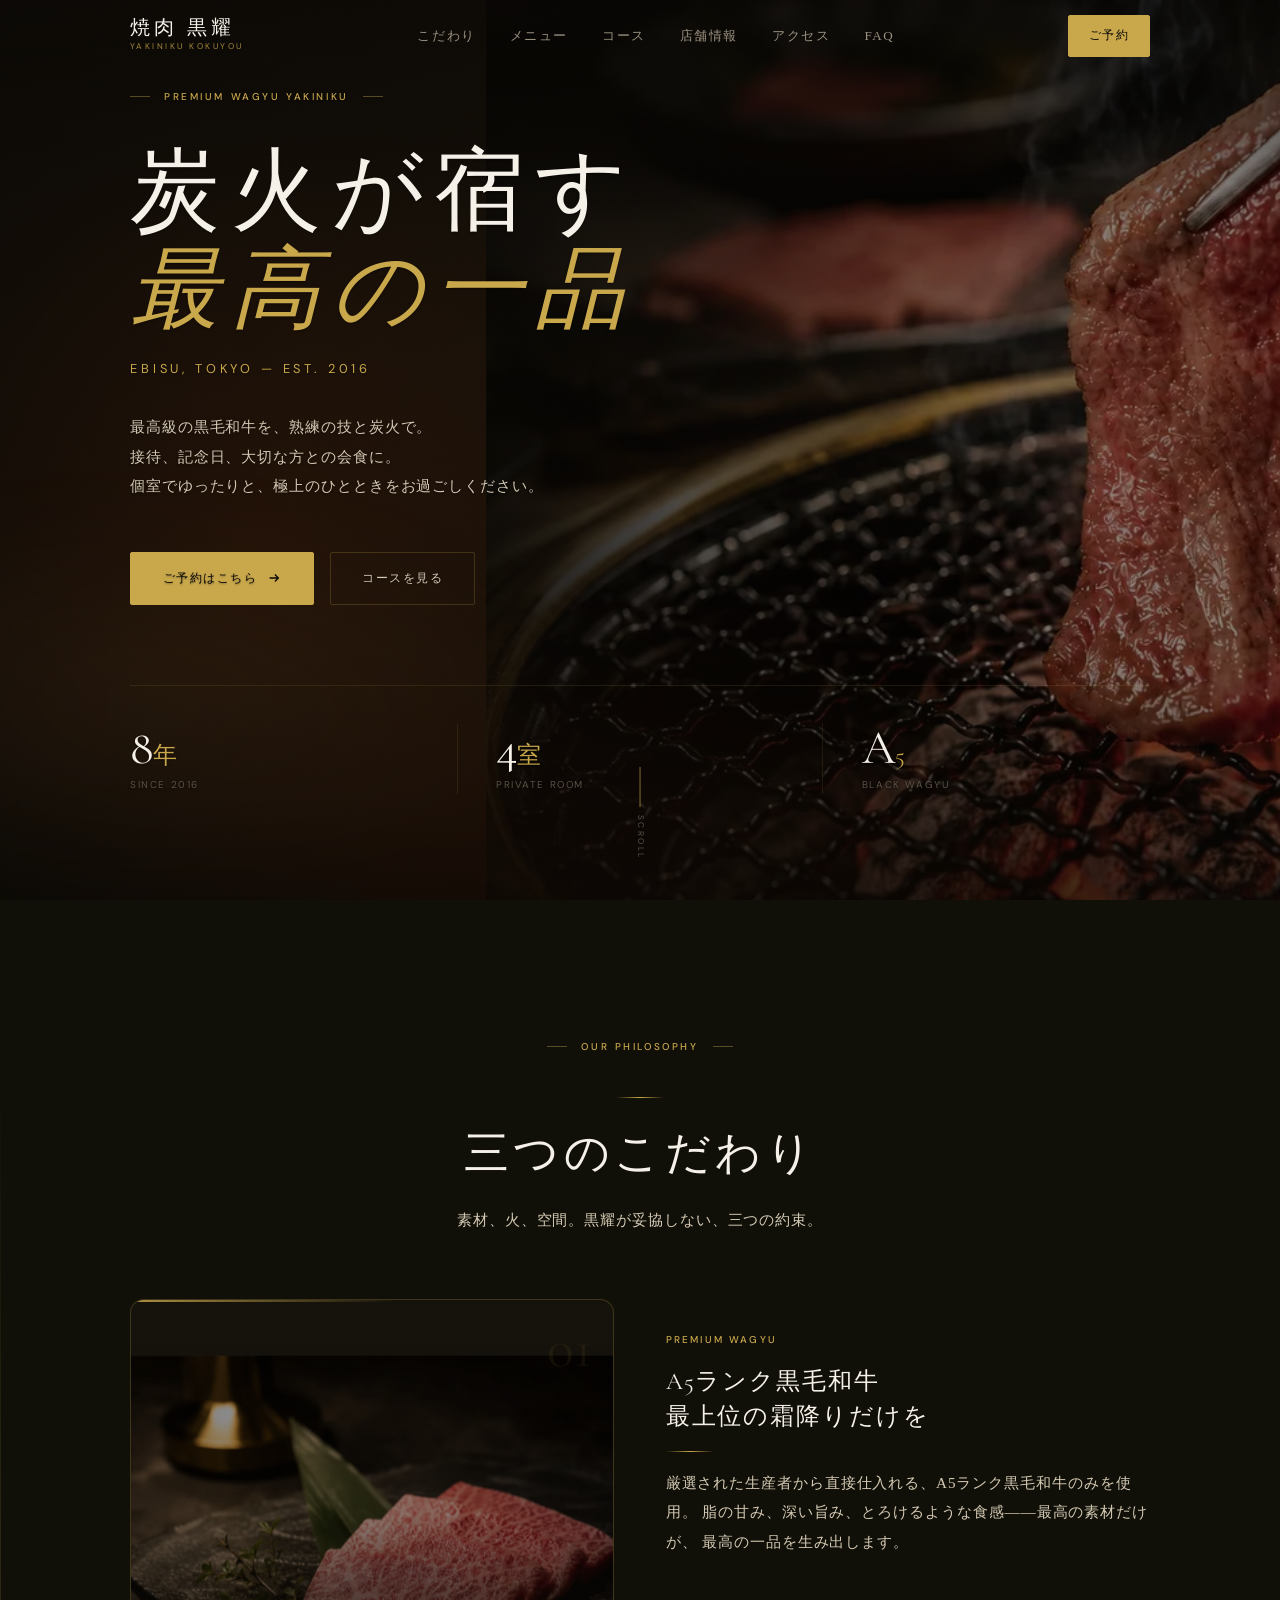
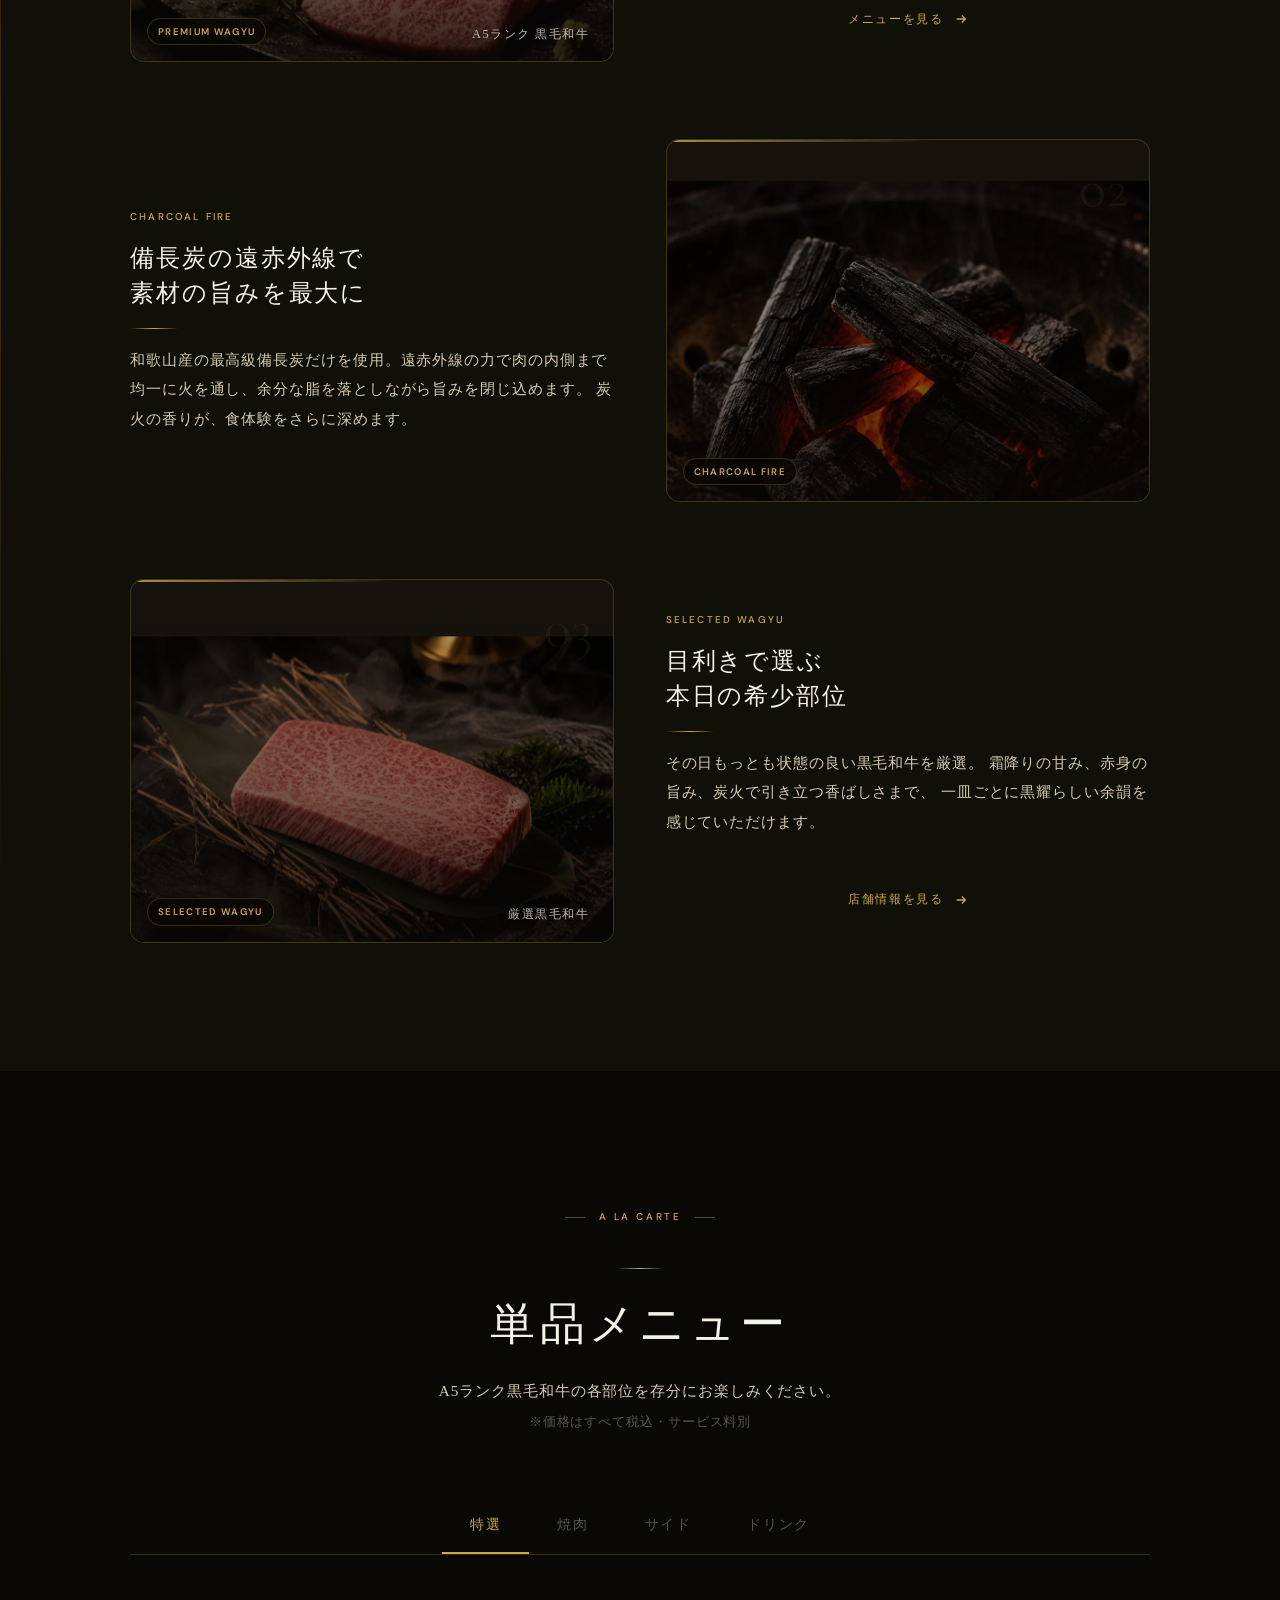
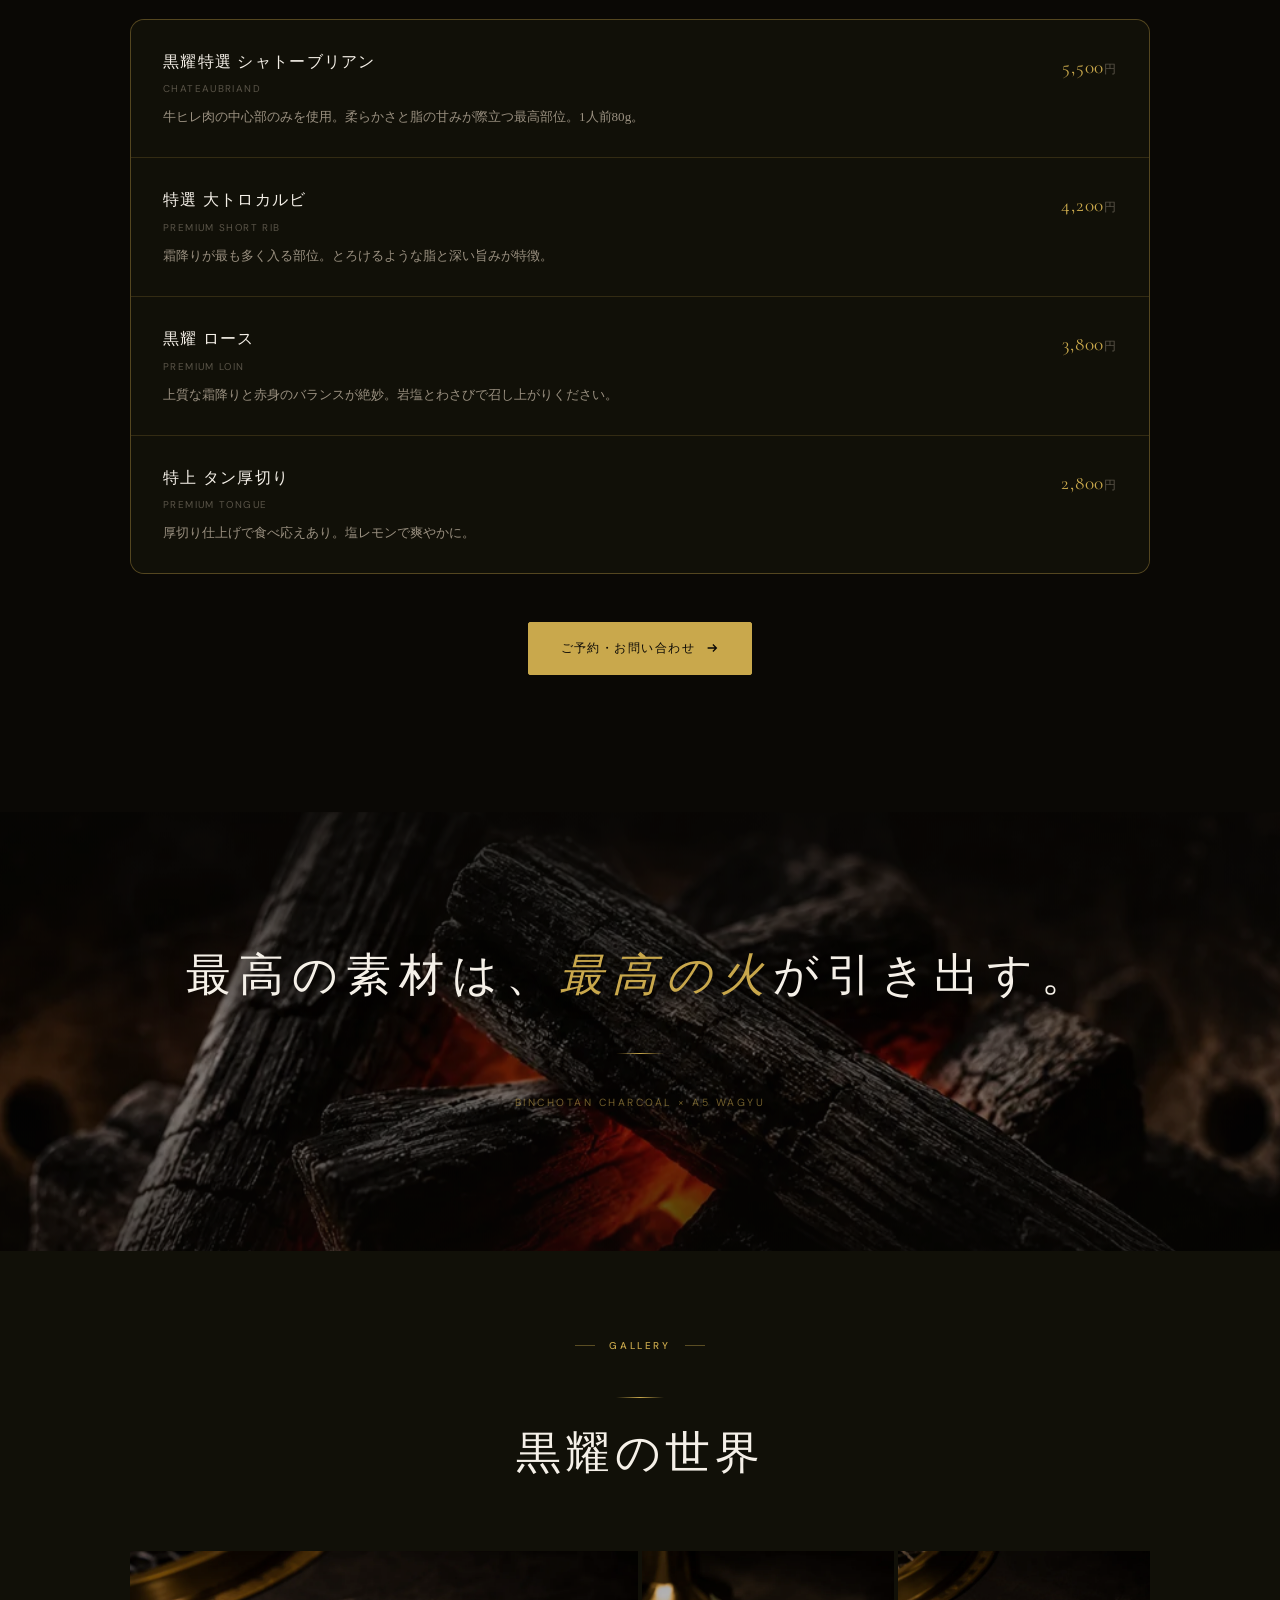
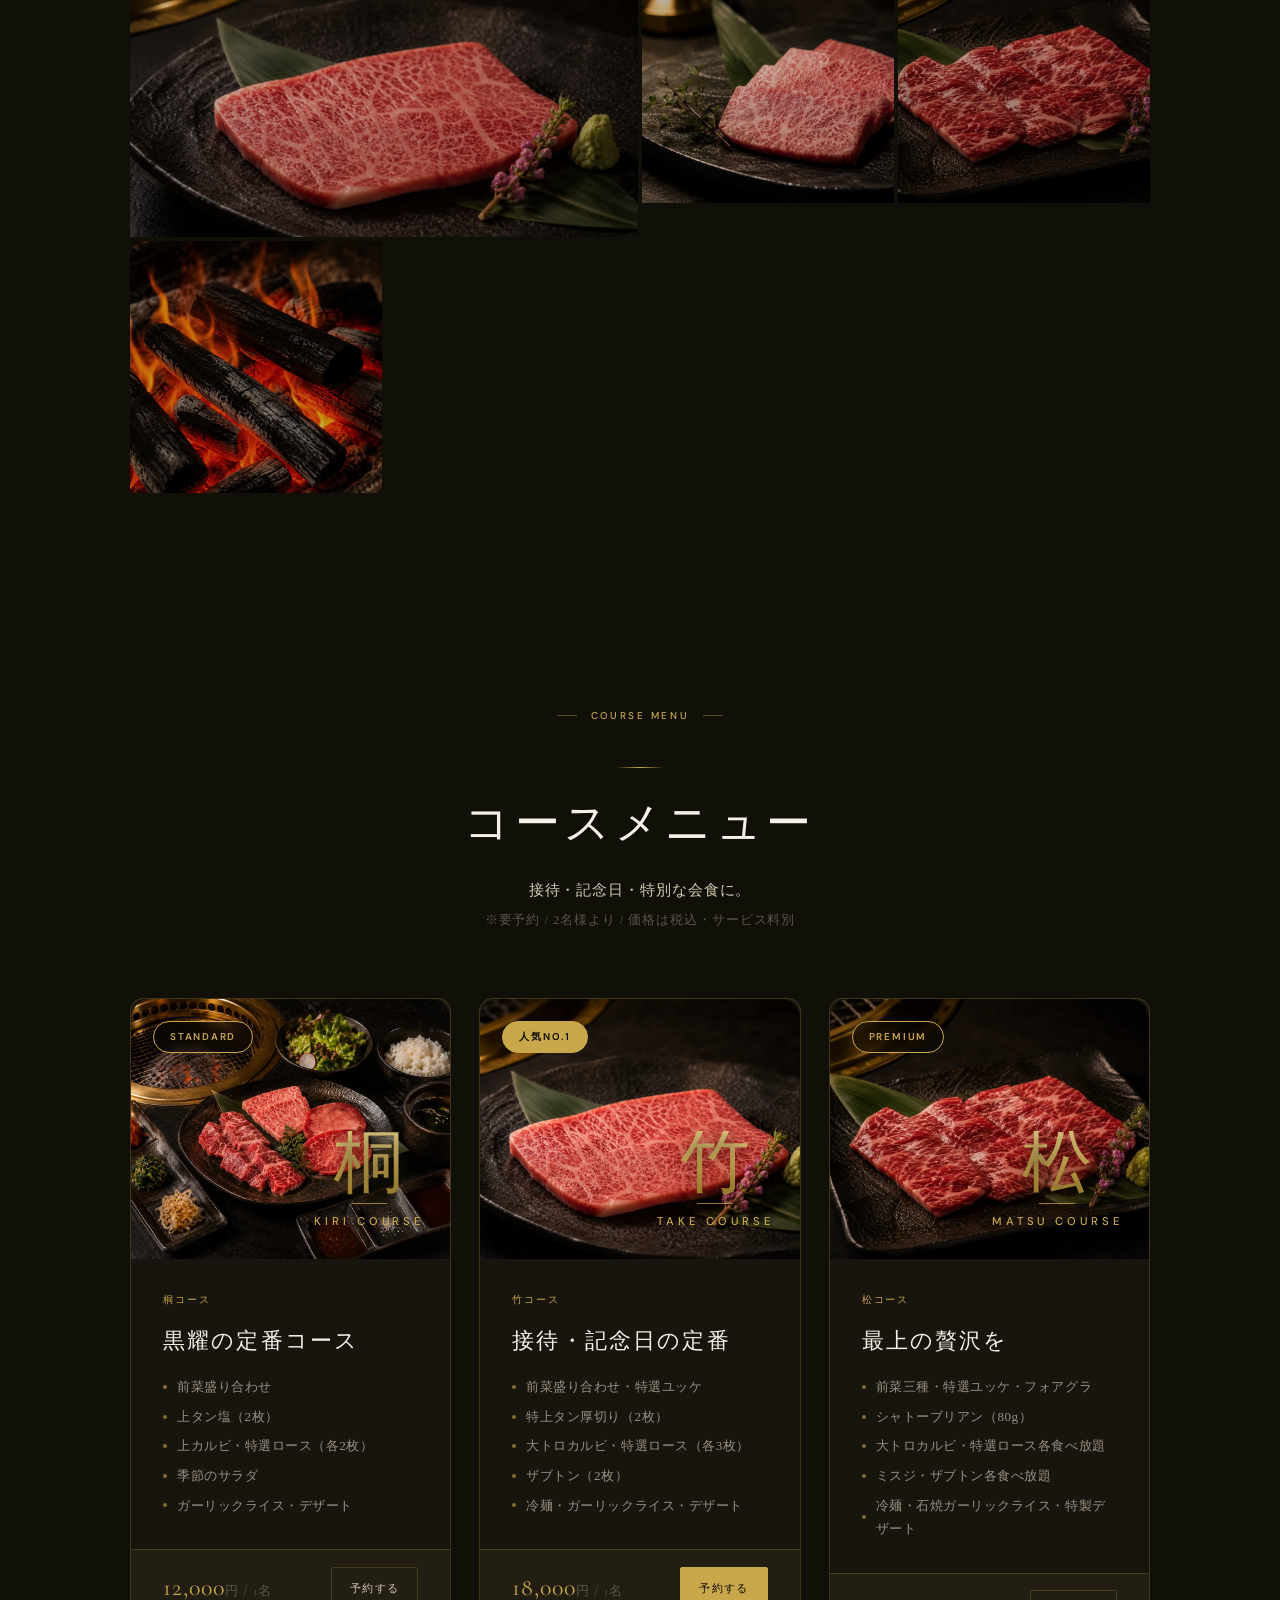
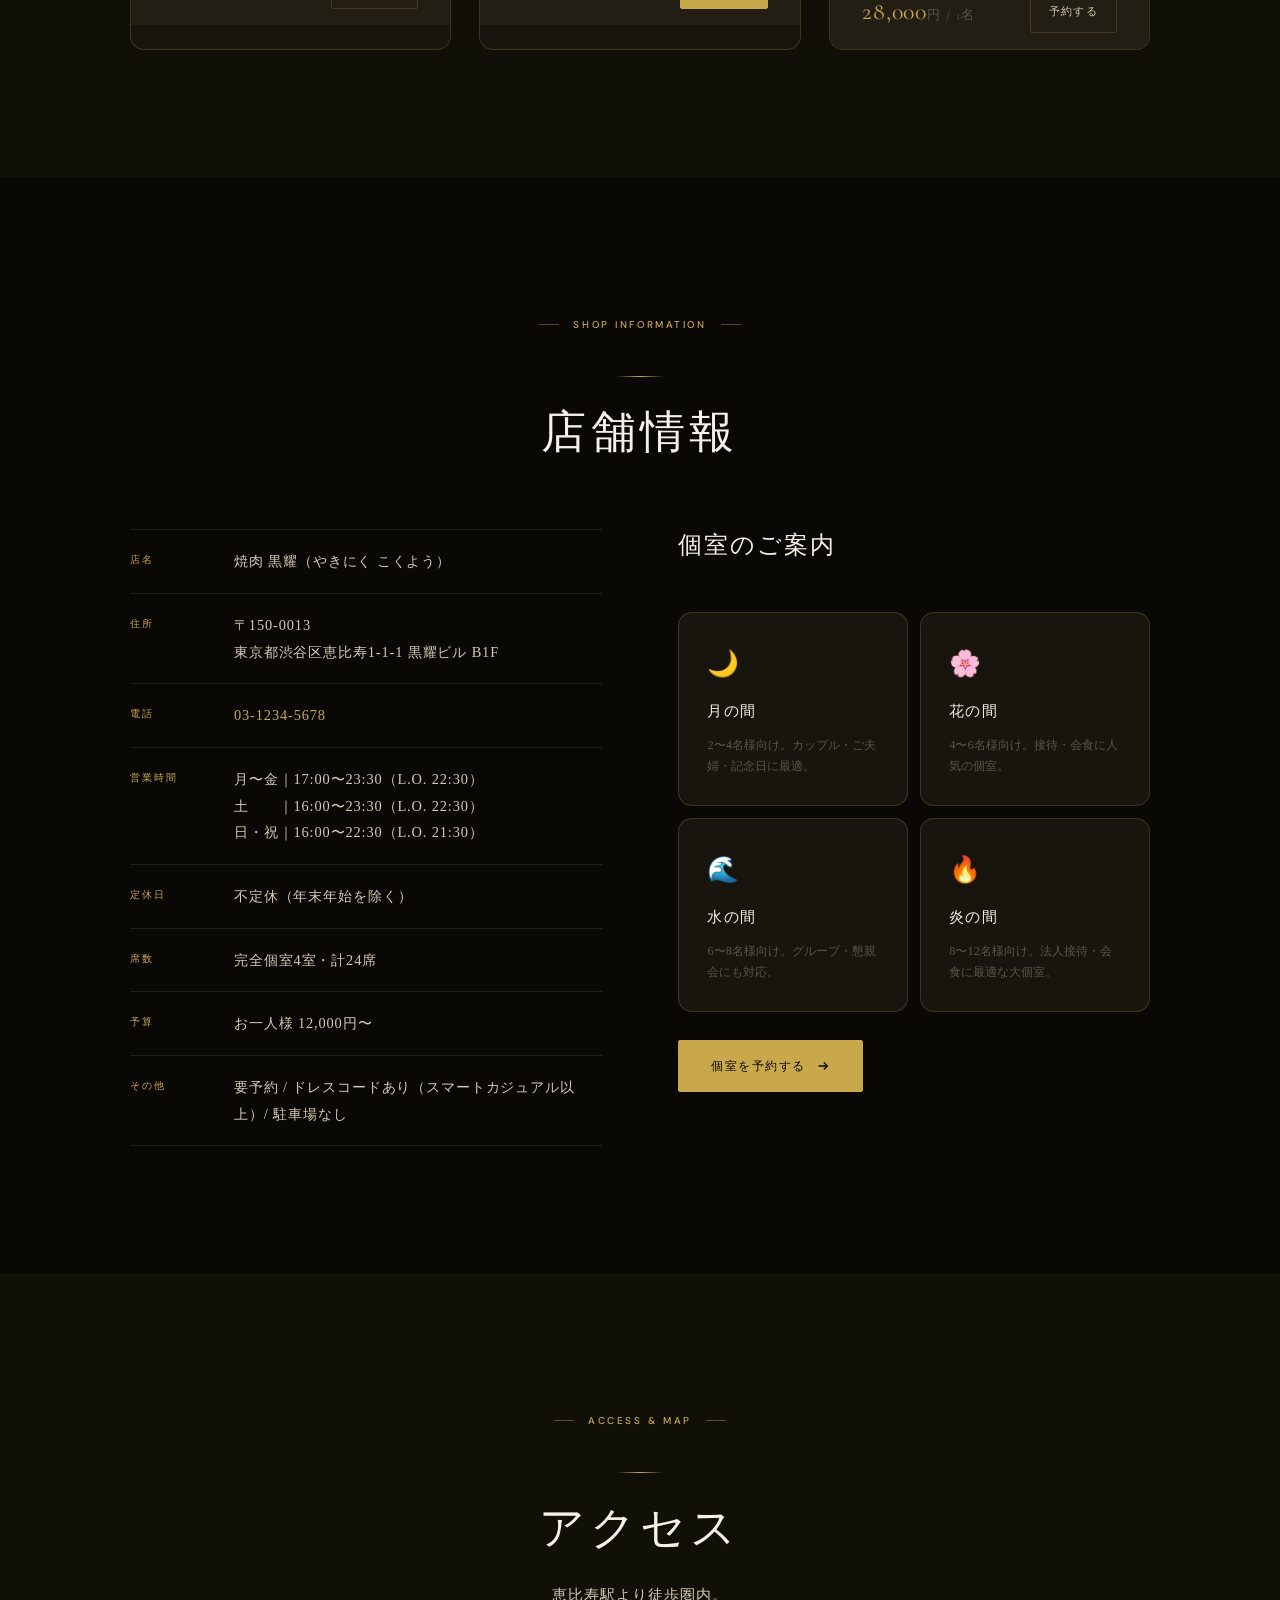
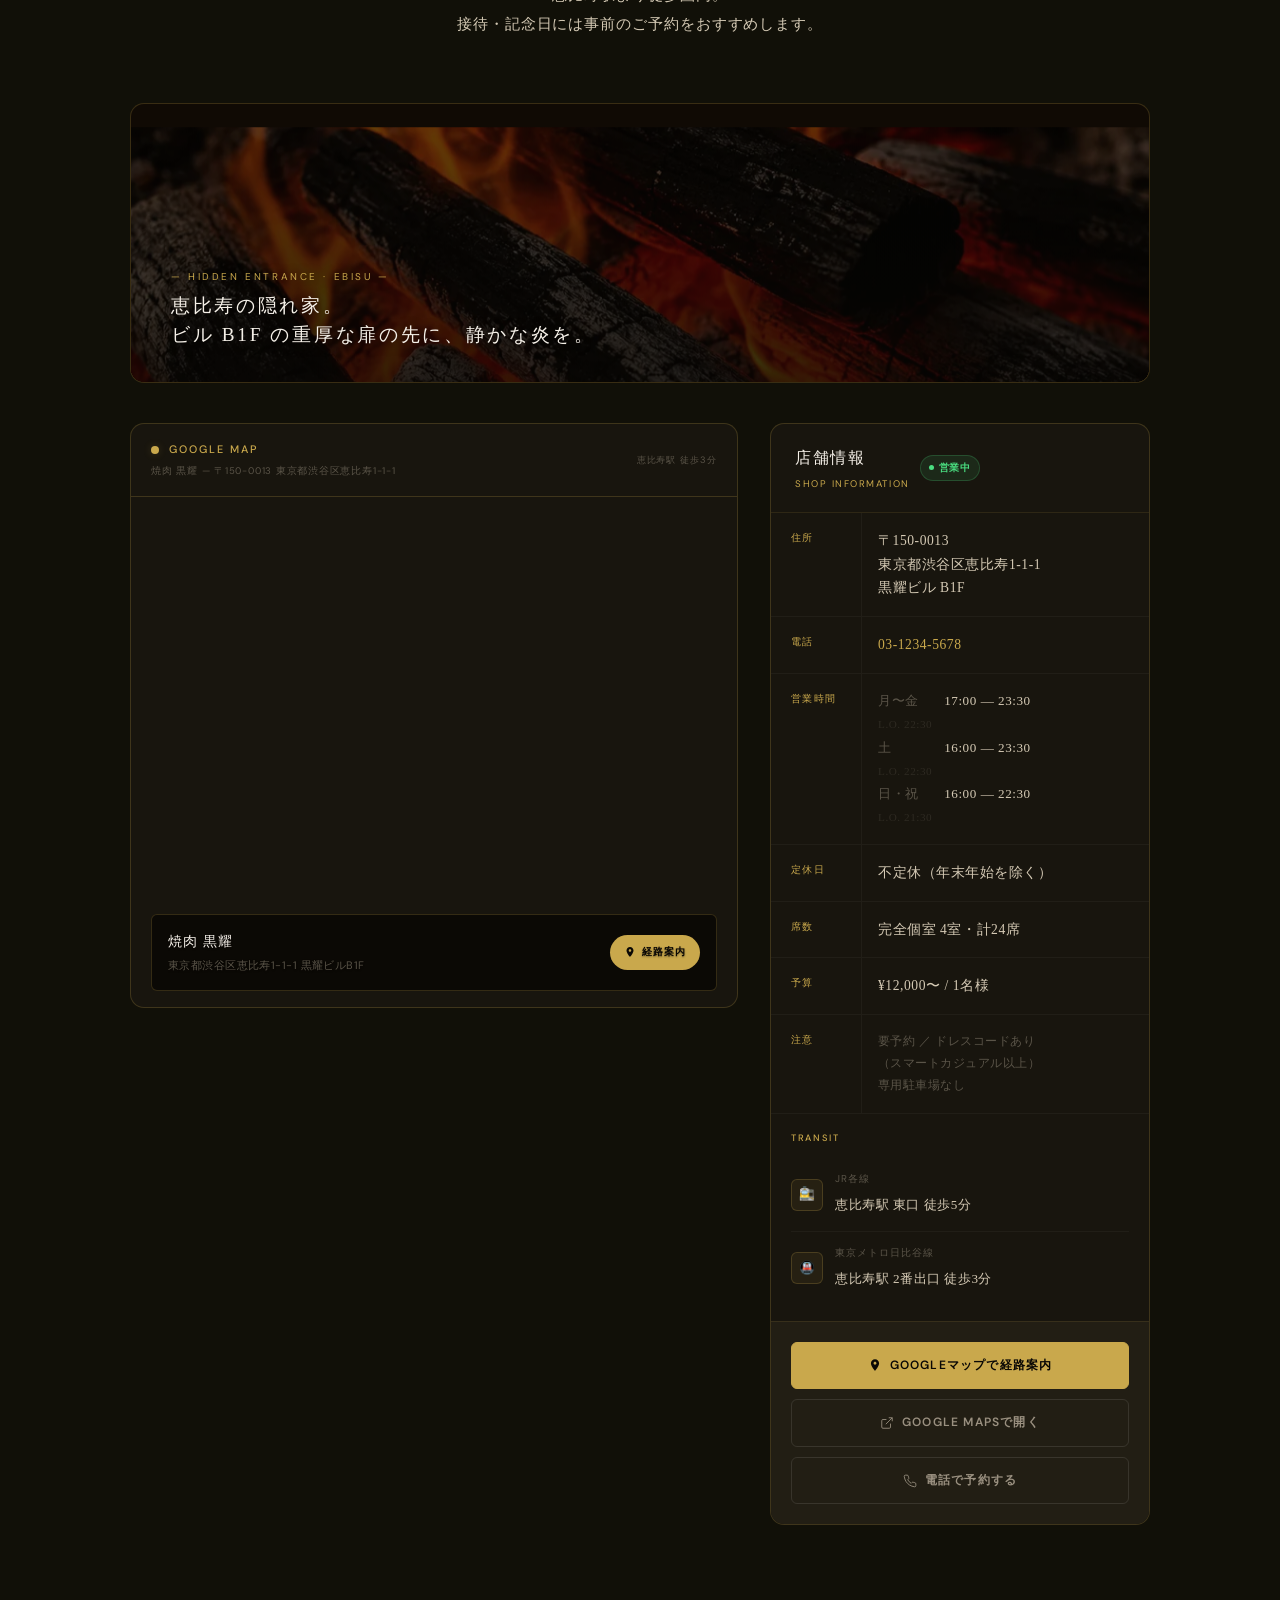
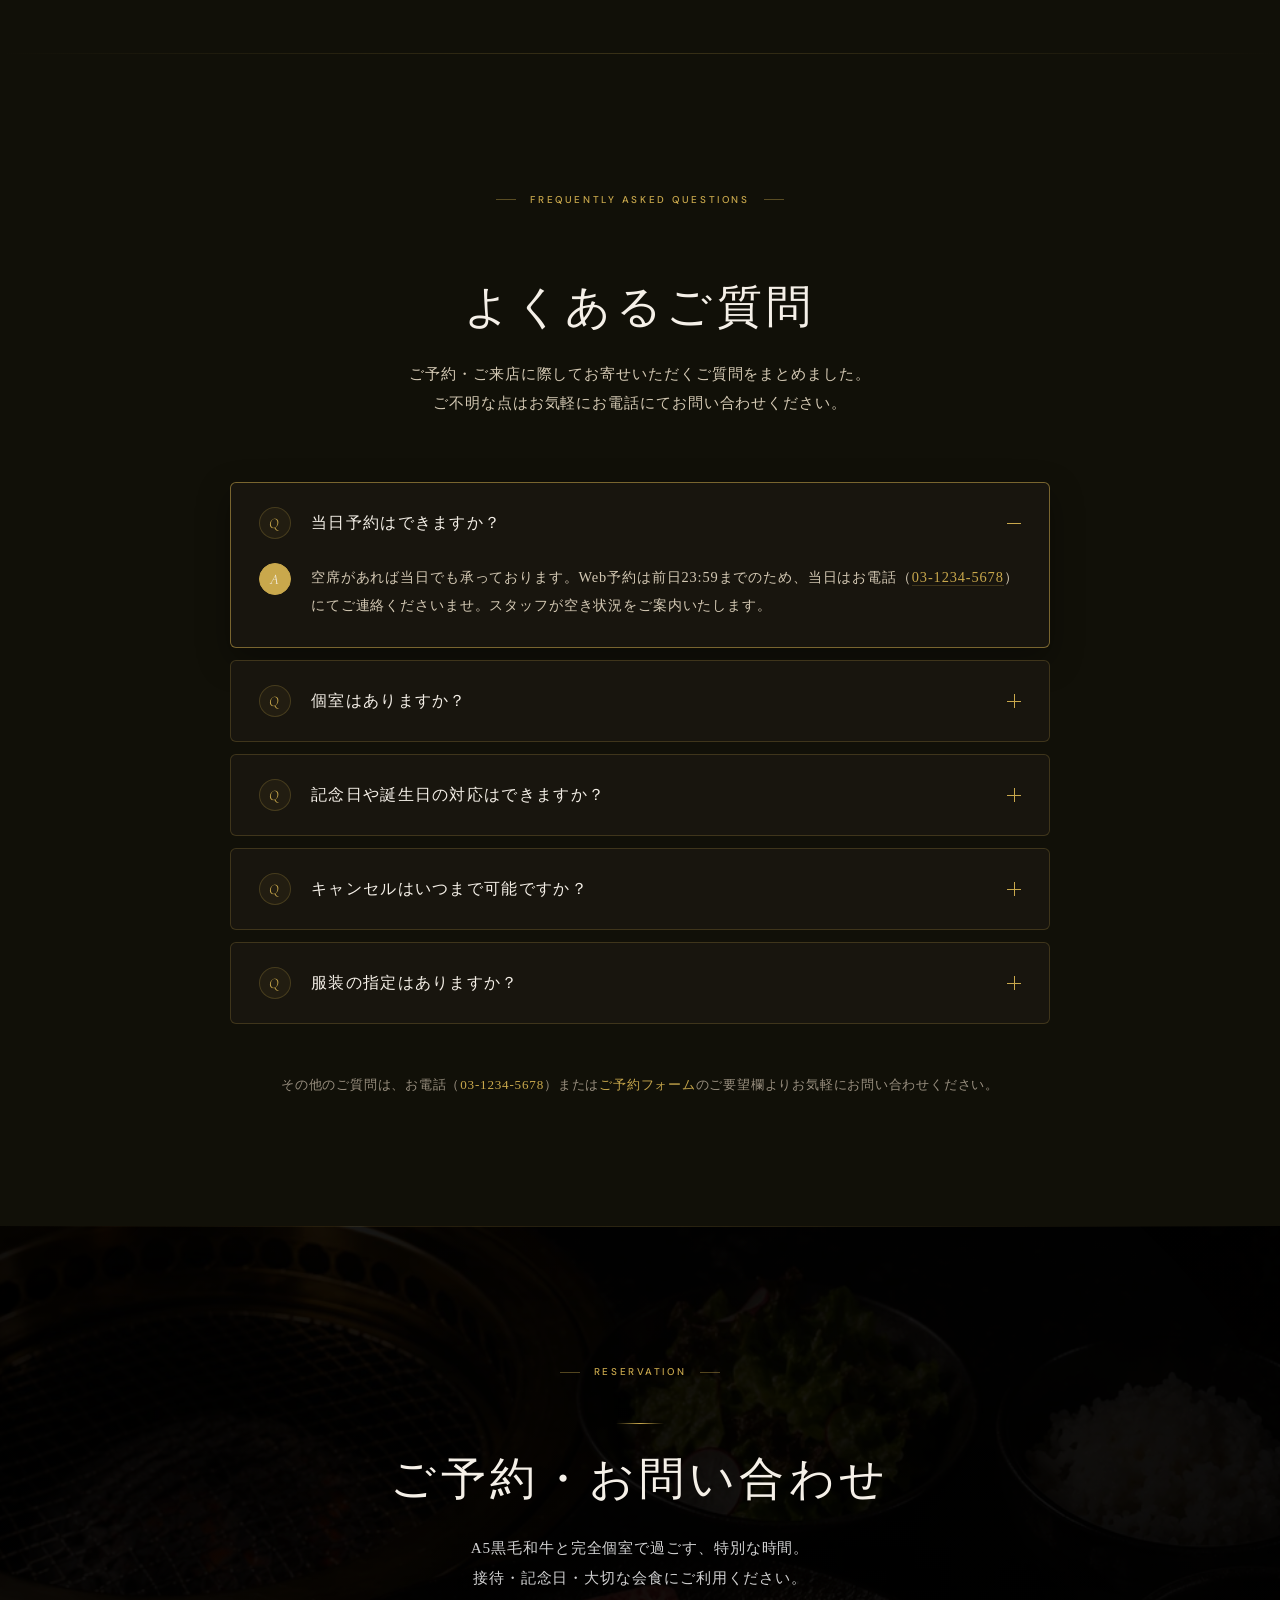
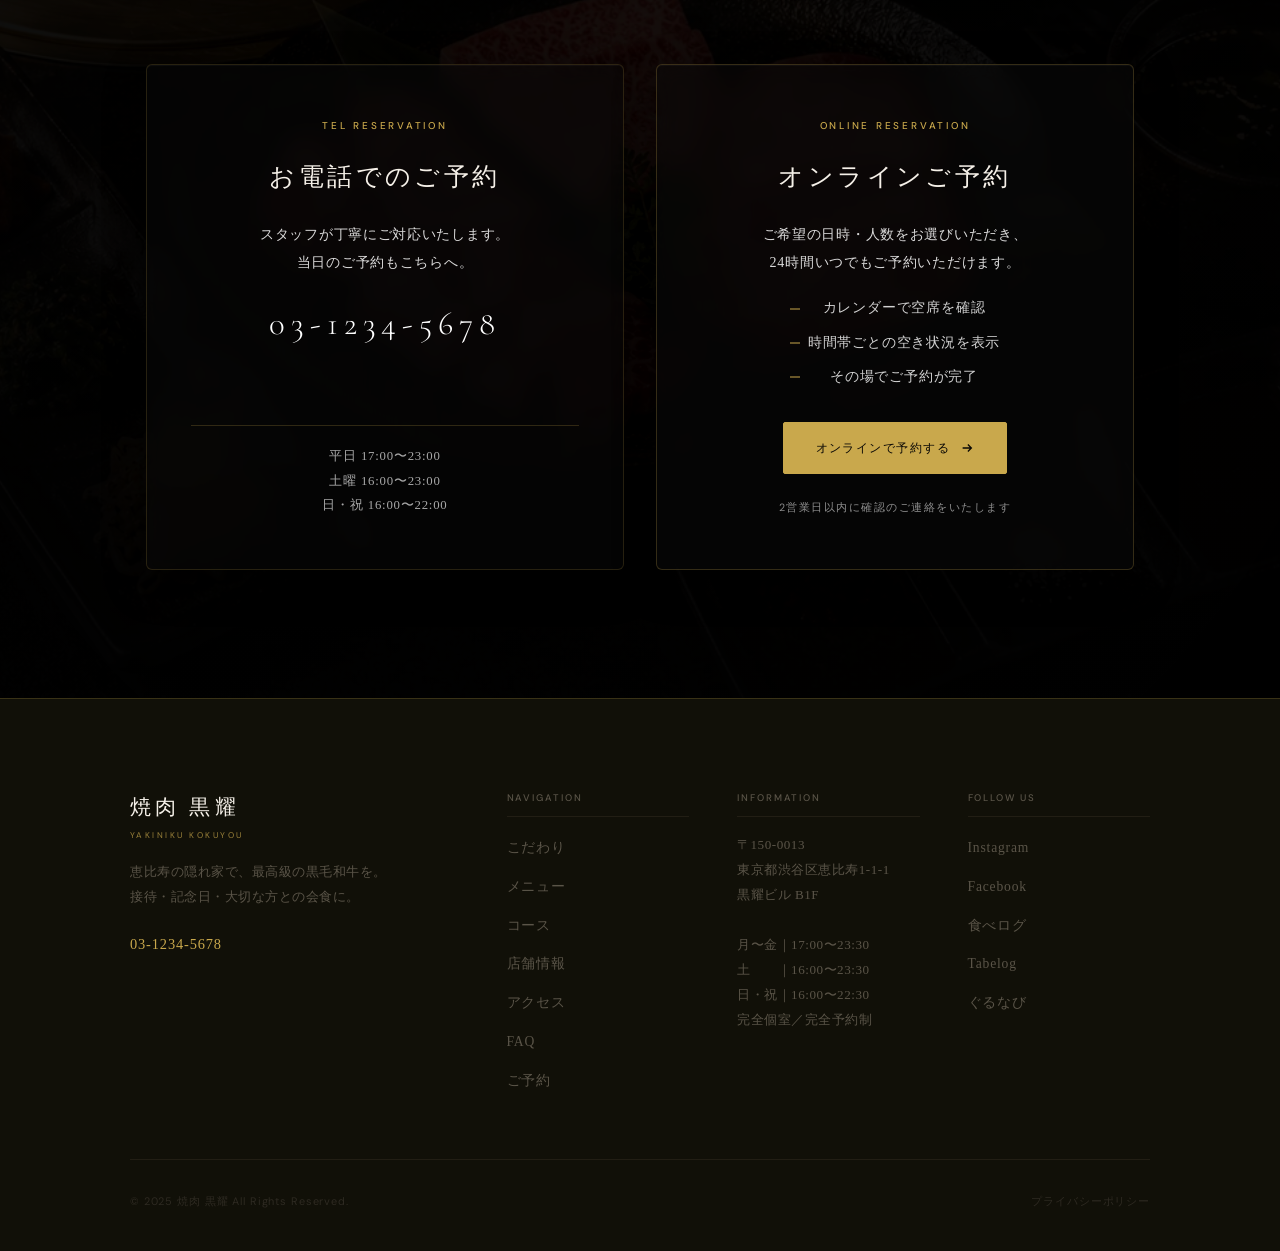
<file: index.html>
<!DOCTYPE html>
<html lang="ja">
<head>
  <meta charset="UTF-8">
  <meta name="viewport" content="width=device-width, initial-scale=1.0">
 
  <!-- SEO -->
  <title>焼肉 黒耀 | 恵比寿の高級焼肉・接待・記念日</title>
  <meta name="description" content="炭火で焼き上げる最高級黒毛和牛を個室でお楽しみください。接待・記念日・デートに最適な恵比寿の隠れ家的高級焼肉店「焼肉 黒耀」。ご予約はお電話またはWebフォームにて。">
  <meta name="keywords" content="高級焼肉,恵比寿,個室,接待,記念日,デート,黒毛和牛,炭火焼肉,黒耀">
  <link rel="canonical" href="https://yakiniku-kokuyou.jp/">
 
  <!-- OGP / SNSシェア時の表示制御。og:image はSNSカード（FB/X/LINE等）で使用される -->
  <meta property="og:type"            content="restaurant">
  <meta property="og:site_name"       content="焼肉 黒耀">
  <meta property="og:locale"          content="ja_JP">
  <meta property="og:title"           content="焼肉 黒耀 | 恵比寿の高級焼肉">
  <meta property="og:description"     content="最高級黒毛和牛を個室で。接待・記念日・デートに選ばれる恵比寿の隠れ家。">
  <meta property="og:url"             content="https://yakiniku-kokuyou.jp/">
  <meta property="og:image"           content="https://hirotonozaki.github.io/yakiniku-kokuyou/assets/images/ogp.jpg">
  <meta property="og:image:secure_url" content="https://hirotonozaki.github.io/yakiniku-kokuyou/assets/images/ogp.jpg">
  <meta property="og:image:width"     content="1200">
  <meta property="og:image:height"    content="630">
  <meta property="og:image:alt"       content="焼肉 黒耀 ― 炭火と黒毛和牛">
  <meta name="twitter:card"           content="summary_large_image">
  <meta name="twitter:title"          content="焼肉 黒耀 | 恵比寿の高級焼肉">
  <meta name="twitter:description"    content="最高級黒毛和牛を個室で。接待・記念日・デートに選ばれる恵比寿の隠れ家。">
  <meta name="twitter:image"          content="https://hirotonozaki.github.io/yakiniku-kokuyou/assets/images/ogp.jpg">
  <meta name="theme-color"            content="#0a0805">
 
  <!-- 構造化データ（Restaurant） -->
  <script type="application/ld+json">
  {
    "@context": "https://schema.org",
    "@type": "Restaurant",
    "name": "焼肉 黒耀",
    "description": "炭火で焼き上げる最高級黒毛和牛を個室でお楽しみいただける高級焼肉店。",
    "servesCuisine": "Japanese Yakiniku",
    "priceRange": "¥¥¥¥",
    "address": {
      "@type": "PostalAddress",
      "streetAddress": "恵比寿1-1-1 黒耀ビル B1F",
      "addressLocality": "渋谷区",
      "addressRegion": "東京都",
      "postalCode": "150-0013",
      "addressCountry": "JP"
    },
    "telephone": "03-1234-5678",
    "openingHours": ["Mo-Fr 17:00-23:30","Sa 16:00-23:30","Su 16:00-22:30"],
    "url": "https://yakiniku-kokuyou.jp/"
  }
  </script>
 
  <!-- 構造化データ（FAQPage）— リッチリザルト対応でSEO評価UP -->
  <script type="application/ld+json">
  {
    "@context": "https://schema.org",
    "@type": "FAQPage",
    "mainEntity": [
      {
        "@type": "Question",
        "name": "当日予約はできますか？",
        "acceptedAnswer": {
          "@type": "Answer",
          "text": "空席があれば当日でも承っております。Web予約は前日23:59までのため、当日はお電話（03-1234-5678）にてご連絡くださいませ。"
        }
      },
      {
        "@type": "Question",
        "name": "個室はありますか？",
        "acceptedAnswer": {
          "@type": "Answer",
          "text": "全席が完全個室（4室・計24席）です。2名様向けの和モダン個室から、最大10名様までご利用いただける広間まで揃えております。"
        }
      },
      {
        "@type": "Question",
        "name": "記念日や誕生日の対応はできますか？",
        "acceptedAnswer": {
          "@type": "Answer",
          "text": "メッセージプレート（無料）、生花、シャンパンのご手配、サプライズ演出までご相談を承ります。ご予約時の備考欄、もしくはお電話にてご希望をお知らせください。"
        }
      },
      {
        "@type": "Question",
        "name": "キャンセルはいつまで可能ですか？",
        "acceptedAnswer": {
          "@type": "Answer",
          "text": "前日18:00までは無料でキャンセル可能です。それ以降はキャンセル料が発生いたします（前日18:00以降・当日50%、無連絡100%）。"
        }
      },
      {
        "@type": "Question",
        "name": "服装の指定はありますか？",
        "acceptedAnswer": {
          "@type": "Answer",
          "text": "ドレスコードは特に設けておりませんが、スマートカジュアル以上を推奨しております。短パン・サンダル等でのご来店はご遠慮いただいております。"
        }
      }
    ]
  }
  </script>
 
  <!-- Google Fonts -->
  <link rel="preconnect" href="https://fonts.googleapis.com">
  <link rel="preconnect" href="https://fonts.gstatic.com" crossorigin>
  <link href="https://fonts.googleapis.com/css2?family=Cormorant+Garamond:ital,wght@0,300;0,400;0,500;1,300;1,400&family=DM+Sans:opsz,wght@9..40,300;9..40,400;9..40,500&display=swap" rel="stylesheet">
 
  <link rel="stylesheet" href="css/style.css">

</head>
<body>
 
<!-- ========================================================
  HEADER
======================================================== -->
<header class="site-header" id="site-header" role="banner">
  <div class="container header__inner">
 
    <a href="#" class="header__logo" aria-label="焼肉 黒耀 トップへ">
      <span class="header__logo-ja">焼肉 黒耀</span>
      <span class="header__logo-en">Yakiniku Kokuyou</span>
    </a>
 
    <nav class="header__nav" aria-label="グローバルナビゲーション">
      <a href="#concept" class="header__nav-link">こだわり</a>
      <a href="#menu"    class="header__nav-link">メニュー</a>
      <a href="#course"  class="header__nav-link">コース</a>
      <a href="#info"    class="header__nav-link">店舗情報</a>
      <a href="#access"  class="header__nav-link">アクセス</a>
      <a href="#faq"     class="header__nav-link">FAQ</a>
    </nav>
 
    <div class="header__actions">
      <a href="reserve.html" class="header__cta btn btn--gold btn--sm">
        ご予約
      </a>
      <button
        id="hamburger"
        class="header__hbg"
        type="button"
        aria-label="メニューを開く"
        aria-expanded="false"
        aria-controls="drawer"
      >
        <span class="hbg-l" aria-hidden="true"></span>
        <span class="hbg-l" aria-hidden="true"></span>
        <span class="hbg-l" aria-hidden="true"></span>
      </button>
    </div>
 
  </div>
</header>
 
<!-- ドロワー -->
<nav id="drawer" class="drawer" aria-label="モバイルナビゲーション">
  <a href="#concept" class="drawer__link">こだわり</a>
  <a href="#menu"    class="drawer__link">メニュー</a>
  <a href="#course"  class="drawer__link">コース</a>
  <a href="#info"    class="drawer__link">店舗情報</a>
  <a href="#access"  class="drawer__link">アクセス</a>
  <a href="#faq"     class="drawer__link">FAQ</a>
  <a href="reserve.html" class="drawer__link">ご予約</a>
  <div class="drawer__cta">
    <a href="reserve.html" class="btn btn--gold">ご予約・お問い合わせ</a>
  </div>
</nav>
 
<main id="main" tabindex="-1">
 
<!-- ========================================================
  HERO
======================================================== -->
<section class="hero" aria-label="メインビジュアル">
 
  <!-- シネマ感アトモスフィア層：vignette ＋ スモークドリフト ＋ ember 脈動 -->
  <div class="hero__atmosphere" aria-hidden="true"></div>
 
  <!-- 右写真エリア（デスクトップのみ） -->
  <div class="hero__img-wrap" aria-hidden="true">
    <div class="hero__img-bg"></div>
  </div>
 
  <div class="container hero__inner">
    <div class="hero__label label" data-reveal="fade">
      Premium Wagyu Yakiniku
    </div>
 
    <h1 class="t-display hero__title">
      <span class="hero__title-line">炭火が宿す</span>
      <span class="hero__title-line hero__title-line--accent">最高の一品</span>
    </h1>
 
    <p class="hero__subtitle">Ebisu, Tokyo — Est. 2016</p>
 
    <p class="t-body hero__copy">
      最高級の黒毛和牛を、熟練の技と炭火で。<br>
      接待、記念日、大切な方との会食に。<br>
      個室でゆったりと、極上のひとときをお過ごしください。
    </p>
 
    <div class="hero__actions">
      <a href="reserve.html" class="btn btn--gold">
        ご予約はこちら
        <svg class="btn__arr" viewBox="0 0 16 16" fill="none" stroke="currentColor" stroke-width="1.5" aria-hidden="true">
          <path d="M3 8h10M9 4l4 4-4 4"/>
        </svg>
      </a>
      <a href="#course" class="btn btn--outline">コースを見る</a>
    </div>
 
    <!-- 実績バッジ -->
    <div class="hero__stats" data-reveal="fade" data-delay="2">
      <div class="hero__stat">
        <span class="hero__stat-num">8<span class="hero__stat-num--accent">年</span></span>
        <span class="hero__stat-label">Since 2016</span>
      </div>
      <div class="hero__stat">
        <span class="hero__stat-num">4<span class="hero__stat-num--accent">室</span></span>
        <span class="hero__stat-label">Private Room</span>
      </div>
      <div class="hero__stat">
        <span class="hero__stat-num">A<span class="hero__stat-num--accent">5</span></span>
        <span class="hero__stat-label">Black Wagyu</span>
      </div>
    </div>
  </div>
 
  <div class="hero__scroll" aria-hidden="true">
    <span class="hero__scroll-bar"></span>
    <span class="hero__scroll-txt">Scroll</span>
  </div>
</section>
 
<!-- ========================================================
  CONCEPT（こだわり）
======================================================== -->
<section class="section concept" id="concept" aria-labelledby="concept-heading">
  <div class="container">
    <div class="sec-head">
      <p class="label" data-reveal>Our Philosophy</p>
      <div class="gold-rule" data-reveal data-delay="1"></div>
      <h2 class="t-h2" data-reveal data-delay="2" id="concept-heading">三つのこだわり</h2>
      <p class="t-body" data-reveal data-delay="3" class="lead-narrow">
        素材、火、空間。黒耀が妥協しない、三つの約束。
      </p>
    </div>
 
    <div class="concept-grid">
 
      <!-- こだわり01 -->
      <div class="concept-item">
        <div class="concept-item__vis" data-reveal="left">
          <div class="concept-item__photo cp-wagyu parallax-photo"></div>
          <div class="concept-item__overlay"></div>
          <div class="concept-item__num" style="--sp:20px">01</div>
          <div class="concept-item__tag">Premium Wagyu</div>
          <!-- 牛イラスト -->
          <div class="concept-item__vis-text">
            <p class="img-caption">A5ランク 黒毛和牛</p>
          </div>
        </div>
        <div class="concept-item__text" data-reveal="right">
          <span class="concept-item__en">Premium Wagyu</span>
          <h3 class="t-h3">A5ランク黒毛和牛<br>最上位の霜降りだけを</h3>
          <div class="gold-rule gold-rule--flush"></div>
          <p class="t-body">
            厳選された生産者から直接仕入れる、A5ランク黒毛和牛のみを使用。
            脂の甘み、深い旨み、とろけるような食感——最高の素材だけが、
            最高の一品を生み出します。
          </p>
          <a href="#menu" class="btn btn--text">
            メニューを見る
            <svg class="btn__arr" viewBox="0 0 16 16" fill="none" stroke="currentColor" stroke-width="1.5" aria-hidden="true">
              <path d="M3 8h10M9 4l4 4-4 4"/>
            </svg>
          </a>
        </div>
      </div>
 
      <!-- こだわり02 -->
      <div class="concept-item">
        <div class="concept-item__vis" data-reveal="right">
          <div class="concept-item__photo cp-charcoal parallax-photo"></div>
          <div class="concept-item__overlay"></div>
          <div class="concept-item__num">02</div>
          <div class="concept-item__tag">Charcoal Fire</div>
          <!-- 炭火イラスト -->
          <svg viewBox="0 0 260 200" width="220" height="170" fill="none" xmlns="http://www.w3.org/2000/svg">
            <rect x="40" y="140" width="180" height="30" rx="4" fill="rgba(30,10,2,.9)" stroke="rgba(201,168,76,.2)" stroke-width="1"/>
            <rect x="55" y="145" width="30" height="16" rx="3" fill="rgba(200,60,10,.35)"/>
            <rect x="98" y="143" width="25" height="16" rx="3" fill="rgba(180,50,8,.3)"/>
            <rect x="138" y="145" width="28" height="16" rx="3" fill="rgba(200,60,10,.32)"/>
            <rect x="178" y="143" width="24" height="16" rx="3" fill="rgba(160,45,7,.28)"/>
            <path d="M 90 130 Q 92 100 100 85 Q 106 105 112 90 Q 116 112 120 98 Q 124 118 126 105 Q 130 125 128 140 Q 115 148 105 145 Q 92 142 85 135 Z" fill="rgba(220,80,15,.3)"/>
            <path d="M 105 125 Q 108 105 114 95 Q 118 110 120 100 Q 124 115 122 128 Q 116 138 110 136 Z" fill="rgba(240,140,30,.2)"/>
            <path d="M 150 128 Q 153 105 160 92 Q 165 108 168 97 Q 171 113 170 126 Q 165 136 158 134 Z" fill="rgba(220,80,15,.28)"/>
            <circle cx="80" cy="125" r="2.5" fill="rgba(240,160,40,.45)"/>
            <circle cx="145" cy="120" r="2" fill="rgba(240,160,40,.4)"/>
            <circle cx="185" cy="127" r="1.5" fill="rgba(240,160,40,.35)"/>
            <text x="130" y="185" text-anchor="middle" font-family="serif" font-size="11" fill="rgba(201,168,76,.4)" letter-spacing="3">BINCHOTAN</text>
          </svg>
        </div>
        <div class="concept-item__text" data-reveal="left">
          <span class="concept-item__en">Charcoal Fire</span>
          <h3 class="t-h3">備長炭の遠赤外線で<br>素材の旨みを最大に</h3>
          <div class="gold-rule gold-rule--flush"></div>
          <p class="t-body">
            和歌山産の最高級備長炭だけを使用。遠赤外線の力で肉の内側まで
            均一に火を通し、余分な脂を落としながら旨みを閉じ込めます。
            炭火の香りが、食体験をさらに深めます。
          </p>
        </div>
      </div>
 
      <!-- こだわり03 -->
      <div class="concept-item">
        <div class="concept-item__vis" data-reveal="left">
          <div class="concept-item__photo cp-room parallax-photo"></div>
          <div class="concept-item__overlay"></div>
          <div class="concept-item__num">03</div>
          <div class="concept-item__tag">Selected Wagyu</div>
          <!-- 厳選和牛イメージ -->
          <div class="concept-item__vis-text">
            <p class="img-caption">厳選黒毛和牛</p>
          </div>
        </div>
        <div class="concept-item__text" data-reveal="right">
          <span class="concept-item__en">Selected Wagyu</span>
          <h3 class="t-h3">目利きで選ぶ<br>本日の希少部位</h3>
          <div class="gold-rule gold-rule--flush"></div>
          <p class="t-body">
            その日もっとも状態の良い黒毛和牛を厳選。
            霜降りの甘み、赤身の旨み、炭火で引き立つ香ばしさまで、
            一皿ごとに黒耀らしい余韻を感じていただけます。
          </p>
          <a href="#info" class="btn btn--text">
            店舗情報を見る
            <svg class="btn__arr" viewBox="0 0 16 16" fill="none" stroke="currentColor" stroke-width="1.5" aria-hidden="true">
              <path d="M3 8h10M9 4l4 4-4 4"/>
            </svg>
          </a>
        </div>
      </div>
 
    </div>
  </div>
</section>
 
<!-- ========================================================
  MENU（単品メニュー）
======================================================== -->
<section class="section menu-sec" id="menu" aria-labelledby="menu-heading">
  <div class="container">
    <div class="sec-head">
      <p class="label" data-reveal>A La Carte</p>
      <div class="gold-rule" data-reveal data-delay="1"></div>
      <h2 class="t-h2" data-reveal data-delay="2" id="menu-heading">単品メニュー</h2>
      <p class="t-body" data-reveal data-delay="3" class="lead-narrow--440">
        A5ランク黒毛和牛の各部位を存分にお楽しみください。<br>
        <small class="txt-note">※価格はすべて税込・サービス料別</small>
      </p>
    </div>
 
    <!-- タブ -->
    <div class="menu-tabs" role="tablist" aria-label="メニューカテゴリ">
      <button class="menu-tab is-active" role="tab" aria-selected="true"  data-panel="panel-premium">特選</button>
      <button class="menu-tab"           role="tab" aria-selected="false" data-panel="panel-niku">焼肉</button>
      <button class="menu-tab"           role="tab" aria-selected="false" data-panel="panel-side">サイド</button>
      <button class="menu-tab"           role="tab" aria-selected="false" data-panel="panel-drink">ドリンク</button>
    </div>
 
    <!-- 特選 -->
    <div id="panel-premium" class="menu-panel is-active" role="tabpanel">
      <div class="menu-grid" data-reveal>
        <div class="menu-item">
          <div class="menu-item__body">
            <h3 class="menu-item__name">黒耀特選 シャトーブリアン</h3>
            <span class="menu-item__name-en">Chateaubriand</span>
            <p class="menu-item__desc">牛ヒレ肉の中心部のみを使用。柔らかさと脂の甘みが際立つ最高部位。1人前80g。</p>
          </div>
          <div class="menu-item__price">5,500<span>円</span></div>
        </div>
        <div class="menu-item">
          <div class="menu-item__body">
            <h3 class="menu-item__name">特選 大トロカルビ</h3>
            <span class="menu-item__name-en">Premium Short Rib</span>
            <p class="menu-item__desc">霜降りが最も多く入る部位。とろけるような脂と深い旨みが特徴。</p>
          </div>
          <div class="menu-item__price">4,200<span>円</span></div>
        </div>
        <div class="menu-item">
          <div class="menu-item__body">
            <h3 class="menu-item__name">黒耀 ロース</h3>
            <span class="menu-item__name-en">Premium Loin</span>
            <p class="menu-item__desc">上質な霜降りと赤身のバランスが絶妙。岩塩とわさびで召し上がりください。</p>
          </div>
          <div class="menu-item__price">3,800<span>円</span></div>
        </div>
        <div class="menu-item">
          <div class="menu-item__body">
            <h3 class="menu-item__name">特上 タン厚切り</h3>
            <span class="menu-item__name-en">Premium Tongue</span>
            <p class="menu-item__desc">厚切り仕上げで食べ応えあり。塩レモンで爽やかに。</p>
          </div>
          <div class="menu-item__price">2,800<span>円</span></div>
        </div>
      </div>
    </div>
 
    <!-- 焼肉 -->
    <div id="panel-niku" class="menu-panel" role="tabpanel">
      <div class="menu-grid" data-reveal>
        <div class="menu-item">
          <div class="menu-item__body">
            <h3 class="menu-item__name">上カルビ</h3>
            <span class="menu-item__name-en">Prime Short Rib</span>
            <p class="menu-item__desc">黒毛和牛の上質なカルビ。甘めのタレがよく合います。</p>
          </div>
          <div class="menu-item__price">2,200<span>円</span></div>
        </div>
        <div class="menu-item">
          <div class="menu-item__body">
            <h3 class="menu-item__name">ミスジ</h3>
            <span class="menu-item__name-en">Chuck Flap</span>
            <p class="menu-item__desc">肩甲骨周りの希少部位。きめ細やかな霜降りが特徴。</p>
          </div>
          <div class="menu-item__price">2,800<span>円</span></div>
        </div>
        <div class="menu-item">
          <div class="menu-item__body">
            <h3 class="menu-item__name">ザブトン</h3>
            <span class="menu-item__name-en">Chuck Rib</span>
            <p class="menu-item__desc">上質な脂がのった希少部位。口の中でとろける食感。</p>
          </div>
          <div class="menu-item__price">3,200<span>円</span></div>
        </div>
        <div class="menu-item">
          <div class="menu-item__body">
            <h3 class="menu-item__name">ランプ</h3>
            <span class="menu-item__name-en">Rump</span>
            <p class="menu-item__desc">赤身の旨みが凝縮。あっさりとした後味。</p>
          </div>
          <div class="menu-item__price">1,900<span>円</span></div>
        </div>
      </div>
    </div>
 
    <!-- サイド -->
    <div id="panel-side" class="menu-panel" role="tabpanel">
      <div class="menu-grid" data-reveal>
        <div class="menu-item">
          <div class="menu-item__body">
            <h3 class="menu-item__name">石焼ガーリックライス</h3>
            <span class="menu-item__name-en">Stone Garlic Rice</span>
            <p class="menu-item__desc">香ばしいにんにくとバターの風味豊かな逸品。</p>
          </div>
          <div class="menu-item__price">1,100<span>円</span></div>
        </div>
        <div class="menu-item">
          <div class="menu-item__body">
            <h3 class="menu-item__name">特選ユッケ</h3>
            <span class="menu-item__name-en">Premium Yukhoe</span>
            <p class="menu-item__desc">新鮮なA5和牛を使用した本格ユッケ。</p>
          </div>
          <div class="menu-item__price">1,800<span>円</span></div>
        </div>
        <div class="menu-item">
          <div class="menu-item__body">
            <h3 class="menu-item__name">季節の韓国式冷麺</h3>
            <span class="menu-item__name-en">Korean Cold Noodle</span>
            <p class="menu-item__desc">すっきりとしたスープで焼肉の締めに。</p>
          </div>
          <div class="menu-item__price">1,300<span>円</span></div>
        </div>
        <div class="menu-item">
          <div class="menu-item__body">
            <h3 class="menu-item__name">季節のサラダ</h3>
            <span class="menu-item__name-en">Seasonal Salad</span>
            <p class="menu-item__desc">旬の野菜を使ったさっぱりとしたサラダ。</p>
          </div>
          <div class="menu-item__price">880<span>円</span></div>
        </div>
      </div>
    </div>
 
    <!-- ドリンク -->
    <div id="panel-drink" class="menu-panel" role="tabpanel">
      <div class="menu-grid" data-reveal>
        <div class="menu-item">
          <div class="menu-item__body">
            <h3 class="menu-item__name">日本酒 獺祭 純米大吟醸</h3>
            <span class="menu-item__name-en">Dassai Sake</span>
            <p class="menu-item__desc">山口の銘酒。フルーティーで飲みやすい逸品。一合。</p>
          </div>
          <div class="menu-item__price">1,600<span>円</span></div>
        </div>
        <div class="menu-item">
          <div class="menu-item__body">
            <h3 class="menu-item__name">ボトルワイン（赤）</h3>
            <span class="menu-item__name-en">Red Wine</span>
            <p class="menu-item__desc">ソムリエ厳選の赤ワイン。肉との相性抜群。</p>
          </div>
          <div class="menu-item__price">6,600<span>円〜</span></div>
        </div>
        <div class="menu-item">
          <div class="menu-item__body">
            <h3 class="menu-item__name">プレミアムドリンクコース</h3>
            <span class="menu-item__name-en">All-inclusive</span>
            <p class="menu-item__desc">プレミアムビール・日本酒・焼酎・ソフトドリンク2時間飲み放題。</p>
          </div>
          <div class="menu-item__price">4,400<span>円</span></div>
        </div>
        <div class="menu-item">
          <div class="menu-item__body">
            <h3 class="menu-item__name">ノンアルコールコース</h3>
            <span class="menu-item__name-en">Non-alcoholic</span>
            <p class="menu-item__desc">厳選ジュース・お茶・ソフトドリンク2時間飲み放題。</p>
          </div>
          <div class="menu-item__price">2,200<span>円</span></div>
        </div>
      </div>
    </div>
 
    <div class="menu-foot-cta" data-reveal>
      <a href="reserve.html" class="btn btn--gold">
        ご予約・お問い合わせ
        <svg class="btn__arr" viewBox="0 0 16 16" fill="none" stroke="currentColor" stroke-width="1.5" aria-hidden="true">
          <path d="M3 8h10M9 4l4 4-4 4"/>
        </svg>
      </a>
    </div>
 
  </div>
</section>
 
<!-- ========================================================
  FIRE SEPARATOR（炭火セパレーター）
======================================================== -->
<div class="fire-sep" aria-hidden="true">
  <div class="fire-sep__photo parallax-photo"></div>
  <div class="fire-sep__inner">
    <p class="fire-sep__quote">
      最高の素材は、<em>最高の火</em>が引き出す。
    </p>
    <div class="gold-rule"></div>
    <p class="brand-meta">
      Binchotan Charcoal × A5 Wagyu
    </p>
  </div>
</div>
 
<!-- ========================================================
  GALLERY（フォトギャラリー）
======================================================== -->
<section class="section--sm section--gallery-bg" aria-labelledby="gallery-heading">
  <div class="container">
    <div class="sec-head sec-head--gallery">
      <p class="label" data-reveal>Gallery</p>
      <div class="gold-rule" data-reveal data-delay="1"></div>
      <h2 class="t-h2" data-reveal data-delay="2" id="gallery-heading">黒耀の世界</h2>
    </div>
    <div class="gallery-strip" data-reveal>
      <div class="gallery-item">
        <div class="gallery-item__photo gp-1"></div>
        <div class="gallery-item__overlay"></div>
        <p class="gallery-item__cap">A5ランク黒毛和牛</p>
      </div>
      <div class="gallery-item">
        <div class="gallery-item__photo gp-2"></div>
        <div class="gallery-item__overlay"></div>
        <p class="gallery-item__cap">極上の霜降り</p>
      </div>
      <div class="gallery-item">
        <div class="gallery-item__photo gp-3"></div>
        <div class="gallery-item__overlay"></div>
        <p class="gallery-item__cap">厳選黒毛和牛</p>
      </div>
      <div class="gallery-item">
        <div class="gallery-item__photo gp-4"></div>
        <div class="gallery-item__overlay"></div>
        <p class="gallery-item__cap">備長炭の炎</p>
      </div>
      <div class="gallery-item gallery-item--hidden" aria-hidden="true">
        <div class="gallery-item__photo gp-5"></div>
        <div class="gallery-item__overlay"></div>
        <p class="gallery-item__cap">テイスティング</p>
      </div>
    </div>
  </div>
</section>
 
<!-- ========================================================
  COURSE（コース）
======================================================== -->
<section class="section course-sec" id="course" aria-labelledby="course-heading">
  <div class="container">
    <div class="sec-head">
      <p class="label" data-reveal>Course Menu</p>
      <div class="gold-rule" data-reveal data-delay="1"></div>
      <h2 class="t-h2" data-reveal data-delay="2" id="course-heading">コースメニュー</h2>
      <p class="t-body" data-reveal data-delay="3" class="lead-narrow--440">
        接待・記念日・特別な会食に。<br>
        <small class="txt-note">※要予約 / 2名様より / 価格は税込・サービス料別</small>
      </p>
    </div>
 
    <div class="course-grid">
 
      <!-- 桐コース -->
      <article class="course-card" data-reveal>
        <div class="course-card__thumb">
          <div class="course-card__thumb-bg thumb-a"></div>
          <span class="course-card__badge">Standard</span>
          <div class="course-card__watermark">
            <p class="course-card__watermark-ja">桐</p>
            <p class="course-card__watermark-en">Kiri Course</p>
          </div>
        </div>
        <div class="course-card__body">
          <span class="course-card__label">桐コース</span>
          <h3 class="course-card__name">黒耀の定番コース</h3>
          <div class="course-card__items">
            <div class="course-card__item">前菜盛り合わせ</div>
            <div class="course-card__item">上タン塩（2枚）</div>
            <div class="course-card__item">上カルビ・特選ロース（各2枚）</div>
            <div class="course-card__item">季節のサラダ</div>
            <div class="course-card__item">ガーリックライス・デザート</div>
          </div>
        </div>
        <div class="course-card__foot">
          <div class="course-card__price">12,000<small>円 / 1名</small></div>
          <a href="reserve.html" class="btn btn--outline btn--xs">予約する</a>
        </div>
      </article>
 
      <!-- 竹コース -->
      <article class="course-card" data-reveal data-delay="1">
        <div class="course-card__thumb">
          <div class="course-card__thumb-bg thumb-b"></div>
          <span class="course-card__badge course-card__badge--solid">人気No.1</span>
          <div class="course-card__watermark">
            <p class="course-card__watermark-ja">竹</p>
            <p class="course-card__watermark-en">Take Course</p>
          </div>
        </div>
        <div class="course-card__body">
          <span class="course-card__label">竹コース</span>
          <h3 class="course-card__name">接待・記念日の定番</h3>
          <div class="course-card__items">
            <div class="course-card__item">前菜盛り合わせ・特選ユッケ</div>
            <div class="course-card__item">特上タン厚切り（2枚）</div>
            <div class="course-card__item">大トロカルビ・特選ロース（各3枚）</div>
            <div class="course-card__item">ザブトン（2枚）</div>
            <div class="course-card__item">冷麺・ガーリックライス・デザート</div>
          </div>
        </div>
        <div class="course-card__foot">
          <div class="course-card__price">18,000<small>円 / 1名</small></div>
          <a href="reserve.html" class="btn btn--gold btn--xs">予約する</a>
        </div>
      </article>
 
      <!-- 松コース -->
      <article class="course-card" data-reveal data-delay="2">
        <div class="course-card__thumb">
          <div class="course-card__thumb-bg thumb-c"></div>
          <span class="course-card__badge course-card__badge--pre">Premium</span>
          <div class="course-card__watermark">
            <p class="course-card__watermark-ja">松</p>
            <p class="course-card__watermark-en">Matsu Course</p>
          </div>
        </div>
        <div class="course-card__body">
          <span class="course-card__label">松コース</span>
          <h3 class="course-card__name">最上の贅沢を</h3>
          <div class="course-card__items">
            <div class="course-card__item">前菜三種・特選ユッケ・フォアグラ</div>
            <div class="course-card__item">シャトーブリアン（80g）</div>
            <div class="course-card__item">大トロカルビ・特選ロース各食べ放題</div>
            <div class="course-card__item">ミスジ・ザブトン各食べ放題</div>
            <div class="course-card__item">冷麺・石焼ガーリックライス・特製デザート</div>
          </div>
        </div>
        <div class="course-card__foot">
          <div class="course-card__price">28,000<small>円 / 1名</small></div>
          <a href="reserve.html" class="btn btn--outline btn--xs">予約する</a>
        </div>
      </article>
 
    </div>
  </div>
</section>
 
<!-- ========================================================
  INFO（店舗情報）
======================================================== -->
<section class="section info-sec" id="info" aria-labelledby="info-heading">
  <div class="container">
    <div class="sec-head">
      <p class="label" data-reveal>Shop Information</p>
      <div class="gold-rule" data-reveal data-delay="1"></div>
      <h2 class="t-h2" data-reveal data-delay="2" id="info-heading">店舗情報</h2>
    </div>
 
    <div class="info-grid">
 
      <div data-reveal="left">
        <div class="info-table">
          <div class="info-row">
            <span class="info-key">店名</span>
            <span class="info-val">焼肉 黒耀（やきにく こくよう）</span>
          </div>
          <div class="info-row">
            <span class="info-key">住所</span>
            <address class="info-val">〒150-0013<br>東京都渋谷区恵比寿1-1-1 黒耀ビル B1F</address>
          </div>
          <div class="info-row">
            <span class="info-key">電話</span>
            <span class="info-val">
              <a href="tel:0312345678" class="lnk-gold">03-1234-5678</a>
            </span>
          </div>
          <div class="info-row">
            <span class="info-key">営業時間</span>
            <span class="info-val">
              月〜金｜17:00〜23:30（L.O. 22:30）<br>
              土　　｜16:00〜23:30（L.O. 22:30）<br>
              日・祝｜16:00〜22:30（L.O. 21:30）
            </span>
          </div>
          <div class="info-row">
            <span class="info-key">定休日</span>
            <span class="info-val">不定休（年末年始を除く）</span>
          </div>
          <div class="info-row">
            <span class="info-key">席数</span>
            <span class="info-val">完全個室4室・計24席</span>
          </div>
          <div class="info-row">
            <span class="info-key">予算</span>
            <span class="info-val">お一人様 12,000円〜</span>
          </div>
          <div class="info-row">
            <span class="info-key">その他</span>
            <span class="info-val">要予約 / ドレスコードあり（スマートカジュアル以上）/ 駐車場なし</span>
          </div>
        </div>
      </div>
 
      <div data-reveal="right">
        <h3 class="t-h3 t-h3--private">個室のご案内</h3>
        <div class="private-rooms">
          <div class="room-card">
            <div class="room-card__icon" aria-hidden="true">🌙</div>
            <div class="room-card__name">月の間</div>
            <div class="room-card__desc">2〜4名様向け。カップル・ご夫婦・記念日に最適。</div>
          </div>
          <div class="room-card">
            <div class="room-card__icon" aria-hidden="true">🌸</div>
            <div class="room-card__name">花の間</div>
            <div class="room-card__desc">4〜6名様向け。接待・会食に人気の個室。</div>
          </div>
          <div class="room-card">
            <div class="room-card__icon" aria-hidden="true">🌊</div>
            <div class="room-card__name">水の間</div>
            <div class="room-card__desc">6〜8名様向け。グループ・懇親会にも対応。</div>
          </div>
          <div class="room-card">
            <div class="room-card__icon" aria-hidden="true">🔥</div>
            <div class="room-card__name">炎の間</div>
            <div class="room-card__desc">8〜12名様向け。法人接待・会食に最適な大個室。</div>
          </div>
        </div>
        <div class="private-cta-wrap">
          <a href="reserve.html" class="btn btn--gold">
            個室を予約する
            <svg class="btn__arr" viewBox="0 0 16 16" fill="none" stroke="currentColor" stroke-width="1.5" aria-hidden="true">
              <path d="M3 8h10M9 4l4 4-4 4"/>
            </svg>
          </a>
        </div>
      </div>
 
    </div>
  </div>
</section>
 
<!-- ========================================================
  ACCESS
======================================================== -->
<section class="section access-sec" id="access" aria-labelledby="access-heading">
  <div class="container">
 
    <!-- セクションヘッダー -->
    <div class="sec-head">
      <p class="label" data-reveal>Access &amp; Map</p>
      <div class="gold-rule" data-reveal data-delay="1"></div>
      <h2 class="t-h2" data-reveal data-delay="2" id="access-heading">アクセス</h2>
      <p class="t-body" data-reveal data-delay="3" class="lead-narrow--440 lead-narrow--mt16">
        恵比寿駅より徒歩圏内。<br>接待・記念日には事前のご予約をおすすめします。
      </p>
    </div>
 
    <!-- 夜の入口・店構えの写真バンド（地図の前に "店の表情" を見せる） -->
    <div class="access-hero" data-reveal aria-label="夜の店構え イメージ">
      <div class="access-hero__photo parallax-photo"></div>
      <div class="access-hero__caption">
        <p class="access-hero__caption-en">— Hidden Entrance · Ebisu —</p>
        <p class="access-hero__caption-jp">恵比寿の隠れ家。<br>ビル B1F の重厚な扉の先に、静かな炎を。</p>
      </div>
    </div>
 
    <!-- メインレイアウト：地図（左）＋情報パネル（右） -->
    <div class="access-layout" data-reveal>
 
      <!-- ── 地図カラム ── -->
      <div class="access-map-col">
 
        <!-- 地図ヘッダー -->
        <div class="access-map-header">
          <div>
            <div class="access-map-header__label">
              Google Map
            </div>
            <div class="txt-caption">
              焼肉 黒耀 — 〒150-0013 東京都渋谷区恵比寿1-1-1
            </div>
          </div>
          <div class="access-map-header__address">
            <div class="txt-caption txt-caption--upper">恵比寿駅 徒歩3分</div>
          </div>
        </div>
 
        <!-- 地図フレーム -->
        <div class="access-map-frame">
          <iframe
            src="https://maps.google.com/maps?q=%E6%9D%B1%E4%BA%AC%E9%83%BD%E6%B8%8B%E8%B0%B7%E5%8C%BA%E6%81%B5%E6%AF%941-1-1&t=&z=17&ie=UTF8&iwloc=&output=embed"
            width="100%"
            height="100%"
            class="map-iframe"
            allowfullscreen
            loading="lazy"
            referrerpolicy="no-referrer-when-downgrade"
            title="焼肉 黒耀 所在地マップ — 東京都渋谷区恵比寿1-1-1 黒耀ビルB1F"
          ></iframe>
 
          <!-- 地図上のフローティングカード -->
          <div class="access-map-card">
            <div class="access-map-card__info">
              <div class="access-map-card__name">焼肉 黒耀</div>
              <div class="access-map-card__addr">東京都渋谷区恵比寿1-1-1 黒耀ビルB1F</div>
            </div>
            <a href="https://www.google.com/maps/dir/?api=1&destination=%E6%9D%B1%E4%BA%AC%E9%83%BD%E6%B8%8B%E8%B0%B7%E5%8C%BA%E6%81%B5%E6%AF%941-1-1"
               target="_blank" rel="noopener noreferrer"
               class="access-map-card__btn"
               aria-label="Googleマップで経路案内を開く">
              <svg width="12" height="12" viewBox="0 0 24 24" fill="currentColor" aria-hidden="true">
                <path d="M12 2C8.13 2 5 5.13 5 9c0 5.25 7 13 7 13s7-7.75 7-13c0-3.87-3.13-7-7-7zm0 9.5c-1.38 0-2.5-1.12-2.5-2.5s1.12-2.5 2.5-2.5 2.5 1.12 2.5 2.5-1.12 2.5-2.5 2.5z"/>
              </svg>
              経路案内
            </a>
          </div>
        </div>
 
        <!-- モバイル：電車アクセス（SP時は地図直下） -->
        <div class="transit-mobile-wrap transit-mobile-only">
          <div class="transit-heading">
            Transit Access
          </div>
          <div class="transit-list">
            <div class="transit-item">
              <div class="transit-item__line" aria-hidden="true">🚉</div>
              <div>
                <span class="transit-item__name">JR山手線・埼京線・湘南新宿ライン</span>
                <span class="transit-item__detail">恵比寿駅 東口より徒歩5分</span>
              </div>
            </div>
            <div class="transit-item">
              <div class="transit-item__line" aria-hidden="true">🚇</div>
              <div>
                <span class="transit-item__name">東京メトロ日比谷線</span>
                <span class="transit-item__detail">恵比寿駅 2番出口より徒歩3分</span>
              </div>
            </div>
            <div class="transit-item">
              <div class="transit-item__line" aria-hidden="true">🚗</div>
              <div>
                <span class="transit-item__name">お車でのご来店</span>
                <span class="transit-item__detail">専用駐車場なし。近隣コインパーキングをご利用ください。</span>
              </div>
            </div>
          </div>
        </div>
 
      </div><!-- /access-map-col -->
 
      <!-- ── 情報パネル ── -->
      <div class="access-info-col">
 
        <!-- パネルヘッダー -->
        <div class="access-info-col__header">
          <div>
            <div class="access-info-col__title">店舗情報</div>
            <div class="access-info-col__subtitle">Shop Information</div>
          </div>
          <span class="status-badge status-badge--open" id="open-status">
            確認中
          </span>
        </div>
 
        <!-- 情報テーブル -->
        <div class="access-table">
 
          <div class="access-row">
            <div class="access-row__key">住所</div>
            <div class="access-row__val">
              〒150-0013<br>
              東京都渋谷区恵比寿1-1-1<br>
              黒耀ビル B1F
            </div>
          </div>
 
          <div class="access-row">
            <div class="access-row__key">電話</div>
            <div class="access-row__val">
              <a href="tel:0312345678">03-1234-5678</a>
            </div>
          </div>
 
          <div class="access-row">
            <div class="access-row__key">営業時間</div>
            <div class="access-row__val" id="hours-table">
              <span class="hours-grid">
                <span class="hours-grid__day">月〜金</span><span>17:00 — 23:30</span>
                <span class="hours-grid__lo">L.O. 22:30</span><span></span>
                <span class="hours-grid__day">土</span><span>16:00 — 23:30</span>
                <span class="hours-grid__lo">L.O. 22:30</span><span></span>
                <span class="hours-grid__day">日・祝</span><span>16:00 — 22:30</span>
                <span class="hours-grid__lo">L.O. 21:30</span><span></span>
              </span>
            </div>
          </div>
 
          <div class="access-row">
            <div class="access-row__key">定休日</div>
            <div class="access-row__val">不定休（年末年始を除く）</div>
          </div>
 
          <div class="access-row">
            <div class="access-row__key">席数</div>
            <div class="access-row__val">完全個室 4室・計24席</div>
          </div>
 
          <div class="access-row">
            <div class="access-row__key">予算</div>
            <div class="access-row__val">¥12,000〜 / 1名様</div>
          </div>
 
          <div class="access-row">
            <div class="access-row__key">注意</div>
            <div class="access-row__val access-row__val--sm">
              要予約 ／ ドレスコードあり<br>
              （スマートカジュアル以上）<br>
              専用駐車場なし
            </div>
          </div>
 
        </div><!-- /access-table -->
 
        <!-- 電車アクセス（デスクトップ表示） -->
        <div class="transit-desktop-wrap transit-desktop-only">
          <div class="transit-heading transit-heading--desktop">Transit</div>
          <div class="transit-list transit-list--flush">
            <div class="transit-item">
              <div class="transit-item__line" aria-hidden="true">🚉</div>
              <div>
                <span class="transit-item__name">JR各線</span>
                <span class="transit-item__detail">恵比寿駅 東口 徒歩5分</span>
              </div>
            </div>
            <div class="transit-item">
              <div class="transit-item__line" aria-hidden="true">🚇</div>
              <div>
                <span class="transit-item__name">東京メトロ日比谷線</span>
                <span class="transit-item__detail">恵比寿駅 2番出口 徒歩3分</span>
              </div>
            </div>
          </div>
        </div>
 
        <!-- アクションボタン -->
        <div class="access-actions">
          <a href="https://www.google.com/maps/dir/?api=1&destination=%E6%9D%B1%E4%BA%AC%E9%83%BD%E6%B8%8B%E8%B0%B7%E5%8C%BA%E6%81%B5%E6%AF%941-1-1"
             target="_blank" rel="noopener noreferrer"
             class="access-action-btn access-action-btn--primary"
             aria-label="Googleマップで経路案内">
            <svg width="14" height="14" viewBox="0 0 24 24" fill="currentColor" aria-hidden="true">
              <path d="M12 2C8.13 2 5 5.13 5 9c0 5.25 7 13 7 13s7-7.75 7-13c0-3.87-3.13-7-7-7zm0 9.5c-1.38 0-2.5-1.12-2.5-2.5s1.12-2.5 2.5-2.5 2.5 1.12 2.5 2.5-1.12 2.5-2.5 2.5z"/>
            </svg>
            Googleマップで経路案内
          </a>
          <a href="https://www.google.com/maps/search/?api=1&query=%E6%9D%B1%E4%BA%AC%E9%83%BD%E6%B8%8B%E8%B0%B7%E5%8C%BA%E6%81%B5%E6%AF%941-1-1"
             target="_blank" rel="noopener noreferrer"
             class="access-action-btn access-action-btn--secondary"
             aria-label="Googleマップで地図を開く">
            <svg width="14" height="14" viewBox="0 0 24 24" fill="none" stroke="currentColor" stroke-width="1.5" aria-hidden="true">
              <path d="M18 13v6a2 2 0 0 1-2 2H5a2 2 0 0 1-2-2V8a2 2 0 0 1 2-2h6M15 3h6v6M10 14L21 3"/>
            </svg>
            Google Mapsで開く
          </a>
          <a href="tel:0312345678"
             class="access-action-btn access-action-btn--secondary">
            <svg width="14" height="14" viewBox="0 0 24 24" fill="none" stroke="currentColor" stroke-width="1.5" aria-hidden="true">
              <path d="M22 16.92v3a2 2 0 0 1-2.18 2 19.79 19.79 0 0 1-8.63-3.07 19.5 19.5 0 0 1-6-6 19.79 19.79 0 0 1-3.07-8.67A2 2 0 0 1 4.11 2h3a2 2 0 0 1 2 1.72c.127.96.361 1.903.7 2.81a2 2 0 0 1-.45 2.11L8.09 9.91a16 16 0 0 0 6 6l1.27-1.27a2 2 0 0 1 2.11-.45c.907.339 1.85.573 2.81.7A2 2 0 0 1 22 16.92z"/>
            </svg>
            電話で予約する
          </a>
        </div>
 
      </div><!-- /access-info-col -->
 
    </div><!-- /access-layout -->
 
  </div>
</section>
 
<!-- ========================================================
  FAQ（よくあるご質問）
  ──────────────────────────────────────────────────────────
  ・ネイティブな <details>/<summary> でアクセシブルなアコーディオン
  ・JSはあくまで「他を閉じる」「+/−回転」「スムーズ高さ」の補助
  ・JSが落ちても開閉が機能するプログレッシブ・エンハンスメント設計
  ・FAQPage構造化データを <head> 内に同期させて、Googleリッチリザルトを狙う
======================================================== -->
<section class="section faq-sec" id="faq" aria-labelledby="faq-heading">
  <div class="container">
 
    <div class="sec-head">
      <p class="label" data-reveal>Frequently Asked Questions</p>
      <div class="gold-rule" data-reveal data-delay="1"></div>
      <h2 class="t-h2" data-reveal data-delay="2" id="faq-heading">よくあるご質問</h2>
      <p class="t-body" data-reveal data-delay="3" class="lead-narrow--520">
        ご予約・ご来店に際してお寄せいただくご質問をまとめました。<br>
        ご不明な点はお気軽にお電話にてお問い合わせください。
      </p>
    </div>
 
    <div class="faq-list" data-reveal>
 
      <details class="faq-item">
        <summary class="faq-item__q">
          <span class="faq-item__mark" aria-hidden="true">Q</span>
          <span class="faq-item__qtext">当日予約はできますか？</span>
          <span class="faq-item__icn" aria-hidden="true"></span>
        </summary>
        <div class="faq-item__a">
          <span class="faq-item__mark faq-item__mark--a" aria-hidden="true">A</span>
          <p>空席があれば当日でも承っております。Web予約は前日23:59までのため、当日はお電話（<a href="tel:0312345678">03-1234-5678</a>）にてご連絡くださいませ。スタッフが空き状況をご案内いたします。</p>
        </div>
      </details>
 
      <details class="faq-item">
        <summary class="faq-item__q">
          <span class="faq-item__mark" aria-hidden="true">Q</span>
          <span class="faq-item__qtext">個室はありますか？</span>
          <span class="faq-item__icn" aria-hidden="true"></span>
        </summary>
        <div class="faq-item__a">
          <span class="faq-item__mark faq-item__mark--a" aria-hidden="true">A</span>
          <p>全席が完全個室（4室・計24席）でございます。2名様向けの和モダン個室から、最大10名様までご利用いただける広間までご用意。接待・記念日・デートなど、シーンに合わせてご案内いたします。</p>
        </div>
      </details>
 
      <details class="faq-item">
        <summary class="faq-item__q">
          <span class="faq-item__mark" aria-hidden="true">Q</span>
          <span class="faq-item__qtext">記念日や誕生日の対応はできますか？</span>
          <span class="faq-item__icn" aria-hidden="true"></span>
        </summary>
        <div class="faq-item__a">
          <span class="faq-item__mark faq-item__mark--a" aria-hidden="true">A</span>
          <p>メッセージプレート（無料）、生花、シャンパンのご手配、サプライズ演出までご相談を承ります。ご予約フォームの「ご要望」欄、または事前にお電話でお知らせください。心を込めて準備させていただきます。</p>
        </div>
      </details>
 
      <details class="faq-item">
        <summary class="faq-item__q">
          <span class="faq-item__mark" aria-hidden="true">Q</span>
          <span class="faq-item__qtext">キャンセルはいつまで可能ですか？</span>
          <span class="faq-item__icn" aria-hidden="true"></span>
        </summary>
        <div class="faq-item__a">
          <span class="faq-item__mark faq-item__mark--a" aria-hidden="true">A</span>
          <p>前日18:00までは無料でキャンセル可能です。それ以降は下記のキャンセル料を頂戴しております。<br>
            <small class="faq-cancel-note">前日18:00以降・当日キャンセル：コース料金の50%／無連絡キャンセル：100%</small></p>
        </div>
      </details>
 
      <details class="faq-item">
        <summary class="faq-item__q">
          <span class="faq-item__mark" aria-hidden="true">Q</span>
          <span class="faq-item__qtext">服装の指定はありますか？</span>
          <span class="faq-item__icn" aria-hidden="true"></span>
        </summary>
        <div class="faq-item__a">
          <span class="faq-item__mark faq-item__mark--a" aria-hidden="true">A</span>
          <p>厳格なドレスコードは設けておりませんが、店内の雰囲気に合わせてスマートカジュアル以上を推奨しております。短パン・サンダル・タンクトップ等でのご来店はご遠慮いただいておりますので、何卒ご了承くださいませ。</p>
        </div>
      </details>
 
    </div>
 
    <p class="faq-foot t-sm" data-reveal>
      その他のご質問は、お電話（<a href="tel:0312345678" class="lnk-gold">03-1234-5678</a>）または<a href="reserve.html" class="lnk-gold">ご予約フォーム</a>のご要望欄よりお気軽にお問い合わせください。
    </p>
 
  </div>
</section>
 
<!-- ========================================================
  RESERVE
======================================================== -->
<section
  class="reserve-sec"
  id="reserve"
  aria-labelledby="reserve-heading"
>

  <!-- 暗めオーバーレイ -->
  <div
    style="
      position:absolute;
      inset:0;
      background:
        radial-gradient(circle at center, rgba(0,0,0,.15), rgba(0,0,0,.55)),
        linear-gradient(rgba(0,0,0,.45), rgba(0,0,0,.72));
      z-index:0;
    "
  ></div>

  <div
    class="container reserve-sec__inner"
    style="position:relative;z-index:2;"
  >

    <!-- タイトル -->
    <div class="sec-head">

      <p class="label" data-reveal>
        Reservation
      </p>

      <div class="gold-rule" data-reveal data-delay="1"></div>

      <h2
        class="t-h2"
        data-reveal
        data-delay="2"
        id="reserve-heading"
      >
        ご予約・お問い合わせ
      </h2>

      <p
        class="t-body"
        data-reveal
        data-delay="3"
        style="
          max-width:520px;
          margin:20px auto 0;
          color:rgba(255,255,255,.82);
        "
      >
        A5黒毛和牛と完全個室で過ごす、特別な時間。<br>
        接待・記念日・大切な会食にご利用ください。
      </p>

    </div>

    <!-- 予約カード -->
    <div class="reserve-grid">

      <!-- TEL -->
      <div
        class="reserve-card"
        data-reveal="left"
        style="
          backdrop-filter: blur(10px);
          background: rgba(10,10,10,.48);
          border:1px solid rgba(201,168,76,.18);
        "
      >

        <span class="reserve-card__label">
          TEL RESERVATION
        </span>

        <h3 class="reserve-card__title">
          お電話でのご予約
        </h3>

        <p class="reserve-card__text">
          スタッフが丁寧にご対応いたします。<br>
          当日のご予約もこちらへ。
        </p>

        <a
          href="tel:0312345678"
          class="reserve-card__tel"
          style="
            color:#fff;
            text-decoration:none;
          "
        >
          03-1234-5678
        </a>

        <div class="reserve-card__hours">
          <p>平日 17:00〜23:00</p>
          <p>土曜 16:00〜23:00</p>
          <p>日・祝 16:00〜22:00</p>
        </div>

      </div>

      <!-- WEB -->
      <div
        class="reserve-card reserve-card--gold"
        data-reveal="right"
        style="
          backdrop-filter: blur(10px);
          background: rgba(10,10,10,.52);
          border:1px solid rgba(201,168,76,.24);
        "
      >

        <span class="reserve-card__label">
          ONLINE RESERVATION
        </span>

        <h3 class="reserve-card__title">
          オンラインご予約
        </h3>

        <p class="reserve-card__text">
          ご希望の日時・人数をお選びいただき、<br>
          24時間いつでもご予約いただけます。
        </p>

        <ul class="reserve-card__list">
          <li>カレンダーで空席を確認</li>
          <li>時間帯ごとの空き状況を表示</li>
          <li>その場でご予約が完了</li>
        </ul>

        <a
          href="reserve.html"
          class="btn btn--gold reserve-card__btn"
        >
          オンラインで予約する

          <svg
            class="btn__arr"
            viewBox="0 0 16 16"
            fill="none"
            stroke="currentColor"
            stroke-width="1.5"
            aria-hidden="true"
          >
            <path d="M3 8h10M9 4l4 4-4 4"/>
          </svg>
        </a>

        <p class="reserve-card__note">
          2営業日以内に確認のご連絡をいたします
        </p>

      </div>

    </div>

  </div>

</section>
 
</main>
 
 
<!-- ========================================================
  FOOTER
======================================================== -->
<footer class="site-footer" role="contentinfo">
  <div class="container">
    <div class="footer-grid">
 
      <div>
        <div class="footer-brand">
          <div class="footer-brand__ja">焼肉 黒耀</div>
          <span class="footer-brand__en">Yakiniku Kokuyou</span>
        </div>
        <p class="footer-desc">
          恵比寿の隠れ家で、最高級の黒毛和牛を。<br>
          接待・記念日・大切な方との会食に。
        </p>
        <a href="tel:0312345678" class="contact-tel--gold">
          03-1234-5678
        </a>
      </div>
 
      <nav aria-label="フッターナビゲーション">
        <div class="footer-col-title">Navigation</div>
        <ul class="footer-links" role="list">
          <li><a href="#concept" class="footer-link">こだわり</a></li>
          <li><a href="#menu"    class="footer-link">メニュー</a></li>
          <li><a href="#course"  class="footer-link">コース</a></li>
          <li><a href="#info"    class="footer-link">店舗情報</a></li>
          <li><a href="#access"  class="footer-link">アクセス</a></li>
          <li><a href="#faq"     class="footer-link">FAQ</a></li>
          <li><a href="reserve.html" class="footer-link">ご予約</a></li>
        </ul>
      </nav>
 
      <div>
        <div class="footer-col-title">Information</div>
        <div class="footer-info">
          〒150-0013<br>
          東京都渋谷区恵比寿1-1-1<br>
          黒耀ビル B1F<br><br>
          月〜金｜17:00〜23:30<br>
          土　　｜16:00〜23:30<br>
          日・祝｜16:00〜22:30<br>
          完全個室／完全予約制
        </div>
      </div>
 
      <div>
        <div class="footer-col-title">Follow Us</div>
        <ul class="footer-links" role="list">
          <li><a href="#" class="footer-link">Instagram</a></li>
          <li><a href="#" class="footer-link">Facebook</a></li>
          <li><a href="#" class="footer-link">食べログ</a></li>
          <li><a href="#" class="footer-link">Tabelog</a></li>
          <li><a href="#" class="footer-link">ぐるなび</a></li>
        </ul>
      </div>
 
    </div>
 
    <div class="footer-bottom">
      <small class="footer-copy">&copy; 2025 焼肉 黒耀 All Rights Reserved.</small>
      <a href="#" class="footer-policy">プライバシーポリシー</a>
    </div>
  </div>
</footer>
 
<button id="btt" class="btt" type="button" aria-label="ページトップへ戻る">
  <svg width="14" height="14" viewBox="0 0 24 24" fill="none" stroke="currentColor" stroke-width="2" aria-hidden="true">
    <polyline points="18 15 12 9 6 15"/>
  </svg>
</button>
 
<script src="js/main.js"></script>
</body>
</html>
</file>
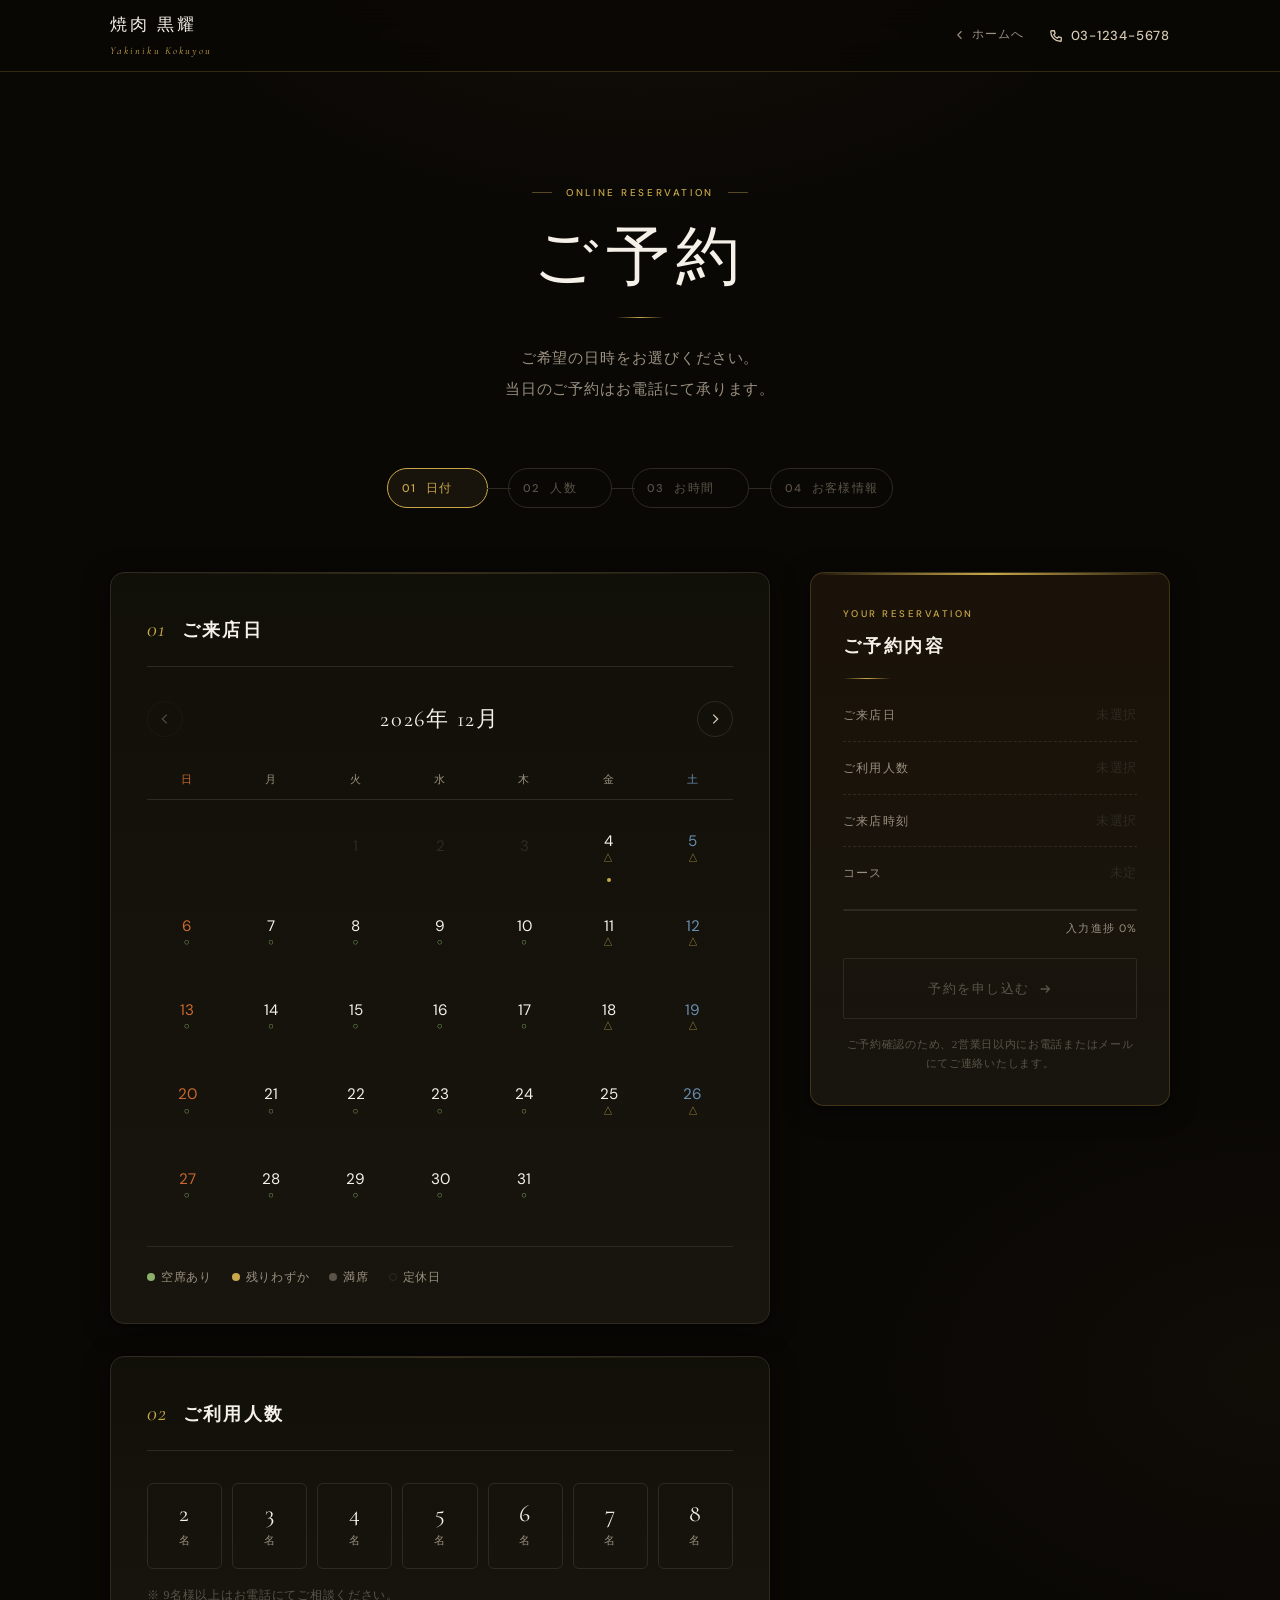
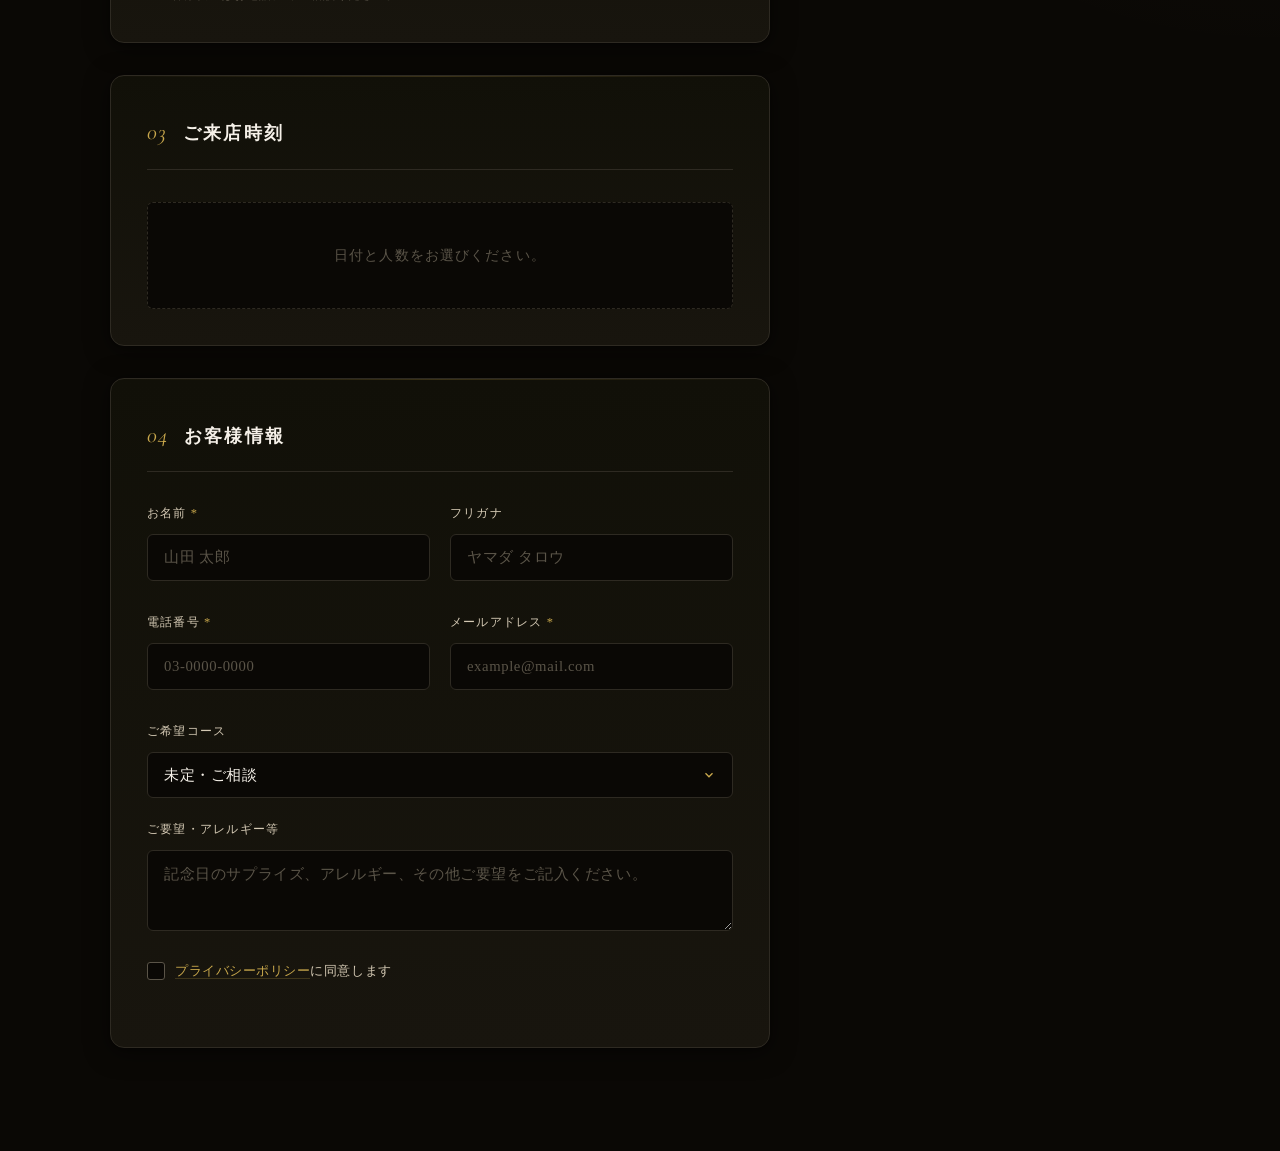
<file: reserve.html>
<!DOCTYPE html>
<html lang="ja">
<head>
  <meta charset="UTF-8">
  <meta name="viewport" content="width=device-width, initial-scale=1.0">

  <title>ご予約 | 焼肉 黒耀</title>
  <meta name="description" content="焼肉 黒耀のオンラインご予約。日付・人数・お時間をお選びいただけます。">
  <meta name="theme-color" content="#0a0805">

  <!-- Google Fonts（既存サイトと同じタイポ） -->
  <link rel="preconnect" href="https://fonts.googleapis.com">
  <link rel="preconnect" href="https://fonts.gstatic.com" crossorigin>
  <link href="https://fonts.googleapis.com/css2?family=Cormorant+Garamond:ital,wght@0,300;0,400;0,500;1,300;1,400&family=DM+Sans:opsz,wght@9..40,300;9..40,400;9..40,500&display=swap" rel="stylesheet">

  <link rel="stylesheet" href="css/reserve.css">
</head>
<body>

<!-- ========================================================
  ヘッダー（簡易版）
======================================================== -->
<header class="site-header" id="site-header">
  <div class="header-inner">
    <a href="index.html" class="site-logo" aria-label="トップページへ戻る">
      <span class="site-logo__ja">焼肉 黒耀</span>
      <span class="site-logo__en">Yakiniku Kokuyou</span>
    </a>
    <div class="header-right">
      <a href="index.html" class="header-back" aria-label="トップページへ戻る">
        <svg viewBox="0 0 16 16" width="12" height="12" fill="none" stroke="currentColor" stroke-width="1.5" aria-hidden="true">
          <path d="M10 3L5 8l5 5"/>
        </svg>
        <span>ホームへ</span>
      </a>
      <a href="tel:0312345678" class="header-tel" aria-label="お電話でのご予約">
        <svg viewBox="0 0 16 16" width="14" height="14" fill="none" stroke="currentColor" stroke-width="1.5" aria-hidden="true">
          <path d="M3 2h3l1 3-1.5 1.5a8 8 0 0 0 4 4L11 9l3 1v3a1 1 0 0 1-1 1A11 11 0 0 1 2 3a1 1 0 0 1 1-1z"/>
        </svg>
        <span>03-1234-5678</span>
      </a>
    </div>
  </div>
</header>

<main>

<!-- ========================================================
  予約セクション
======================================================== -->
<section class="reserve-page" aria-labelledby="reserve-title">
  <div class="container">

    <!-- セクションヘッダー -->
    <div class="reserve-head">
      <p class="label">Online Reservation</p>
      <h1 class="t-h1" id="reserve-title">ご予約</h1>
      <div class="gold-rule"></div>
      <p class="t-body reserve-lead">
        ご希望の日時をお選びください。<br>
        当日のご予約はお電話にて承ります。
      </p>
    </div>

    <!-- ステップインジケーター -->
    <ol class="rv-steps" aria-label="予約の流れ">
      <li class="rv-steps__item is-active" data-step="1">
        <span class="rv-steps__num">01</span>
        <span class="rv-steps__label">日付</span>
      </li>
      <li class="rv-steps__item" data-step="2">
        <span class="rv-steps__num">02</span>
        <span class="rv-steps__label">人数</span>
      </li>
      <li class="rv-steps__item" data-step="3">
        <span class="rv-steps__num">03</span>
        <span class="rv-steps__label">お時間</span>
      </li>
      <li class="rv-steps__item" data-step="4">
        <span class="rv-steps__num">04</span>
        <span class="rv-steps__label">お客様情報</span>
      </li>
    </ol>

    <!-- 予約ボード本体 -->
    <div class="rv-board">

      <!-- 左：選択エリア -->
      <div class="rv-main">

        <!-- 01. 日付選択 -->
        <section class="rv-card" aria-labelledby="rv-date-title">
          <header class="rv-card__head">
            <span class="rv-card__num">01</span>
            <h2 class="rv-card__title" id="rv-date-title">ご来店日</h2>
          </header>

          <!-- カレンダー -->
          <div class="rv-cal">
            <div class="rv-cal__nav">
              <button class="rv-cal__btn" id="rv-cal-prev" type="button" aria-label="前の月">
                <svg viewBox="0 0 16 16" width="14" height="14" fill="none" stroke="currentColor" stroke-width="1.5" aria-hidden="true">
                  <path d="M10 3L5 8l5 5"/>
                </svg>
              </button>
              <div class="rv-cal__title" id="rv-cal-title">— 年 —月</div>
              <button class="rv-cal__btn" id="rv-cal-next" type="button" aria-label="次の月">
                <svg viewBox="0 0 16 16" width="14" height="14" fill="none" stroke="currentColor" stroke-width="1.5" aria-hidden="true">
                  <path d="M6 3l5 5-5 5"/>
                </svg>
              </button>
            </div>

            <div class="rv-cal__weekdays" aria-hidden="true">
              <span class="is-sun">日</span><span>月</span><span>火</span><span>水</span><span>木</span><span>金</span><span class="is-sat">土</span>
            </div>

            <div class="rv-cal__grid" id="rv-cal-grid" role="grid" aria-label="日付を選択">
              <!-- JSで生成 -->
            </div>

            <p class="rv-cal__note">
              <span class="rv-cal__legend"><i class="rv-dot rv-dot--ok"></i>空席あり</span>
              <span class="rv-cal__legend"><i class="rv-dot rv-dot--few"></i>残りわずか</span>
              <span class="rv-cal__legend"><i class="rv-dot rv-dot--full"></i>満席</span>
              <span class="rv-cal__legend"><i class="rv-dot rv-dot--off"></i>定休日</span>
            </p>
          </div>
        </section>

        <!-- 02. 人数選択 -->
        <section class="rv-card" aria-labelledby="rv-guests-title">
          <header class="rv-card__head">
            <span class="rv-card__num">02</span>
            <h2 class="rv-card__title" id="rv-guests-title">ご利用人数</h2>
          </header>

          <div class="rv-guests" id="rv-guests" role="radiogroup" aria-label="人数を選択">
            <!-- JSで生成 -->
          </div>
          <p class="rv-hint">※ 9名様以上はお電話にてご相談ください。</p>
        </section>

        <!-- 03. 時間帯選択 -->
        <section class="rv-card" aria-labelledby="rv-time-title">
          <header class="rv-card__head">
            <span class="rv-card__num">03</span>
            <h2 class="rv-card__title" id="rv-time-title">ご来店時刻</h2>
          </header>

          <div class="rv-time" id="rv-time" aria-live="polite">
            <div class="rv-time__placeholder">
              日付と人数をお選びください。
            </div>
          </div>
        </section>

        <!-- 04. お客様情報 -->
        <section class="rv-card rv-card--form" aria-labelledby="rv-info-title">
          <header class="rv-card__head">
            <span class="rv-card__num">04</span>
            <h2 class="rv-card__title" id="rv-info-title">お客様情報</h2>
          </header>

          <form id="reserve-form" class="rv-form" novalidate aria-label="お客様情報入力フォーム">

            <div class="form-row">
              <div class="form-group">
                <label class="form-label" for="name">お名前<span class="req" aria-hidden="true">*</span></label>
                <input class="form-input" type="text" id="name" name="name"
                       placeholder="山田 太郎" autocomplete="name" required aria-required="true">
                <span class="form-err" data-err-for="name" aria-live="polite"></span>
              </div>
              <div class="form-group">
                <label class="form-label" for="kana">フリガナ</label>
                <input class="form-input" type="text" id="kana" name="kana"
                       placeholder="ヤマダ タロウ" autocomplete="off">
              </div>
            </div>

            <div class="form-row">
              <div class="form-group">
                <label class="form-label" for="tel">電話番号<span class="req" aria-hidden="true">*</span></label>
                <input class="form-input" type="tel" id="tel" name="tel"
                       placeholder="03-0000-0000" autocomplete="tel" required aria-required="true">
                <span class="form-err" data-err-for="tel" aria-live="polite"></span>
              </div>
              <div class="form-group">
                <label class="form-label" for="email">メールアドレス<span class="req" aria-hidden="true">*</span></label>
                <input class="form-input" type="email" id="email" name="email"
                       placeholder="example@mail.com" autocomplete="email" required aria-required="true">
                <span class="form-err" data-err-for="email" aria-live="polite"></span>
              </div>
            </div>

            <div class="form-group">
              <label class="form-label" for="course-select">ご希望コース</label>
              <div class="form-select-wrap">
                <select class="form-select" id="course-select" name="course">
                  <option value="">未定・ご相談</option>
                  <option value="kiri">桐コース（12,000円〜）</option>
                  <option value="take">竹コース（18,000円〜）</option>
                  <option value="matsu">松コース（28,000円〜）</option>
                  <option value="alacarte">単品のみ</option>
                </select>
              </div>
            </div>

            <div class="form-group">
              <label class="form-label" for="message">ご要望・アレルギー等</label>
              <textarea class="form-textarea" id="message" name="message" rows="3"
                        placeholder="記念日のサプライズ、アレルギー、その他ご要望をご記入ください。"></textarea>
            </div>

            <label class="form-check">
              <input type="checkbox" id="agree" name="agree" required>
              <span class="form-check__box" aria-hidden="true"></span>
              <span class="form-check__text">
                <a href="#" class="form-check__link">プライバシーポリシー</a>に同意します
              </span>
            </label>
            <span class="form-err" data-err-for="agree" aria-live="polite"></span>

          </form>
        </section>

      </div>

      <!-- 右：予約内容サマリ（sticky） -->
      <aside class="rv-summary" aria-label="ご予約内容">
        <div class="rv-summary__inner">
          <p class="rv-summary__label">Your Reservation</p>
          <h3 class="rv-summary__title">ご予約内容</h3>
          <div class="gold-rule" style="margin:16px 0 24px"></div>

          <dl class="rv-summary__list">
            <div class="rv-summary__row">
              <dt>ご来店日</dt>
              <dd id="sum-date" class="is-empty">未選択</dd>
            </div>
            <div class="rv-summary__row">
              <dt>ご利用人数</dt>
              <dd id="sum-guests" class="is-empty">未選択</dd>
            </div>
            <div class="rv-summary__row">
              <dt>ご来店時刻</dt>
              <dd id="sum-time" class="is-empty">未選択</dd>
            </div>
            <div class="rv-summary__row">
              <dt>コース</dt>
              <dd id="sum-course" class="is-empty">未定</dd>
            </div>
          </dl>

          <div class="rv-summary__progress" aria-hidden="true">
            <div class="rv-summary__progress-bar" id="sum-progress"></div>
          </div>
          <p class="rv-summary__progress-text" id="sum-progress-text">入力進捗 0%</p>

          <button type="submit" form="reserve-form" id="form-submit"
                  class="btn btn--gold rv-summary__submit" disabled>
            予約を申し込む
            <svg class="btn__arr" viewBox="0 0 16 16" width="14" height="14" fill="none" stroke="currentColor" stroke-width="1.5" aria-hidden="true">
              <path d="M3 8h10M9 4l4 4-4 4"/>
            </svg>
          </button>

          <p class="rv-summary__note">
            ご予約確認のため、2営業日以内にお電話またはメールにてご連絡いたします。
          </p>
        </div>
      </aside>

    </div>

  </div>
</section>

</main>

<script src="js/reserve.js"></script>
</body>
</html>
</file>
<file: css/style.css>
/* ============================================================
   焼肉 黒耀 — style.css
   コンセプト：「火と静寂が交わる、極上の一夜」
   黒 × 生成り白 × 古金色
   游明朝 × Cormorant Garamond の和洋融合タイポ
   ============================================================ */
 
/* ── 0. Design Tokens ──────────────────────────────────── */
:root {
  /* Surface */
  --bg:        #0a0805;
  --bg-1:      #111008;
  --bg-2:      #18150e;
  --bg-3:      #221e14;
  --bg-warm:   #1a1208;
 
  /* Ink */
  --white:     #f5f0e8;
  --white-2:   #d4c9b4;
  --white-3:   #9a9080;
  --white-4:   #5a5448;
  --white-5:   #2e2a22;
 
  /* Gold */
  --gold:      #c9a84c;
  --gold-lt:   #dfc06a;
  --gold-dk:   #a88830;
  --gold-pale: rgba(201,168,76,.08);
  --gold-line: rgba(201,168,76,.22);
  --gold-glow: rgba(201,168,76,.20);
 
  /* Typography */
  --f-min:  'Cormorant Garamond','游明朝','Yu Mincho','Hiragino Mincho ProN',serif;
  --f-ui:   'DM Sans','Hiragino Kaku Gothic ProN',-apple-system,sans-serif;
  --f-jp:   '游明朝','Yu Mincho','Hiragino Mincho ProN','Noto Serif JP',serif;
 
  /* Layout */
  --max-w:  1140px;
  --hh:     72px;
 
  /* Radius */
  --r-s:  2px;
  --r-m:  6px;
  --r-l:  14px;
 
  /* Motion */
  --ease-out: cubic-bezier(.16,1,.3,1);
  --ease-std: cubic-bezier(.25,.1,.25,1);
  --t-f: 160ms;
  --t-m: 320ms;
  --t-s: 600ms;
 
  /* Shadow */
  --sh-gold: 0 0 0 1px var(--gold-line), 0 8px 32px var(--gold-glow);
  --sh-card: 0 4px 24px rgba(0,0,0,.5), 0 1px 4px rgba(0,0,0,.3);
  --sh-lg:   0 20px 60px rgba(0,0,0,.6);
}
 
/* ── 1. Reset ───────────────────────────────────────────── */
*,*::before,*::after { box-sizing:border-box; margin:0; padding:0; }
html {
  font-size:16px; scroll-behavior:smooth;
  -webkit-text-size-adjust:100%;
  -webkit-font-smoothing:antialiased;
  -moz-osx-font-smoothing:grayscale;
}
body {
  font-family:var(--f-jp);
  background:var(--bg);
  color:var(--white);
  line-height:1.8;
  overflow-x:hidden;
}
body.is-locked { overflow:hidden; }
a { color:inherit; text-decoration:none; }
ul,ol { list-style:none; }
img { display:block; max-width:100%; height:auto; }
button { background:none; border:none; cursor:pointer; font:inherit; color:inherit; }
address { font-style:normal; }
:focus-visible { outline:2px solid var(--gold); outline-offset:3px; }
::selection { background:var(--gold); color:var(--bg); }
 
/* ── 2. Layout ─────────────────────────────────────────── */
.container {
  width:100%; max-width:var(--max-w);
  margin-inline:auto;
  padding-inline:clamp(20px,5vw,60px);
}
.section { padding-block:clamp(80px,10vw,160px); }
.section--sm { padding-block:clamp(56px,7vw,100px); }
.sr-only { position:absolute;width:1px;height:1px;overflow:hidden;clip:rect(0,0,0,0); }
 
/* ── 3. Typography ──────────────────────────────────────── */
 
/* 金の装飾ラベル */
.label {
  display:inline-flex; align-items:center; gap:14px;
  font-family:var(--f-ui);
  font-size:.62rem; font-weight:500; letter-spacing:.26em; text-transform:uppercase;
  color:var(--gold);
}
.label::before,.label::after {
  content:''; flex:1; height:1px; background:var(--gold); opacity:.4;
  display:block; width:20px; min-width:20px;
}
 
/* 日本語の和文見出し */
.t-display {
  font-family:var(--f-min);
  font-size:clamp(2.8rem,7vw,6.5rem);
  font-weight:400; line-height:1.1;
  letter-spacing:.12em; color:var(--white);
}
.t-h1 {
  font-family:var(--f-min);
  font-size:clamp(2.2rem,5vw,4.5rem);
  font-weight:400; line-height:1.2;
  letter-spacing:.1em; color:var(--white);
}
.t-h2 {
  font-family:var(--f-min);
  font-size:clamp(1.7rem,3.5vw,3rem);
  font-weight:400; line-height:1.3;
  letter-spacing:.1em; color:var(--white);
}
.t-h3 {
  font-family:var(--f-min);
  font-size:clamp(1.1rem,2vw,1.5rem);
  font-weight:400; line-height:1.5;
  letter-spacing:.08em; color:var(--white);
}
.t-body {
  font-size:clamp(.88rem,1.3vw,.95rem);
  font-weight:400; line-height:2.0;
  letter-spacing:.06em; color:var(--white-2);
}
.t-sm {
  font-size:.8rem; line-height:1.75;
  letter-spacing:.06em; color:var(--white-3);
}
 
/* セクションヘッダー */
.sec-head { margin-bottom:clamp(48px,6vw,80px); text-align:center; }
.sec-head .label { margin-bottom:20px; justify-content:center; }
.sec-head .t-h2 { margin-bottom:20px; }
 
/* 金の罫線区切り */
.gold-rule {
  width:48px; height:1px;
  background:linear-gradient(90deg,transparent,var(--gold),transparent);
  margin:24px auto;
}
 
/* ── 4. Buttons ─────────────────────────────────────────────────────
   ・全ボタン共通で「金スイープ」演出を持たせる（::before の擬似グラデーション）
   ・hover で 1.5px 浮き上がり、box-shadow が古金色のグローを伴う
   ────────────────────────────────────────────────────────────────── */
.btn {
  position:relative; isolation:isolate;
  display:inline-flex; align-items:center; justify-content:center;
  gap:10px; cursor:pointer; white-space:nowrap;
  font-family:var(--f-ui); font-weight:500;
  letter-spacing:.12em; text-transform:uppercase;
  overflow:hidden;
  transition:
    color var(--t-m) var(--ease-out),
    border-color var(--t-m) var(--ease-out),
    transform var(--t-m) var(--ease-out),
    box-shadow var(--t-m) var(--ease-out);
}
.btn::before {
  /* hover時に左→右へ流れる金スイープ */
  content:''; position:absolute; inset:0; z-index:-1;
  background: linear-gradient(120deg,
    transparent 0%,
    rgba(255,235,180,.0) 30%,
    rgba(255,235,180,.55) 50%,
    rgba(255,235,180,.0) 70%,
    transparent 100%);
  transform: translateX(-110%);
  transition: transform .65s var(--ease-out);
  pointer-events:none;
}
.btn:hover::before { transform: translateX(110%); }
.btn:active { transform:scale(.97); }
 
/* Gold filled（予約ボタン） */
.btn--gold {
  background:var(--gold); color:var(--bg);
  padding:14px 32px; border-radius:var(--r-s);
  border:1.5px solid var(--gold);
  font-size:.78rem;
}
.btn--gold:hover {
  background:var(--gold-lt); border-color:var(--gold-lt);
  transform:translateY(-2px);
  box-shadow:0 12px 36px rgba(201,168,76,.32);
}
 
/* Outline（サブ） */
.btn--outline {
  background:transparent; color:var(--white-2);
  padding:13px 31px; border-radius:var(--r-s);
  border:1px solid var(--gold-line); font-size:.78rem;
}
.btn--outline:hover {
  border-color:var(--gold); color:var(--gold);
  transform:translateY(-2px);
  box-shadow:0 10px 30px rgba(0,0,0,.35), 0 0 0 1px rgba(201,168,76,.18);
}
 
/* Ghost text */
.btn--text {
  background:none; color:var(--gold); padding:0;
  font-size:.75rem; letter-spacing:.14em; position:relative;
}
.btn--text::after {
  content:''; position:absolute; bottom:-2px; left:0; right:0;
  height:1px; background:var(--gold);
  transform:scaleX(0); transform-origin:left;
  transition:transform var(--t-m) var(--ease-out);
}
.btn--text:hover::after { transform:scaleX(1); }
 
/* 矢印アイコン */
.btn__arr {
  width:14px; height:14px; flex-shrink:0;
  transition:transform var(--t-m) var(--ease-out);
}
.btn:hover .btn__arr { transform:translate(3px,-2px); }
 
/* ── 5. Scroll Reveal ───────────────────────────────────── */
[data-reveal] {
  opacity:0; transform:translateY(28px);
  transition:opacity var(--t-s) var(--ease-out),transform var(--t-s) var(--ease-out);
}
[data-reveal="left"]  { transform:translateX(-28px); }
[data-reveal="right"] { transform:translateX(28px); }
[data-reveal="fade"]  { transform:none; }
[data-reveal="scale"] { transform:scale(.96); }
[data-reveal].is-on   { opacity:1; transform:none; }
[data-delay="1"] { transition-delay: 80ms; }
[data-delay="2"] { transition-delay:160ms; }
[data-delay="3"] { transition-delay:240ms; }
[data-delay="4"] { transition-delay:320ms; }
[data-delay="5"] { transition-delay:400ms; }
[data-delay="6"] { transition-delay:480ms; }
 
/* ── 6. Header ──────────────────────────────────────────── */
.site-header {
  position:fixed; top:0; left:0; right:0;
  z-index:900; height:var(--hh);
  transition:background var(--t-m) var(--ease-std),border-color var(--t-m);
}
.site-header.is-scrolled {
  background:rgba(10,8,5,.92);
  backdrop-filter:blur(20px) saturate(160%);
  -webkit-backdrop-filter:blur(20px) saturate(160%);
  border-bottom:1px solid var(--gold-line);
}
.header__inner {
  height:100%; display:flex; align-items:center;
  justify-content:space-between; gap:24px;
}
/* ロゴ */
.header__logo {
  display:flex; flex-direction:column;
  align-items:flex-start; gap:2px;
  transition:opacity var(--t-f);
}
.header__logo:hover { opacity:.7; }
.header__logo-ja {
  font-family:var(--f-min); font-size:1.25rem; font-weight:400;
  letter-spacing:.2em; color:var(--white);
  line-height:1;
}
.header__logo-en {
  font-family:var(--f-ui); font-size:.52rem; font-weight:400;
  letter-spacing:.3em; text-transform:uppercase;
  color:var(--gold); opacity:.8;
}
/* PC nav */
.header__nav { display:none; align-items:center; gap:2px; }
.header__nav-link {
  font-family:var(--f-jp); font-size:.82rem;
  letter-spacing:.12em; color:var(--white-3);
  padding:8px 16px; border-radius:var(--r-m);
  position:relative;
  transition:color var(--t-f),background var(--t-f);
}
.header__nav-link::after {
  /* 金アンダーライン：hover で 12px → 70% 幅に伸びる */
  content:''; position:absolute; bottom:4px; left:50%;
  transform:translateX(-50%);
  width:0; height:1px; background:var(--gold);
  transition: width .45s var(--ease-out), opacity .3s var(--ease-out);
  opacity:0;
}
.header__nav-link:hover { color:var(--white); background:rgba(255,255,255,.04); }
.header__nav-link:hover::after { width:70%; opacity:1; }
/* ヘッダーCTA */
.header__cta { display:none; }
/* ハンバーガー */
.header__hbg {
  display:flex; flex-direction:column; justify-content:center;
  align-items:center; gap:5px; width:44px; height:44px;
  border-radius:var(--r-m); border:1px solid var(--white-5);
  transition:border-color var(--t-f),background var(--t-f);
}
.header__hbg:hover { border-color:var(--gold-line); background:var(--bg-3); }
.hbg-l {
  display:block; width:18px; height:1px;
  background:var(--white-2); border-radius:2px; transform-origin:center;
  transition:transform var(--t-m) var(--ease-out),opacity var(--t-f),width var(--t-m);
}
.header__hbg[aria-expanded="true"] .hbg-l:nth-child(1){ transform:translateY(6px) rotate(45deg); }
.header__hbg[aria-expanded="true"] .hbg-l:nth-child(2){ opacity:0; width:0; }
.header__hbg[aria-expanded="true"] .hbg-l:nth-child(3){ transform:translateY(-6px) rotate(-45deg); }
 
/* ── 7. Drawer ──────────────────────────────────────────── */
.drawer {
  position:fixed; inset:0; z-index:800; background:var(--bg-1);
  display:flex; flex-direction:column; align-items:center; justify-content:center;
  gap:clamp(16px,3.5vw,28px);
  opacity:0; visibility:hidden;
  transition:opacity var(--t-s) var(--ease-out),visibility var(--t-s);
}
.drawer.is-open { opacity:1; visibility:visible; }
.drawer::before {
  content:''; position:absolute; top:0; left:0; right:0; height:1px;
  background:linear-gradient(90deg,transparent,var(--gold-line),transparent);
}
.drawer__link {
  font-family:var(--f-min); font-size:clamp(1.6rem,5vw,2.4rem);
  font-weight:400; letter-spacing:.16em; color:var(--white-4);
  opacity:0; transform:translateY(14px); position:relative;
  transition:color var(--t-f),opacity var(--t-m) var(--ease-out),transform var(--t-m) var(--ease-out);
}
.drawer__link::after {
  content:''; position:absolute; bottom:-3px; left:0; right:0; height:1px;
  background:var(--gold); transform:scaleX(0); transform-origin:left;
  transition:transform var(--t-m) var(--ease-out);
}
.drawer__link:hover { color:var(--gold); }
.drawer__link:hover::after { transform:scaleX(1); }
.drawer.is-open .drawer__link { opacity:1; transform:none; }
.drawer.is-open .drawer__link:nth-child(1){ transition-delay: 40ms; }
.drawer.is-open .drawer__link:nth-child(2){ transition-delay: 80ms; }
.drawer.is-open .drawer__link:nth-child(3){ transition-delay:120ms; }
.drawer.is-open .drawer__link:nth-child(4){ transition-delay:160ms; }
.drawer.is-open .drawer__link:nth-child(5){ transition-delay:200ms; }
.drawer.is-open .drawer__link:nth-child(6){ transition-delay:240ms; }
.drawer.is-open .drawer__link:nth-child(7){ transition-delay:280ms; }
.drawer__cta {
  margin-top:12px; opacity:0; transform:translateY(14px);
  transition:opacity var(--t-m) var(--ease-out),transform var(--t-m) var(--ease-out);
}
.drawer.is-open .drawer__cta { opacity:1; transform:none; transition-delay:320ms; }
 
/* ── 8. HERO ────────────────────────────────────────────── */
.hero {
  position:relative; min-height:100vh; min-height:100svh;
  display:flex; align-items:center; overflow:hidden;
  background:var(--bg-warm);
}
/* 炭火イメージグラデーション背景（ゆっくり脈動して "燻る炭火" を演出） */
.hero::before {
  content:''; position:absolute; inset:0;
  background:
    radial-gradient(ellipse 60% 80% at 20% 60%,rgba(180,60,10,.14) 0%,transparent 60%),
    radial-gradient(ellipse 40% 60% at 80% 40%,rgba(201,168,76,.06) 0%,transparent 50%),
    radial-gradient(ellipse 80% 40% at 50% 100%,rgba(100,30,5,.20) 0%,transparent 60%);
  z-index:0;
  animation: heroEmberPulse 7s ease-in-out infinite alternate;
}
@keyframes heroEmberPulse {
  0%   { opacity: .85; transform: translate3d(0, 0, 0); }
  100% { opacity: 1;   transform: translate3d(0, -4px, 0); }
}
/* 細かなノイズテクスチャ（フィルムグレイン）— わずかに位置を揺らして "生きた" 質感を出す */
.hero::after {
  content:''; position:absolute; inset:0;
  background-image:url("data:image/svg+xml,%3Csvg xmlns='http://www.w3.org/2000/svg' width='200' height='200'%3E%3Cfilter id='n'%3E%3CfeTurbulence type='fractalNoise' baseFrequency='.75' numOctaves='4' stitchTiles='stitch'/%3E%3C/filter%3E%3Crect width='100%25' height='100%25' filter='url(%23n)' opacity='.04'/%3E%3C/svg%3E");
  background-size:200px; opacity:.6; pointer-events:none; z-index:0;
  animation: heroGrainShift 1.6s steps(4) infinite;
}
@keyframes heroGrainShift {
  0%   { background-position: 0 0; }
  25%  { background-position: -40px 30px; }
  50%  { background-position: 20px -50px; }
  75%  { background-position: -60px 10px; }
  100% { background-position: 0 0; }
}
 
/* シネマ感のアトモスフィア・レイヤー
   ── 上端／下端の周辺減光 (vignette) と、画面をうっすら流れる煙のドリフト
   ── 暖色のスポットライトを左下に置き「炭火がそこにある」温度感を演出
   ── z-index:2 で右側写真の上にも被せて、画面全体に統一感を与える */
.hero__atmosphere {
  position:absolute; inset:0;
  z-index:2; pointer-events:none;
  overflow:hidden;
}
.hero__atmosphere::before {
  /* vignette：四隅を強めに落として写真の中心に視線を集める */
  content:''; position:absolute; inset:0;
  background:
    radial-gradient(ellipse 90% 70% at 50% 50%, transparent 0%, rgba(10,8,5,.45) 100%),
    linear-gradient(180deg, rgba(10,8,5,.55) 0%, transparent 25%, transparent 75%, rgba(10,8,5,.5) 100%);
}
.hero__atmosphere::after {
  /* スモーク：大きく薄い帯を 18 秒かけて横方向にゆっくりドリフト */
  content:''; position:absolute; inset:-20% -10%;
  background:
    radial-gradient(ellipse 50% 28% at 18% 70%, rgba(255,180,100,.06) 0%, transparent 60%),
    radial-gradient(ellipse 40% 24% at 70% 45%, rgba(255,220,160,.04) 0%, transparent 60%),
    radial-gradient(ellipse 60% 30% at 50% 80%, rgba(120,40,10,.06) 0%, transparent 60%);
  filter: blur(40px);
  animation: heroSmokeDrift 18s ease-in-out infinite alternate;
}
@keyframes heroSmokeDrift {
  0%   { transform: translate3d(-3%, 0, 0)   scale(1);   opacity: .85; }
  50%  { transform: translate3d( 2%, -2%, 0) scale(1.04); opacity: 1;  }
  100% { transform: translate3d( 4%, 1%, 0)  scale(1.02); opacity: .9; }
}
 
/* prefers-reduced-motion 対応：演出全停止 */
@media (prefers-reduced-motion: reduce) {
  .hero::before, .hero::after, .hero__atmosphere::after { animation: none !important; }
}
/* 写真エリア（右）— 画像全体を見せるためワイド構成 */
.hero__img-wrap {
  position:absolute; right:0; top:0; bottom:0; width:62%;
  overflow:hidden; z-index:1;
}
/* HERO 背景：炭火で焼き上がる和牛のシズル感写真
   ・filter:brightness(.78) で全体的にトーンを落とし、コピーが浮き上がるように
   ・linear-gradient で左サイド (コピー側) を更に暗く落として可読性を担保
   ・background-color はフォールバック (写真未読込時の崩れ防止) */
.hero__img-bg {
  position:absolute; inset:-10%;
  /* 画像最適化: WebP優先、JPEG フォールバック（宣言順フォールバック） */
  background:
    linear-gradient(to right, rgba(10,8,5,.9) 0%, rgba(10,8,5,.6) 35%, rgba(10,8,5,.2) 70%, rgba(10,8,5,.05) 100%),
    url('../assets/images/hero-main.jpg') 60% center / cover no-repeat;
  background-image:
    linear-gradient(to right, rgba(10,8,5,.9) 0%, rgba(10,8,5,.6) 35%, rgba(10,8,5,.2) 70%, rgba(10,8,5,.05) 100%),
    -webkit-image-set(
      url('../assets/images/hero-main.webp') type('image/webp') 1x,
      url('../assets/images/hero-main.jpg') type('image/jpeg') 1x
    );
  background-image:
    linear-gradient(to right, rgba(10,8,5,.9) 0%, rgba(10,8,5,.6) 35%, rgba(10,8,5,.2) 70%, rgba(10,8,5,.05) 100%),
    image-set(
      url('../assets/images/hero-main.webp') type('image/webp') 1x,
      url('../assets/images/hero-main.jpg') type('image/jpeg') 1x
    );
  background-position: 0 0, 60% center;
  background-size: auto, cover;
  background-repeat: no-repeat, no-repeat;
  background-color: #1a0c04;          /* フォールバック */
  filter: brightness(.85) saturate(.92);
  transition: transform 0.8s var(--ease-out);
  will-change: transform;
}
/* パララックス対応 */
.hero__img-bg.is-parallax { transform: translateY(var(--py, 0px)); }
.hero__img-art {
  position:absolute; inset:0;
  display:flex; align-items:center; justify-content:center;
}
.hero__inner {
  position:relative; z-index:3; width:100%;        /* atmosphere(z:2) より上 */
  padding-top:var(--hh);
  padding-bottom:clamp(60px,8vw,100px);
}
.hero__label {
  margin-bottom:clamp(24px,3vw,40px);
  opacity:0; animation:au .8s var(--ease-out) .3s forwards;
}
.hero__title {
  margin-bottom:clamp(8px,1.5vw,16px);
  opacity:0; animation:au .9s var(--ease-out) .5s forwards;
}
.hero__subtitle {
  font-family:var(--f-ui); font-size:clamp(.7rem,1vw,.82rem);
  letter-spacing:.3em; text-transform:uppercase; color:var(--gold);
  margin-bottom:clamp(20px,2.5vw,32px);
  opacity:0; animation:au .8s var(--ease-out) .7s forwards;
}
.hero__copy {
  max-width:440px; margin-bottom:clamp(36px,4vw,56px);
  opacity:0; animation:au .8s var(--ease-out) .9s forwards;
}
.hero__actions {
  display:flex; gap:16px; flex-wrap:wrap;
  opacity:0; animation:au .8s var(--ease-out) 1.1s forwards;
}
/* スクロール */
.hero__scroll {
  position:absolute; bottom:clamp(24px,4vw,40px); left:50%;
  transform:translateX(-50%);
  display:flex; flex-direction:column; align-items:center; gap:8px;
  z-index:3; opacity:0; animation:af .8s var(--ease-out) 1.8s forwards;
}
.hero__scroll-bar {
  width:1px; height:40px; background:rgba(201,168,76,.2);
  position:relative; overflow:hidden;
}
.hero__scroll-bar::after {
  content:''; position:absolute; inset:0; background:var(--gold);
  animation:scroll-drop 2s ease-in-out 2s infinite;
}
.hero__scroll-txt {
  font-family:var(--f-ui); font-size:.52rem;
  letter-spacing:.3em; text-transform:uppercase; color:var(--white-4);
  writing-mode:vertical-rl;
}
 
/* ── 9. こだわりセクション ───────────────────────────────── */
.concept { background:var(--bg-1); position:relative; overflow:hidden; }
/* 左の縦線装飾 */
.concept::before {
  content:''; position:absolute; left:0; top:10%; bottom:10%;
  width:1px; background:linear-gradient(180deg,transparent,var(--gold-line),transparent);
}
.concept-grid {
  display:grid; grid-template-columns:1fr;
  gap:clamp(48px,6vw,80px);
}
.concept-item {
  display:grid; grid-template-columns:1fr;
  gap:clamp(32px,4vw,56px); align-items:center;
}
/* ビジュアルエリア */
.concept-item__vis {
  position:relative; aspect-ratio:4/3;
  background:var(--bg-2); border-radius:var(--r-l); overflow:hidden;
  border:1px solid var(--gold-line);
  display:flex; align-items:center; justify-content:center;
  transition:border-color var(--t-m), box-shadow var(--t-m);
}
.concept-item__vis:hover { box-shadow: 0 20px 60px rgba(0,0,0,.6), 0 0 0 1px rgba(201,168,76,.3); }
/* コンセプト写真レイヤー
   ・brightness(.82) で全体トーンを落とす（高級感のための「夜の店内」感）
   ・hover で 1.0 に戻して写真本来の情報量に
   ・saturate(.92) でわずかに彩度を抑え「黒×古金」基調と調和させる */
.concept-item__photo {
  position:absolute; inset:0;
  background-size:cover; background-position:center;
  filter:brightness(.82) saturate(.92);
  transition:transform .9s var(--ease-out), filter .6s var(--ease-out);
}
.concept-item__vis:hover .concept-item__photo { transform:scale(1.05); filter:brightness(1) saturate(1); }
/* 暗めフィルター（テキスト可読性確保） */
.concept-item__overlay {
  position:absolute; inset:0;
  background:linear-gradient(
    to bottom,
    rgba(10,8,5,.15) 0%,
    rgba(10,8,5,.35) 60%,
    rgba(10,8,5,.75) 100%
  );
}
.concept-item__vis::before {
  content:''; position:absolute; top:0; left:0; right:0; height:2px;
  background:linear-gradient(90deg,var(--gold) 0%,transparent 55%);
}
.concept-item__vis:hover { border-color:rgba(201,168,76,.4); }
.concept-item__num {
  position:absolute; top:var(--sp,20px); right:var(--sp,20px);
  font-family:var(--f-min); font-size:3.5rem; font-weight:400;
  color:rgba(201,168,76,.08); line-height:1; letter-spacing:0;
  user-select:none;
}
.concept-item__tag {
  position:absolute; bottom:16px; left:16px;
  font-family:var(--f-ui); font-size:.6rem; font-weight:600;
  letter-spacing:.14em; text-transform:uppercase;
  color:var(--gold); background:rgba(10,8,5,.85);
  padding:4px 10px; border-radius:100px;
  border:1px solid var(--gold-line);
}
/* テキストエリア */
.concept-item__text { display:flex; flex-direction:column; gap:16px; }
.concept-item__en {
  font-family:var(--f-ui); font-size:.62rem; font-weight:500;
  letter-spacing:.22em; text-transform:uppercase; color:var(--gold);
}
 
/* ── 10. Menu セクション ─────────────────────────────────── */
.menu-sec { background:var(--bg); }
.menu-tabs {
  display:flex; gap:0; justify-content:center;
  border-bottom:1px solid var(--gold-line);
  margin-bottom:clamp(40px,5vw,64px);
  overflow-x:auto; scrollbar-width:none;
}
.menu-tabs::-webkit-scrollbar { display:none; }
.menu-tab {
  font-family:var(--f-jp); font-size:.85rem; letter-spacing:.12em;
  color:var(--white-4); padding:14px 28px;
  border-bottom:2px solid transparent;
  transition:color var(--t-f),border-color var(--t-m); white-space:nowrap;
  cursor:pointer;
}
.menu-tab:hover { color:var(--white-2); }
.menu-tab.is-active { color:var(--gold); border-bottom-color:var(--gold); }
.menu-panel { display:none; }
.menu-panel.is-active { display:block; }
.menu-grid {
  display:grid; grid-template-columns:1fr;
  gap:1px; background:var(--gold-line);
  border:1px solid var(--gold-line); border-radius:var(--r-l); overflow:hidden;
}
.menu-item {
  background:var(--bg-1);
  padding:clamp(20px,3vw,28px) clamp(20px,3vw,32px);
  display:flex; align-items:flex-start; justify-content:space-between;
  gap:20px; position:relative;
  transition: background var(--t-m), padding-left var(--t-m);
}
/* 左端に金ラインが伸びる */
.menu-item::before {
  content:''; position:absolute; left:0; top:50%;
  width:0; height:1px; background:var(--gold);
  transform: translateY(-50%);
  transition: width .4s var(--ease-out);
}
.menu-item:hover {
  background:var(--bg-2);
  padding-left: calc(clamp(20px,3vw,32px) + 18px);
}
.menu-item:hover::before { width:12px; }
.menu-item__body { flex:1; }
.menu-item__name {
  font-family:var(--f-jp); font-size:1rem; font-weight:400;
  letter-spacing:.08em; color:var(--white); margin-bottom:4px;
}
.menu-item__name-en {
  font-family:var(--f-ui); font-size:.62rem; letter-spacing:.14em;
  text-transform:uppercase; color:var(--white-4); margin-bottom:8px; display:block;
}
.menu-item__desc { font-size:.82rem; color:var(--white-3); line-height:1.75; }
.menu-item__price {
  font-family:var(--f-min); font-size:1.2rem; font-weight:400;
  color:var(--gold); letter-spacing:.04em; white-space:nowrap; padding-top:2px;
}
.menu-item__price span { font-size:.65em; color:var(--white-4); letter-spacing:.06em; }
 
/* ── 11. Course セクション ───────────────────────────────── */
.course-sec { background:var(--bg-1); position:relative; overflow:hidden; }
.course-sec::after {
  content:''; position:absolute; right:-8%; top:50%; transform:translateY(-50%);
  font-family:var(--f-min); font-size:clamp(14rem,36vw,28rem);
  color:transparent; -webkit-text-stroke:1px rgba(201,168,76,.04);
  user-select:none; pointer-events:none; line-height:1;
}
.course-grid {
  display:grid; grid-template-columns:1fr;
  gap:clamp(20px,3vw,28px);
}
.course-card {
  background:var(--bg-2); border:1px solid var(--gold-line);
  border-radius:var(--r-l); overflow:hidden;
  position:relative;
  transition:
    transform .5s var(--ease-out),
    border-color .4s var(--ease-out),
    box-shadow .5s var(--ease-out);
}
/* 上端を走る金ライン — hover で左→右へ伸びる */
.course-card::before {
  content:''; position:absolute; top:0; left:0; height:2px; width:0;
  background:linear-gradient(90deg, transparent, var(--gold) 50%, transparent);
  z-index:5;
  transition:width .7s var(--ease-out);
}
.course-card:hover {
  transform:translateY(-10px);
  border-color:rgba(201,168,76,.55);
  box-shadow:
    0 30px 60px rgba(0,0,0,.55),
    0 0 0 1px rgba(201,168,76,.22),
    0 0 60px -10px rgba(201,168,76,.18);
}
.course-card:hover::before { width:100%; }
/* コースサムネイル — 高さ 260px の写真スリップ */
.course-card__thumb {
  height: 260px;
  position: relative; overflow: hidden;
  display: flex; align-items: flex-end; justify-content: center;
}
.course-card__thumb-bg {
  position: absolute; inset: 0;
  width: 100%;
  height: 100%;
  background-size: cover;
  background-position: center;
  background-repeat: no-repeat;
  border-radius: 20px 20px 0 0;
  transition: transform .9s var(--ease-out);
}
.course-card:hover .course-card__thumb-bg { transform: scale(1.06); }
 
/* 桐コース */
.thumb-a {
  background-image: url("../assets/images/course-main.jpg");
  background-image: -webkit-image-set(
    url("../assets/images/course-main.webp") type("image/webp") 1x,
    url("../assets/images/course-main.jpg") type("image/jpeg") 1x);
  background-image: image-set(
    url("../assets/images/course-main.webp") type("image/webp") 1x,
    url("../assets/images/course-main.jpg") type("image/jpeg") 1x);
}
 
/* 竹コース */
.thumb-b {
  background-image: url("../assets/images/menu-wagyu.jpg");
  background-image: -webkit-image-set(
    url("../assets/images/menu-wagyu.webp") type("image/webp") 1x,
    url("../assets/images/menu-wagyu.jpg") type("image/jpeg") 1x);
  background-image: image-set(
    url("../assets/images/menu-wagyu.webp") type("image/webp") 1x,
    url("../assets/images/menu-wagyu.jpg") type("image/jpeg") 1x);
}
 
/* 松コース */
.thumb-c {
  background-image: url("../assets/images/menu-harami.jpg");
  background-image: -webkit-image-set(
    url("../assets/images/menu-harami.webp") type("image/webp") 1x,
    url("../assets/images/menu-harami.jpg") type("image/jpeg") 1x);
  background-image: image-set(
    url("../assets/images/menu-harami.webp") type("image/webp") 1x,
    url("../assets/images/menu-harami.jpg") type("image/jpeg") 1x);
}
/* バッジ — 参考画像の "金枠ピル" を踏襲。基本は枠線のみで金色文字、強調系のみ塗りつぶし */
.course-card__badge {
  position:absolute; top:clamp(16px, 2vw, 22px); left:clamp(16px, 2vw, 22px); z-index:4;
  font-family:var(--f-ui); font-size:.62rem; font-weight:600;
  letter-spacing:.18em; text-transform:uppercase;
  color:var(--gold); background:rgba(10,8,5,.55);
  padding:6px 16px; border-radius:100px;
  border:1px solid var(--gold);
  backdrop-filter: blur(4px);
  -webkit-backdrop-filter: blur(4px);
}
.course-card__badge--solid {       /* 人気No.1 等：金で塗りつぶし */
  color:var(--bg); background:var(--gold); border-color:var(--gold);
}
.course-card__badge--pre {         /* PREMIUM：細枠ゴールド */
  color:var(--gold); background:rgba(10,8,5,.55);
  border:1px solid var(--gold);
}
 
/* 金色の漢字ウォーターマーク＋英字コース名 — サムネ 260px 高に合わせて控えめ調整 */
.course-card__watermark {
  position:absolute;
  right: clamp(18px, 2.4vw, 26px);
  bottom: clamp(18px, 2.6vw, 28px);
  z-index:3;
  text-align:center;
  pointer-events:none;
  user-select:none;
}
.course-card__watermark-ja {
  font-family: var(--f-min);
  font-size: clamp(3.4rem, 5.5vw, 4.6rem);
  font-weight: 400;
  line-height: .9;
  letter-spacing: 0;
  /* 古金色のグラデで質感を出し、写真の上で輝かせる */
  background: linear-gradient(180deg, #e6cd83 0%, #c9a84c 60%, #a88830 100%);
  -webkit-background-clip: text;
          background-clip: text;
  -webkit-text-fill-color: transparent;
          color: transparent;
  text-shadow: 0 2px 14px rgba(0,0,0,.45);
  filter: drop-shadow(0 4px 12px rgba(201,168,76,.18));
  transition: transform .6s var(--ease-out), filter .6s var(--ease-out);
}
/* hover で漢字も微かに前へ */
.course-card:hover .course-card__watermark-ja {
  transform: translateY(-2px);
  filter: drop-shadow(0 6px 18px rgba(201,168,76,.32));
}
.course-card__watermark-en {
  font-family: var(--f-ui);
  font-size: clamp(.66rem, .88vw, .76rem);
  font-weight: 500;
  letter-spacing: .35em;
  text-transform: uppercase;
  color: var(--gold);
  margin-top: 8px;
  padding-top: 8px;
  position: relative;
  text-shadow: 0 1px 8px rgba(0,0,0,.7);
}
.course-card__watermark-en::before {
  content:'';
  position:absolute; top:0; left:50%;
  width: clamp(24px, 3vw, 36px); height:1px;
  background:var(--gold);
  transform: translateX(-50%);
  opacity:.7;
}
/* コースボディ */
.course-card__body {
  padding:clamp(24px,3vw,32px);
  display:flex; flex-direction:column; gap:14px;
}
.course-card__label {
  font-family:var(--f-ui); font-size:.6rem; font-weight:500;
  letter-spacing:.2em; text-transform:uppercase; color:var(--gold);
}
.course-card__name {
  font-family:var(--f-jp); font-size:clamp(1.1rem,2vw,1.35rem);
  font-weight:400; letter-spacing:.1em; color:var(--white);
}
.course-card__items {
  display:flex; flex-direction:column; gap:6px;
}
.course-card__item {
  display:flex; align-items:center; gap:10px;
  font-size:.82rem; color:var(--white-3); letter-spacing:.04em;
}
.course-card__item::before {
  content:''; width:4px; height:4px; border-radius:50%;
  background:var(--gold); flex-shrink:0; opacity:.6;
}
.course-card__foot {
  padding:16px clamp(24px,3vw,32px);
  border-top:1px solid var(--gold-line);
  display:flex; align-items:center; justify-content:space-between;
  background:var(--bg-3);
}
.course-card__price {
  font-family:var(--f-min); font-size:1.5rem; font-weight:400;
  color:var(--gold); letter-spacing:.04em;
}
.course-card__price small {
  font-size:.55em; color:var(--white-4); letter-spacing:.08em;
}
 
/* ── 12. 店舗情報 ───────────────────────────────────────── */
.info-sec { background:var(--bg); }
.info-grid {
  display:grid; grid-template-columns:1fr;
  gap:clamp(48px,6vw,80px); align-items:start;
}
.info-table { display:flex; flex-direction:column; }
.info-row {
  display:flex; gap:24px; align-items:flex-start;
  padding-block:18px; border-bottom:1px solid var(--bg-3);
  transition:padding-left var(--t-m) var(--ease-out);
}
.info-row:first-child { border-top:1px solid var(--bg-3); }
.info-row:hover { padding-left:8px; }
.info-key {
  font-family:var(--f-ui); font-size:.65rem; font-weight:500;
  letter-spacing:.18em; text-transform:uppercase; color:var(--gold);
  width:80px; flex-shrink:0; padding-top:3px;
}
.info-val {
  font-size:.9rem; letter-spacing:.06em; line-height:1.85; color:var(--white-2);
  flex:1;
}
/* 個室情報カード */
.private-rooms {
  display:grid; grid-template-columns:1fr 1fr;
  gap:12px; margin-top:clamp(32px,4vw,48px);
}
.room-card {
  background:var(--bg-2); border:1px solid var(--gold-line);
  border-radius:var(--r-l); padding:clamp(20px,3vw,28px);
  display:flex; flex-direction:column; gap:10px;
  transition:border-color var(--t-m),background var(--t-m);
}
.room-card:hover { border-color:rgba(201,168,76,.4); background:var(--bg-3); }
.room-card__icon { font-size:1.6rem; }
.room-card__name {
  font-family:var(--f-jp); font-size:.95rem; color:var(--white); letter-spacing:.08em;
}
.room-card__desc { font-size:.78rem; color:var(--white-4); line-height:1.7; }
 
/* ── 13. Access ─────────────────────────────────────────── */
/* ============================================================
   ACCESS SECTION — 実務レベルマップレイアウト
   PC: 地図（左）＋情報パネル（右）横並び
   SP: 地図フルワイド → 情報カード縦積み
   ============================================================ */
.access-sec {
  background: var(--bg-1);
}
 
/* ── アクセスセクションのヒーロー写真（夜の入口イメージ） ──
   ・地図の上に「店の表情」を一枚挟むことで "実際に行きたくなる" 動機付け
   ・brightness(.7) で全体をぐっと落とし、店名キャプションを浮かせる */
.access-hero {
  position: relative;
  height: clamp(180px, 22vw, 280px);
  margin: clamp(28px, 4vw, 44px) 0 clamp(28px, 4vw, 40px);
  overflow: hidden;
  border-radius: var(--r-l);
  border: 1px solid var(--gold-line);
  background-color: #100a04;          /* フォールバック */
}
.access-hero__photo {
  position: absolute; inset: -6%;
  background:
    linear-gradient(to bottom, rgba(10,8,5,.45) 0%, rgba(10,8,5,.78) 100%),
    /* 暗めの和モダン高級焼肉店内装 */
    url('../assets/images/access-store.jpg') center 55% / cover no-repeat;
  background-image:
    linear-gradient(to bottom, rgba(10,8,5,.45) 0%, rgba(10,8,5,.78) 100%),
    -webkit-image-set(
      url('../assets/images/access-store.webp') type('image/webp') 1x,
      url('../assets/images/access-store.jpg') type('image/jpeg') 1x);
  background-image:
    linear-gradient(to bottom, rgba(10,8,5,.45) 0%, rgba(10,8,5,.78) 100%),
    image-set(
      url('../assets/images/access-store.webp') type('image/webp') 1x,
      url('../assets/images/access-store.jpg') type('image/jpeg') 1x);
  background-position: 0 0, center 55%;
  background-size: auto, cover;
  background-repeat: no-repeat, no-repeat;
  background-color: #100a04;
  filter: brightness(.7) saturate(.95);
  transition: transform 1s var(--ease-out), filter .8s;
}
.access-hero:hover .access-hero__photo { transform: scale(1.04); filter: brightness(.82) saturate(1); }
.access-hero__caption {
  position: absolute; left: clamp(20px, 4vw, 40px); bottom: clamp(20px, 3vw, 32px);
  color: var(--white);
  text-shadow: 0 2px 12px rgba(0,0,0,.7);
}
.access-hero__caption-en {
  font-family: var(--f-ui); font-size: .62rem; letter-spacing: .26em;
  text-transform: uppercase; color: var(--gold);
  margin-bottom: 6px;
}
.access-hero__caption-jp {
  font-family: var(--f-jp); font-size: clamp(1rem, 1.5vw, 1.25rem);
  letter-spacing: .14em; line-height: 1.5;
}
 
/* ── メインレイアウトグリッド ── */
.access-layout {
  display: grid;
  grid-template-columns: 1fr;
  gap: 0;
}
 
/* ── 地図エリア ── */
.access-map-col {
  position: relative;
}
 
.access-map-header {
  display: flex;
  align-items: center;
  justify-content: space-between;
  gap: 12px;
  padding: 16px 20px;
  background: var(--bg-2);
  border: 1px solid var(--gold-line);
  border-bottom: none;
  border-radius: var(--r-l) var(--r-l) 0 0;
}
 
.access-map-header__label {
  display: flex;
  align-items: center;
  gap: 10px;
  font-family: var(--f-ui);
  font-size: .68rem;
  font-weight: 500;
  letter-spacing: .18em;
  text-transform: uppercase;
  color: var(--gold);
}
 
.access-map-header__label::before {
  content: '';
  width: 8px; height: 8px;
  border-radius: 50%;
  background: var(--gold);
  box-shadow: 0 0 8px var(--gold-glow);
  animation: map-pulse 2s ease-in-out infinite;
  flex-shrink: 0;
}
 
.access-map-header__address {
  font-family: var(--f-jp);
  font-size: .75rem;
  letter-spacing: .04em;
  color: var(--white-3);
  line-height: 1.5;
  text-align: right;
}
 
/* 地図フレーム */
.access-map-frame {
  position: relative;
  width: 100%;
  height: clamp(260px, 45vw, 480px);
  border: 1px solid var(--gold-line);
  border-radius: 0 0 var(--r-l) var(--r-l);
  overflow: hidden;
  background: var(--bg-2);
}
 
.access-map-frame iframe {
  width: 100%;
  height: 100%;
  display: block;
  /* ダーク背景に馴染む微調整 */
  filter: saturate(0.85) brightness(0.92) contrast(1.05);
  transition: filter .3s;
}
 
.access-map-frame:hover iframe {
  filter: saturate(1) brightness(1) contrast(1.05);
}
 
/* 地図上の浮かせカード */
.access-map-card {
  position: absolute;
  bottom: 16px;
  left: 16px;
  right: 16px;
  background: rgba(10, 8, 5, 0.90);
  backdrop-filter: blur(16px);
  -webkit-backdrop-filter: blur(16px);
  border: 1px solid var(--gold-line);
  border-radius: var(--r-m);
  padding: 14px 16px;
  display: flex;
  align-items: center;
  justify-content: space-between;
  gap: 12px;
  z-index: 10;
}
 
.access-map-card__info {
  flex: 1;
  min-width: 0;
}
 
.access-map-card__name {
  font-family: var(--f-jp);
  font-size: .88rem;
  font-weight: 400;
  letter-spacing: .08em;
  color: var(--white);
  white-space: nowrap;
  overflow: hidden;
  text-overflow: ellipsis;
  margin-bottom: 2px;
}
 
.access-map-card__addr {
  font-family: var(--f-ui);
  font-size: .68rem;
  letter-spacing: .04em;
  color: var(--white-4);
  white-space: nowrap;
  overflow: hidden;
  text-overflow: ellipsis;
}
 
.access-map-card__btn {
  display: inline-flex;
  align-items: center;
  gap: 6px;
  font-family: var(--f-ui);
  font-size: .65rem;
  font-weight: 600;
  letter-spacing: .1em;
  text-transform: uppercase;
  color: var(--bg);
  background: var(--gold);
  padding: 8px 14px;
  border-radius: 100px;
  white-space: nowrap;
  flex-shrink: 0;
  transition: background var(--t-f), transform var(--t-f) var(--ease-out);
}
 
.access-map-card__btn:hover {
  background: var(--gold-lt);
  transform: translateY(-1px);
}
 
/* ── 情報パネル ── */
.access-info-col {
  background: var(--bg-2);
  border: 1px solid var(--gold-line);
  border-radius: var(--r-l);
  overflow: hidden;
  margin-top: clamp(16px, 2vw, 24px);
}
 
.access-info-col__header {
  padding: 20px 24px;
  border-bottom: 1px solid rgba(201,168,76,.12);
  display: flex;
  align-items: center;
  gap: 10px;
}
 
.access-info-col__title {
  font-family: var(--f-jp);
  font-size: 1rem;
  font-weight: 400;
  letter-spacing: .1em;
  color: var(--white);
}
 
.access-info-col__subtitle {
  font-family: var(--f-ui);
  font-size: .6rem;
  letter-spacing: .16em;
  text-transform: uppercase;
  color: var(--gold);
  margin-top: 2px;
}
 
/* 情報テーブル */
.access-table {
  display: flex;
  flex-direction: column;
}
 
.access-row {
  display: flex;
  align-items: flex-start;
  gap: 0;
  border-bottom: 1px solid rgba(255,255,255,.04);
  transition: background var(--t-f);
}
 
.access-row:last-child { border-bottom: none; }
.access-row:hover { background: rgba(255,255,255,.02); }
 
.access-row__key {
  width: 90px;
  flex-shrink: 0;
  padding: 16px 16px 16px 20px;
  font-family: var(--f-ui);
  font-size: .6rem;
  font-weight: 500;
  letter-spacing: .14em;
  text-transform: uppercase;
  color: var(--gold);
  line-height: 1.5;
  padding-top: 18px;
}
 
.access-row__val {
  flex: 1;
  padding: 16px 20px 16px 0;
  font-family: var(--f-jp);
  font-size: .85rem;
  font-weight: 400;
  letter-spacing: .04em;
  color: var(--white-2);
  line-height: 1.75;
  border-left: 1px solid rgba(255,255,255,.04);
  padding-left: 16px;
}
 
.access-row__val a {
  color: var(--gold);
  transition: color var(--t-f);
}
 
.access-row__val a:hover { color: var(--gold-lt); }
 
/* ステータスバッジ */
.status-badge {
  display: inline-flex;
  align-items: center;
  gap: 5px;
  font-family: var(--f-ui);
  font-size: .6rem;
  font-weight: 600;
  letter-spacing: .08em;
  padding: 3px 8px;
  border-radius: 100px;
}
 
.status-badge--open {
  color: #4ade80;
  background: rgba(74,222,128,.1);
  border: 1px solid rgba(74,222,128,.2);
}
 
.status-badge--open::before {
  content: '';
  width: 5px; height: 5px;
  border-radius: 50%;
  background: #4ade80;
  animation: map-pulse 2s ease-in-out infinite;
}
 
/* アクションボタン群 */
.access-actions {
  display: flex;
  flex-direction: column;
  gap: 10px;
  padding: 20px;
  border-top: 1px solid rgba(201,168,76,.12);
  background: var(--bg-3);
}
 
.access-action-btn {
  display: flex;
  align-items: center;
  justify-content: center;
  gap: 8px;
  width: 100%;
  padding: 12px 16px;
  border-radius: var(--r-m);
  font-family: var(--f-ui);
  font-size: .75rem;
  font-weight: 600;
  letter-spacing: .1em;
  text-transform: uppercase;
  cursor: pointer;
  transition: background var(--t-m), color var(--t-m), transform var(--t-f) var(--ease-out), border-color var(--t-m);
  text-align: center;
}
 
.access-action-btn:hover { transform: translateY(-1px); }
 
.access-action-btn--primary {
  background: var(--gold);
  color: var(--bg);
  border: 1.5px solid var(--gold);
}
 
.access-action-btn--primary:hover {
  background: var(--gold-lt);
  border-color: var(--gold-lt);
  box-shadow: 0 6px 20px var(--gold-glow);
}
 
.access-action-btn--secondary {
  background: transparent;
  color: var(--white-3);
  border: 1px solid rgba(255,255,255,.1);
}
 
.access-action-btn--secondary:hover {
  background: rgba(255,255,255,.05);
  border-color: rgba(255,255,255,.2);
  color: var(--white);
}
 
/* ── 電車アクセス ── */
.transit-list {
  display: flex;
  flex-direction: column;
  gap: 0;
  padding: 0 20px 4px;
}
 
.transit-item {
  display: flex;
  align-items: center;
  gap: 12px;
  padding: 12px 0;
  border-bottom: 1px solid rgba(255,255,255,.04);
}
 
.transit-item:last-child { border-bottom: none; }
 
.transit-item__line {
  width: 32px; height: 32px;
  border-radius: var(--r-m);
  background: var(--gold-pale);
  border: 1px solid var(--gold-line);
  display: flex;
  align-items: center;
  justify-content: center;
  font-size: .8rem;
  flex-shrink: 0;
}
 
.transit-item__name {
  font-family: var(--f-ui);
  font-size: .62rem;
  letter-spacing: .1em;
  color: var(--white-4);
  display: block;
  margin-bottom: 2px;
}
 
.transit-item__detail {
  font-family: var(--f-jp);
  font-size: .82rem;
  color: var(--white-2);
  letter-spacing: .04em;
}
 
/* ── キーフレーム ── */
@keyframes map-pulse {
  0%, 100% { opacity: 1; transform: scale(1); }
  50%       { opacity: .5; transform: scale(.85); }
}
 
/* ── レスポンシブ ── */
@media(min-width:768px) {
  .access-layout {
    grid-template-columns: 1fr 340px;
    gap: 0 clamp(20px, 3vw, 32px);
    align-items: start;
  }
 
  .access-info-col {
    margin-top: 0;
    /* ヘッダーラベルと高さを合わせる */
    position: sticky;
    top: calc(var(--hh) + 16px);
  }
 
  .access-map-card {
    left: 20px;
    right: 20px;
  }
}
 
@media(min-width:960px) {
  .access-layout { grid-template-columns: 1fr 380px; }
  .access-map-frame { height: clamp(360px, 40vw, 520px); }
}
 
@media(max-width:767px) {
  .access-map-header { flex-direction: column; align-items: flex-start; gap: 8px; }
  .access-map-header__address { text-align: left; }
  .access-map-card { flex-direction: column; align-items: flex-start; gap: 10px; }
  .access-map-card__btn { align-self: stretch; justify-content: center; }
}
 
/* ── 14. Reserve（予約・お問い合わせ） ──────────────────── */
.reserve-sec {
  background:var(--bg-warm); position:relative; overflow:hidden;
  padding-block:clamp(80px,10vw,140px);
}
/* 予約セクション背景：高級焼肉・シャトーブリアン感のあるビジュアルを暗めに敷く */
.reserve-sec::before {
  content:''; position:absolute; inset:0;
  background-image:
    linear-gradient(rgba(0,0,0,.72), rgba(0,0,0,.86)),
    url("../assets/images/course-main.jpg");
  background-image:
    linear-gradient(rgba(0,0,0,.72), rgba(0,0,0,.86)),
    -webkit-image-set(
      url("../assets/images/course-main.webp") type("image/webp") 1x,
      url("../assets/images/course-main.jpg") type("image/jpeg") 1x);
  background-image:
    linear-gradient(rgba(0,0,0,.72), rgba(0,0,0,.86)),
    image-set(
      url("../assets/images/course-main.webp") type("image/webp") 1x,
      url("../assets/images/course-main.jpg") type("image/jpeg") 1x);
  background-size: cover;
  background-position: center;
  background-repeat: no-repeat;
  background-color: var(--bg-warm);
}
.reserve-sec::after {
  content:''; position:absolute; top:0; left:0; right:0; height:1px;
  background:linear-gradient(90deg,transparent,var(--gold-line),transparent);
}

/* ── 予約カード（TEL / ONLINE）── 中央配置・高級感のあるカードUI ── */
.reserve-grid {
  position: relative; z-index: 2;
  display: grid;
  grid-template-columns: 1fr;            /* SP: 1カラム */
  gap: clamp(20px, 3vw, 32px);
  max-width: 1040px;
  margin: clamp(48px, 6vw, 72px) auto 0;
  padding: 0 16px;
}
@media (min-width: 768px) {
  .reserve-grid {
    grid-template-columns: 1fr 1fr;       /* PC/タブレット: 2カラム */
    align-items: stretch;
  }
}
.reserve-card {
  /* HTML側のインライン style（background / border / backdrop-filter）はそのまま活かす */
  border-radius: var(--r-m);
  padding: clamp(36px, 4.5vw, 52px) clamp(28px, 3.5vw, 44px);
  text-align: center;
  display: flex;
  flex-direction: column;
  align-items: center;
  gap: 16px;
  box-shadow:
    0 12px 40px rgba(0, 0, 0, .45),
    inset 0 1px 0 rgba(255, 255, 255, .03);
  transition:
    border-color var(--t-m) var(--ease-out),
    box-shadow var(--t-m) var(--ease-out),
    transform var(--t-m) var(--ease-out);
}
.reserve-card:hover {
  border-color: rgba(201, 168, 76, .55) !important;
  box-shadow:
    0 16px 48px rgba(0, 0, 0, .55),
    inset 0 1px 0 rgba(255, 255, 255, .04);
  transform: translateY(-2px);
}

/* ラベル（TEL RESERVATION 等） */
.reserve-card__label {
  font-family: var(--f-ui);
  font-size: .62rem;
  font-weight: 500;
  letter-spacing: .28em;
  text-transform: uppercase;
  color: var(--gold);
  display: block;
}

/* タイトル（お電話でのご予約 等） */
.reserve-card__title {
  font-family: var(--f-min);
  font-size: clamp(1.25rem, 2.2vw, 1.55rem);
  font-weight: 400;
  letter-spacing: .14em;
  color: var(--white);
  margin: 4px 0 4px;
}

/* 本文 */
.reserve-card__text {
  font-family: var(--f-jp);
  font-size: .88rem;
  line-height: 2;
  letter-spacing: .05em;
  color: rgba(255, 255, 255, .85);
  text-align: center;
  margin: 0;
}

/* 電話番号（TELカード）── 高級ホテル風に上品に整える */
.reserve-card__tel {
  font-family: var(--f-min);
  font-size: clamp(1.55rem, 3.6vw, 2.05rem); /* 少し控えめなサイズへ */
  font-weight: 300;                           /* 細身で上品に */
  letter-spacing: .18em;                      /* 文字間を広げ余韻を持たせる */
  color: #fff !important;
  display: block;                             /* 中央揃えを強める */
  width: 100%;
  text-align: center;
  margin: 2px 0 0;                            /* 上下の余白を詰める */
  transition: color var(--t-f) var(--ease-out);
}
.reserve-card__tel:hover { color: var(--gold) !important; }

/* 営業時間（TELカード下部） */
.reserve-card__hours {
  font-family: var(--f-jp);
  font-size: .8rem;
  line-height: 1.9;
  letter-spacing: .06em;
  color: rgba(255, 255, 255, .65);
  text-align: center;
  width: 100%;
  margin-top: auto;
  padding-top: 18px;
  border-top: 1px solid var(--gold-line);
}
.reserve-card__hours p { margin: 0; }

/* リスト（ONLINEカード） */
.reserve-card__list {
  list-style: none;
  padding: 0;
  margin: 4px 0 4px;
  display: flex;
  flex-direction: column;
  gap: 10px;
  text-align: center;
}
.reserve-card__list li {
  font-family: var(--f-jp);
  font-size: .85rem;
  letter-spacing: .06em;
  color: rgba(255, 255, 255, .82);
  position: relative;
  padding-left: 18px;
  display: inline-block;
}
.reserve-card__list li::before {
  content: '';
  position: absolute;
  left: 0; top: 50%;
  width: 10px; height: 1px;
  background: var(--gold);
  transform: translateY(-50%);
}

/* オンライン予約ボタン */
.reserve-card__btn {
  margin-top: 12px;
  align-self: center;
}

/* 補足ノート（ボタン下） */
.reserve-card__note {
  font-family: var(--f-ui);
  font-size: .66rem;
  letter-spacing: .14em;
  color: rgba(255, 255, 255, .55);
  margin-top: auto;
  padding-top: 8px;
}

.reserve-inner {
  position:relative; z-index:1;
  display:grid; grid-template-columns:1fr;
  gap:clamp(48px,6vw,80px);
}
.reserve-cta { text-align:center; }
.reserve-tel {
  font-family:var(--f-min); font-size:clamp(2rem,5vw,3.5rem);
  font-weight:400; letter-spacing:.1em; color:var(--white);
  transition:color var(--t-f);
}
.reserve-tel:hover { color:var(--gold); }
.reserve-tel-note {
  font-family:var(--f-ui); font-size:.65rem; letter-spacing:.18em;
  text-transform:uppercase; color:var(--white-4); margin-top:8px; display:block;
}
/* フォーム */
.reserve-form { display:flex; flex-direction:column; gap:20px; }
.form-row { display:grid; grid-template-columns:1fr; gap:16px; }
.form-group { display:flex; flex-direction:column; gap:8px; }
.form-label {
  font-family:var(--f-ui); font-size:.65rem; font-weight:500;
  letter-spacing:.14em; text-transform:uppercase; color:var(--white-3);
}
.form-label span { color:var(--gold); margin-left:4px; }
.form-input,.form-select,.form-textarea {
  font-family:var(--f-jp); font-size:.9rem; letter-spacing:.04em;
  color:var(--white); background:var(--bg-2);
  border:1px solid var(--bg-3); border-radius:var(--r-m);
  padding:13px 16px; width:100%;
  transition:border-color var(--t-m),background var(--t-m),box-shadow var(--t-m);
  -webkit-appearance:none; appearance:none;
}
.form-input::placeholder,.form-textarea::placeholder { color:var(--white-4); }
.form-input:focus,.form-select:focus,.form-textarea:focus {
  outline:none; border-color:var(--gold);
  background:var(--bg-3); box-shadow:0 0 0 3px var(--gold-glow);
}
.form-select { cursor:pointer; }
.form-textarea { min-height:120px; resize:vertical; line-height:1.8; }
.form-note {
  font-size:.75rem; color:var(--white-4); letter-spacing:.04em; line-height:1.75;
  padding:16px; background:var(--bg-2); border-radius:var(--r-m);
  border-left:2px solid var(--gold-line);
}
.form-submit { display:flex; justify-content:center; margin-top:8px; }
 
/* ── 15. Footer ─────────────────────────────────────────── */
.site-footer {
  background:var(--bg-1);
  border-top:1px solid var(--gold-line);
  padding-top:clamp(60px,7vw,100px); padding-bottom:var(--sp,40px);
}
.footer-grid {
  display:grid; grid-template-columns:1fr;
  gap:40px; padding-bottom:clamp(40px,5vw,64px);
  border-bottom:1px solid var(--bg-3);
  margin-bottom:32px;
}
.footer-brand { margin-bottom:16px; }
.footer-brand__ja {
  font-family:var(--f-min); font-size:1.3rem; font-weight:400;
  letter-spacing:.2em; color:var(--white);
}
.footer-brand__en {
  font-family:var(--f-ui); font-size:.52rem; letter-spacing:.3em;
  text-transform:uppercase; color:var(--gold); opacity:.75; margin-top:3px; display:block;
}
.footer-desc {
  font-size:.82rem; color:var(--white-4); line-height:1.9;
  letter-spacing:.04em; max-width:280px; margin-bottom:20px;
}
.footer-col-title {
  font-family:var(--f-ui); font-size:.6rem; font-weight:500;
  letter-spacing:.2em; text-transform:uppercase; color:var(--white-4);
  margin-bottom:16px; padding-bottom:10px;
  border-bottom:1px solid var(--bg-3);
}
.footer-links { display:flex; flex-direction:column; gap:10px; }
.footer-link {
  font-family:var(--f-jp); font-size:.85rem; letter-spacing:.06em; color:var(--white-4);
  position:relative; transition:color var(--t-f),padding-left var(--t-m) var(--ease-out);
}
.footer-link::before {
  content:''; position:absolute; left:-10px; top:50%;
  transform:translateY(-50%) scaleX(0);
  width:5px; height:1px; background:var(--gold);
  transform-origin:left; opacity:0;
  transition:transform var(--t-m) var(--ease-out),opacity var(--t-m);
}
.footer-link:hover { color:var(--gold); padding-left:13px; }
.footer-link:hover::before { transform:translateY(-50%) scaleX(1); opacity:1; }
.footer-info { font-size:.82rem; color:var(--white-4); line-height:1.9; letter-spacing:.04em; }
.footer-bottom {
  display:flex; justify-content:space-between; align-items:center;
  flex-wrap:wrap; gap:12px;
}
.footer-copy {
  font-family:var(--f-ui); font-size:.68rem; letter-spacing:.08em;
  color:var(--white-5);
}
.footer-policy {
  font-family:var(--f-ui); font-size:.68rem; letter-spacing:.08em;
  color:var(--white-5); transition:color var(--t-f);
}
.footer-policy:hover { color:var(--gold); }
 
/* ── 16. Back to Top ─────────────────────────────────────── */
 
/* ── Photo Sections ────────────────────────────────────────── */
 
/* 炭火セパレーター */
.fire-sep {
  position:relative; height:clamp(260px,35vw,480px); overflow:hidden;
}
/* 炭火セパレーター背景：上下を強めに落として中央の引用テキストが浮き上がる構図に */
.fire-sep__photo {
  position:absolute; inset:-10%;
  background:
    linear-gradient(to bottom, rgba(10,8,5,.8) 0%, rgba(10,8,5,.25) 45%, rgba(10,8,5,.8) 100%),
    url('../assets/images/concept-charcoal.jpg') center 40% / cover no-repeat;
  background-image:
    linear-gradient(to bottom, rgba(10,8,5,.8) 0%, rgba(10,8,5,.25) 45%, rgba(10,8,5,.8) 100%),
    -webkit-image-set(
      url('../assets/images/concept-charcoal.webp') type('image/webp') 1x,
      url('../assets/images/concept-charcoal.jpg') type('image/jpeg') 1x);
  background-image:
    linear-gradient(to bottom, rgba(10,8,5,.8) 0%, rgba(10,8,5,.25) 45%, rgba(10,8,5,.8) 100%),
    image-set(
      url('../assets/images/concept-charcoal.webp') type('image/webp') 1x,
      url('../assets/images/concept-charcoal.jpg') type('image/jpeg') 1x);
  background-position: 0 0, center 40%;
  background-size: auto, cover;
  background-repeat: no-repeat, no-repeat;
  background-color: #200a02;          /* フォールバック */
  filter: brightness(.78) saturate(.95);
  will-change: transform;
}
.fire-sep__inner {
  position:relative; z-index:2; height:100%;
  display:flex; flex-direction:column;
  align-items:center; justify-content:center;
  text-align:center; gap:16px;
  padding-inline: clamp(20px,5vw,60px);
}
.fire-sep__quote {
  font-family:var(--f-min); font-size:clamp(1.5rem,3.5vw,2.8rem);
  font-weight:400; letter-spacing:.18em; color:var(--white);
  line-height:1.6; text-shadow:0 2px 20px rgba(0,0,0,.8);
}
.fire-sep__quote em { font-style:italic; color:var(--gold); }
 
/* こだわりvisの写真テキスト（右下寄せ。左下の __tag と重ならないよう max-width で領域分離） */
.concept-item__vis-text {
  position:absolute; bottom:0; right:0;
  padding:clamp(14px,2vw,22px) clamp(16px,2vw,24px);
  z-index:3;
  text-align:right;
  max-width:calc(100% - 150px); /* 左下の __tag(Private Space 等) と干渉させない */
  transform:translateY(6px);
  transition:transform var(--t-m) var(--ease-out);
  pointer-events:none;
}
.concept-item__vis-text p { margin:0; }
.concept-item__vis:hover .concept-item__vis-text { transform:none; }
@media (max-width:480px){
  /* スマホでは __tag が相対的に大きくなるので、テキスト側の領域も狭めに調整 */
  .concept-item__vis-text { max-width:calc(100% - 130px); }
}
 
/* ギャラリーグリッド */
.gallery-strip {
  display:grid;
  grid-template-columns:repeat(2,1fr);
  gap:4px; margin-top:clamp(40px,5vw,64px);
}
.gallery-item {
  position:relative; overflow:hidden;
  aspect-ratio:1/1; background:var(--bg-2);
  cursor:pointer;
}
.gallery-item:first-child {
  grid-column:1/3; aspect-ratio:16/7;
}
.gallery-item__photo {
  position:absolute; inset:0;
  background-size:cover; background-position:center;
  transition:transform .9s var(--ease-out), filter .5s;
  /* 黒×古金色の世界観統一のため、初期はわずかに暗め＋彩度控えめ */
  filter:brightness(.8) saturate(.92);
}
.gallery-item:hover .gallery-item__photo {
  transform:scale(1.05); filter:brightness(1) saturate(1);
}
.gallery-item__overlay {
  position:absolute; inset:0;
  background:linear-gradient(to bottom,transparent 50%,rgba(10,8,5,.7) 100%);
  opacity:0; transition:opacity var(--t-m);
}
.gallery-item:hover .gallery-item__overlay { opacity:1; }
.gallery-item__cap {
  position:absolute; bottom:12px; left:16px; right:16px;
  font-family:var(--f-jp); font-size:.78rem; letter-spacing:.1em;
  color:var(--white); opacity:0; transform:translateY(4px);
  transition:opacity var(--t-m),transform var(--t-m) var(--ease-out);
}
.gallery-item:hover .gallery-item__cap { opacity:1; transform:none; }
 
/* ギャラリー背景写真 — 「焼肉・和牛・炭火」だけで構成
   gp-1：炭火で焼かれる和牛（最大コマ・シズル）
   gp-2：A5霜降り和牛のサシ
   gp-3：炭火焼肉・黒毛和牛
   gp-4：備長炭の熾火クローズアップ
   gp-5：黒皿に盛られた高級和牛
   ※ filter:brightness は .gallery-item__photo 側で一括 0.8 を適用 */
.gp-1 {
  background-image: url('../assets/images/menu-wagyu.jpg');
  background-image: -webkit-image-set(url('../assets/images/menu-wagyu.webp') type('image/webp') 1x, url('../assets/images/menu-wagyu.jpg') type('image/jpeg') 1x);
  background-image: image-set(url('../assets/images/menu-wagyu.webp') type('image/webp') 1x, url('../assets/images/menu-wagyu.jpg') type('image/jpeg') 1x);
  background-color:#1a0c04;
}
.gp-2 {
  background-image: url('../assets/images/concept-wagyu.jpg');
  background-image: -webkit-image-set(url('../assets/images/concept-wagyu.webp') type('image/webp') 1x, url('../assets/images/concept-wagyu.jpg') type('image/jpeg') 1x);
  background-image: image-set(url('../assets/images/concept-wagyu.webp') type('image/webp') 1x, url('../assets/images/concept-wagyu.jpg') type('image/jpeg') 1x);
  background-color:#120a04;
}
.gp-3 {
  background-image: url('../assets/images/menu-harami.jpg');
  background-image: -webkit-image-set(url('../assets/images/menu-harami.webp') type('image/webp') 1x, url('../assets/images/menu-harami.jpg') type('image/jpeg') 1x);
  background-image: image-set(url('../assets/images/menu-harami.webp') type('image/webp') 1x, url('../assets/images/menu-harami.jpg') type('image/jpeg') 1x);
  background-color:#160e04;
}
.gp-4 {
  background-image: url('../assets/images/access-store.jpg');
  background-image: -webkit-image-set(url('../assets/images/access-store.webp') type('image/webp') 1x, url('../assets/images/access-store.jpg') type('image/jpeg') 1x);
  background-image: image-set(url('../assets/images/access-store.webp') type('image/webp') 1x, url('../assets/images/access-store.jpg') type('image/jpeg') 1x);
  background-color:#1a0802;
}
.gp-5 {
  background-image: url('../assets/images/concept-room.jpg');
  background-image: -webkit-image-set(url('../assets/images/concept-room.webp') type('image/webp') 1x, url('../assets/images/concept-room.jpg') type('image/jpeg') 1x);
  background-image: image-set(url('../assets/images/concept-room.webp') type('image/webp') 1x, url('../assets/images/concept-room.jpg') type('image/jpeg') 1x);
  background-color:#160e04;
}
 
/* コンセプト3カラム背景写真
   cp-wagyu：A5ランクの霜降り／ cp-charcoal：和歌山産備長炭の炎／ cp-room：厳選黒毛和牛 */
.cp-wagyu {
  background-image: url("../assets/images/concept-wagyu.jpg");
  background-image: -webkit-image-set(url("../assets/images/concept-wagyu.webp") type("image/webp") 1x, url("../assets/images/concept-wagyu.jpg") type("image/jpeg") 1x);
  background-image: image-set(url("../assets/images/concept-wagyu.webp") type("image/webp") 1x, url("../assets/images/concept-wagyu.jpg") type("image/jpeg") 1x);
  background-color:#1a0c04;
}
.cp-charcoal {
  background-image: url("../assets/images/concept-charcoal.jpg");
  background-image: -webkit-image-set(url("../assets/images/concept-charcoal.webp") type("image/webp") 1x, url("../assets/images/concept-charcoal.jpg") type("image/jpeg") 1x);
  background-image: image-set(url("../assets/images/concept-charcoal.webp") type("image/webp") 1x, url("../assets/images/concept-charcoal.jpg") type("image/jpeg") 1x);
  background-color:#200802;
}
.cp-room {
  background-image: url("../assets/images/concept-room.jpg");
  background-image: -webkit-image-set(url("../assets/images/concept-room.webp") type("image/webp") 1x, url("../assets/images/concept-room.jpg") type("image/jpeg") 1x);
  background-image: image-set(url("../assets/images/concept-room.webp") type("image/webp") 1x, url("../assets/images/concept-room.jpg") type("image/jpeg") 1x);
  background-color:#160e04;
}
 
/* パララックス */
.parallax-photo { will-change:transform; }
 
@media(min-width:580px){ .gallery-strip{ grid-template-columns:repeat(3,1fr); } }
@media(min-width:580px){ .gallery-item:first-child{ grid-column:1/4; } }
@media(min-width:768px){ .gallery-strip{ grid-template-columns:repeat(4,1fr); } }
@media(min-width:768px){ .gallery-item:first-child{ grid-column:1/3; aspect-ratio:16/9; } }
 
/* ── Back to Top ───────────────────────────────────────────── */
.btt {
  position:fixed; bottom:clamp(16px,3vw,32px); right:clamp(16px,3vw,32px);
  z-index:400; width:44px; height:44px; border-radius:50%;
  background:var(--bg-2); border:1px solid var(--gold-line);
  color:var(--white-3); display:flex; align-items:center; justify-content:center;
  opacity:0; transform:translateY(10px); pointer-events:none;
  transition:opacity var(--t-m),transform var(--t-m) var(--ease-out),
    background var(--t-f),border-color var(--t-f),box-shadow var(--t-m);
  box-shadow:var(--sh-card);
}
.btt.is-on { opacity:1; transform:none; pointer-events:auto; }
.btt:hover {
  background:var(--gold); border-color:var(--gold); color:var(--bg);
  box-shadow:0 8px 24px var(--gold-glow); transform:translateY(-2px);
}
 
/* ── 17. Keyframes ──────────────────────────────────────── */
@keyframes au { from{opacity:0;transform:translateY(22px)} to{opacity:1;transform:none} }
@keyframes af { from{opacity:0} to{opacity:1} }
@keyframes scroll-drop { 0%{transform:translateY(-100%)} 100%{transform:translateY(200%)} }
 
/* ── 18. Responsive ─────────────────────────────────────── */
@media(min-width:580px) {
  .menu-grid    { grid-template-columns:repeat(1,1fr); }
  .course-grid  { grid-template-columns:repeat(2,1fr); }
  .form-row     { grid-template-columns:1fr 1fr; }
}
@media(min-width:768px) {
  .concept-item { grid-template-columns:1fr 1fr; gap:clamp(32px,4vw,56px); }
  .concept-item:nth-child(even) .concept-item__vis { order:2; }
  .concept-item:nth-child(even) .concept-item__text { order:1; }
  .info-grid    { grid-template-columns:1fr 1fr; }
  .access-grid  { grid-template-columns:1fr 1fr; }
  .reserve-inner{ grid-template-columns:1fr 1fr; }
  .footer-grid  { grid-template-columns:1.6fr 1fr 1fr; gap:60px; }
  .private-rooms{ grid-template-columns:repeat(2,1fr); }
}
@media(min-width:960px) {
  .header__nav  { display:flex; }
  .header__cta  { display:inline-flex; align-items:center; }
  .header__hbg  { display:none; }
  .course-grid  { grid-template-columns:repeat(3,1fr); }
  .footer-grid  { grid-template-columns:1.8fr 1fr 1fr 1fr; gap:48px; }
  .hero__img-wrap { display:block; }
}
@media(max-width:959px) {
  .hero__img-wrap { display:none; }
}
@media(max-width:479px) {
  .hero__actions { flex-direction:column; }
  .hero__actions .btn { width:100%; justify-content:center; }
  .course-grid  { grid-template-columns:1fr; }
  .private-rooms{ grid-template-columns:1fr; }
}
@media(prefers-reduced-motion:reduce) {
  *,*::before,*::after {
    animation-duration:.01ms !important;
    transition-duration:.01ms !important;
    animation-iteration-count:1 !important;
  }
  [data-reveal]{ opacity:1 !important; transform:none !important; }
}
 
/* ============================================================
   ▼ レイアウト崩れ修正パッチ（FIX-2026/05/11）
   既存スタイルをオーバーライドして文字重なり・SP崩れを修正
   ============================================================ */
 
/* ── 共通：見出し→本文の間隔を統一 ─────────────────────── */
/* なぜ：セクションごとに margin がバラバラで縦リズムが乱れていた */
.sec-head { margin-bottom: clamp(40px, 5vw, 72px); }
.sec-head .label { margin-bottom: 18px; }
.sec-head .t-h2 { margin-bottom: 18px; }
.sec-head + .t-body,
.sec-head ~ p { line-height: 1.95; }
 
/* ── FIX 01｜HEROセクション ─────────────────────────────── */
/* 問題：min-height:100vh でSP小型機種で文字が画面外へ／
        ヘッダー高さ分の余裕が不足／写真と文字のコントラスト不足 */
 
/* SP時は min-height を緩めて、内容に応じて伸縮させる */
@media (max-width: 767px) {
  .hero {
    min-height: auto;
    min-height: calc(100svh - var(--hh));
    padding-block: 80px 100px;        /* 上下にしっかり余白 */
  }
  .hero__inner {
    padding-top: 24px;                /* ヘッダー分はsticky側で確保済 */
    padding-bottom: 60px;             /* スクロールインジケーターと干渉回避 */
  }
  .hero__copy { max-width: 100%; }
  .hero__title { line-height: 1.25; } /* 大型タイトルの行間を詰める */
  /* スクロール表示は画面狭小時には非表示にして文字との干渉を断つ */
  .hero__scroll { display: none; }
}
 
/* 文字エリア下に薄いグラデの暗幕を敷き、写真とのコントラストを底上げ */
.hero::before {
  background:
    radial-gradient(ellipse 60% 80% at 20% 60%, rgba(180,60,10,.12) 0%, transparent 60%),
    radial-gradient(ellipse 40% 60% at 80% 40%, rgba(201,168,76,.06) 0%, transparent 50%),
    radial-gradient(ellipse 80% 40% at 50% 100%, rgba(100,30,5,.18) 0%, transparent 60%),
    linear-gradient(90deg, rgba(10,8,5,.65) 0%, rgba(10,8,5,.3) 45%, transparent 70%);
}
 
/* ── FIX 02｜メニューカード ────────────────────────────── */
/* 問題：商品名が長いと価格と縦重なり／SPでは横並びで詰まりすぎる */
 
/* SPでは縦配置に切り替え、価格は商品名の下へ */
@media (max-width: 599px) {
  .menu-item {
    flex-direction: column;
    align-items: flex-start;
    gap: 8px;
    padding: 18px 18px;
  }
  .menu-item__price {
    padding-top: 0;
    align-self: flex-end;             /* 価格は右寄せに */
    font-size: 1.1rem;
  }
  .menu-item__desc { line-height: 1.8; }
  /* タブの padding を詰めて横スクロール量を減らす */
  .menu-tab { padding: 12px 18px; font-size: .8rem; }
}
 
/* タブレット〜PCでは商品名と価格の間隔を広めに、改行時の重なりを防ぐ */
@media (min-width: 600px) {
  .menu-item { gap: 32px; }
  .menu-item__body { min-width: 0; }  /* flex子要素の縮小を許可 */
}
 
/* ── FIX 03｜アクセス・Googleマップ周辺 ──────────────────── */
/* 問題：地図上カードがSPで縦に伸びて地図を覆う／住所が長いと折返し崩れ */
 
/* マップヘッダー：SPでは縦積みにして address の領域を確保 */
@media (max-width: 599px) {
  .access-map-header {
    flex-direction: column;
    align-items: flex-start;
    gap: 8px;
    padding: 14px 16px;
  }
  .access-map-header__address {
    text-align: left;
    font-size: .72rem;
    line-height: 1.6;
  }
}
 
/* 地図上カード：SPではマップ下に出す（重ね配置をやめる） */
@media (max-width: 599px) {
  .access-map-frame { border-radius: 0; }
  .access-map-card {
    position: static;                 /* absolute 解除で重なりを断つ */
    margin-top: 12px;
    border-radius: var(--r-m);
    flex-direction: column;
    align-items: stretch;
    gap: 10px;
    padding: 16px;
  }
}
 
/* タブレット以上では存在を保ちつつ余白を確保 */
@media (min-width: 600px) and (max-width: 959px) {
  .access-map-card {
    bottom: 12px; left: 12px; right: 12px;
    padding: 12px 14px;
  }
}
 
/* ── FIX 04｜予約セクション（index内）──────────────────── */
/* 問題：左右カラムでgapが小さいとSP時に詰まる */
@media (max-width: 599px) {
  .reserve-inner { gap: 40px; }       /* SP時のカラム間余白を確保 */
}
 
/* ── FIX 05｜タイポグラフィの読みやすさ ─────────────────── */
/* 問題：本文 line-height が clamp で計算され、長文で詰まって見える箇所がある */
.t-body { line-height: 1.95; }
.t-sm   { line-height: 1.8; }
 
/* h2 と本文の最小行間を確保 */
.t-h2, .t-h3 { line-height: 1.45; }
 
/* ── FIX 06｜ボタンと文字の距離感 ──────────────────────── */
/* 問題：ボタンが本文に近すぎて密集して見える */
.hero__copy + .hero__actions,
.t-body + .btn,
p + .btn { margin-top: clamp(24px, 3vw, 36px); }
 
/* ── FIX 07｜セクション間の縦リズム統一 ─────────────────── */
/* SP時はセクション間 padding をやや圧縮（読了感を保ちつつスクロール量削減） */
@media (max-width: 599px) {
  .section { padding-block: clamp(60px, 12vw, 80px); }
  .section--sm { padding-block: clamp(40px, 8vw, 56px); }
}
 
/* ── FIX 08｜画像と文字の重なり対策（全体） ────────────────── */
/* 問題：背景画像の上に文字を載せる箇所で、低コントラスト機種で読みづらい */
.hero__inner,
.access-map-card {
  text-shadow: 0 1px 2px rgba(0,0,0,.4);  /* 文字の輪郭を弱く強調 */
}
 
/* ── 20. FAQ セクション ─────────────────────────────────────
   - <details>/<summary> をベースにアクセシブルなアコーディオン
   - 視覚的に「Q.」「A.」を強調し、本文との階層を明確化
   - 開閉アニメーションは max-height + opacity で滑らかに
   - +/− アイコンは pseudo element 1つを CSS rotation で表現（軽量）
   ─────────────────────────────────────────────────────────── */
.faq-sec { background: var(--bg-1); position: relative; }
.faq-sec::before {
  /* 上端の細い金線 — 他セクションと同じ装飾文法を踏襲 */
  content: ''; position: absolute; top: 0; left: 0; right: 0; height: 1px;
  background: linear-gradient(90deg, transparent, var(--gold-line), transparent);
}
 
.faq-list {
  max-width: 820px;
  margin: clamp(40px,5vw,64px) auto 0;
  display: flex; flex-direction: column;
  gap: 12px;
}
.faq-item {
  background: var(--bg-2);
  border: 1px solid var(--gold-line);
  border-radius: var(--r-m);
  overflow: hidden;
  transition: border-color var(--t-m), box-shadow var(--t-m), background var(--t-m);
}
.faq-item:hover { border-color: rgba(201,168,76,.4); }
.faq-item[open] {
  border-color: rgba(201,168,76,.55);
  background: var(--bg-2);
  box-shadow: 0 12px 32px rgba(0,0,0,.35);
}
 
/* question 行 */
.faq-item__q {
  list-style: none;          /* ネイティブ三角を消す */
  cursor: pointer;
  display: grid;
  grid-template-columns: auto 1fr auto;
  align-items: center;
  gap: clamp(12px,2vw,20px);
  padding: clamp(18px,2.4vw,24px) clamp(18px,3vw,28px);
  font-family: var(--f-jp);
  font-size: clamp(.92rem,1.4vw,1.02rem);
  letter-spacing: .08em;
  color: var(--white);
  transition: color var(--t-f);
  -webkit-tap-highlight-color: transparent;
}
.faq-item__q::-webkit-details-marker { display: none; }
.faq-item__q::marker { content: ''; }
.faq-item:hover .faq-item__q { color: var(--gold-lt); }
 
/* Q / A の丸バッジ */
.faq-item__mark {
  display: inline-flex; align-items: center; justify-content: center;
  width: 32px; height: 32px;
  font-family: var(--f-min);
  font-size: .92rem; font-style: italic;
  color: var(--gold);
  border: 1px solid var(--gold-line);
  border-radius: 50%;
  background: rgba(201,168,76,.06);
  flex-shrink: 0;
}
.faq-item__mark--a {
  color: var(--white);
  background: var(--gold);
  border-color: var(--gold);
}
 
.faq-item__qtext { line-height: 1.5; }
 
/* +/− アイコン */
.faq-item__icn {
  position: relative;
  width: 14px; height: 14px;
  flex-shrink: 0;
  color: var(--gold);
}
.faq-item__icn::before,
.faq-item__icn::after {
  content: ''; position: absolute; inset: 0;
  margin: auto;
  background: currentColor;
  transition: transform var(--t-m) var(--ease-out), opacity var(--t-m);
}
.faq-item__icn::before { width: 14px; height: 1px; }      /* 横棒 */
.faq-item__icn::after  { width: 1px;  height: 14px; }     /* 縦棒 */
.faq-item[open] .faq-item__icn::after { transform: rotate(90deg); opacity: 0; }
 
/* answer 行 */
.faq-item__a {
  display: grid;
  grid-template-columns: auto 1fr;
  gap: clamp(12px,2vw,20px);
  padding: 0 clamp(18px,3vw,28px) clamp(20px,2.6vw,28px);
  color: var(--white-2);
  font-size: .9rem;
  line-height: 1.95;
  letter-spacing: .06em;
}
.faq-item__a p { margin: 0; }
.faq-item__a a {
  color: var(--gold);
  border-bottom: 1px solid var(--gold-line);
  transition: color var(--t-f), border-color var(--t-f);
}
.faq-item__a a:hover { color: var(--gold-lt); border-color: var(--gold-lt); }
 
/* 開閉アニメ：JSが付与する is-animating の間だけ高さをイージング */
.faq-item .faq-item__a {
  opacity: 0; transform: translateY(-4px);
  transition: opacity .25s var(--ease-out), transform .25s var(--ease-out);
}
.faq-item[open] .faq-item__a { opacity: 1; transform: none; }
 
.faq-foot {
  text-align: center;
  margin-top: clamp(32px,4vw,48px);
  color: var(--white-3);
  font-size: .82rem;
  letter-spacing: .06em;
  line-height: 1.9;
}
 
/* レスポンシブ */
@media (max-width: 600px) {
  .faq-item__q { padding: 16px 16px; font-size: .88rem; }
  .faq-item__a { padding: 0 16px 18px; font-size: .85rem; line-height: 1.85; }
  .faq-item__mark { width: 28px; height: 28px; font-size: .84rem; }
}
 

/* ============================================================
   Utility / Extracted Components
   インラインスタイルから外出ししたユーティリティ群
   ============================================================ */

/* ── Header CTA（小ボタン） ────────────────────────────────── */
.header__actions {
  display: flex;
  align-items: center;
  gap: 12px;
}
.btn--sm {
  font-size: .72rem;
  padding: 10px 20px;
}
.btn--xs {
  font-size: .7rem;
  padding: 10px 18px;
}

/* ── Hero stats（実績バッジ 3カラム） ──────────────────────── */
.hero__stats {
  display: flex;
  gap: 0;
  margin-top: clamp(48px, 7vw, 80px);
  padding-top: clamp(28px, 3vw, 40px);
  border-top: 1px solid rgba(201, 168, 76, .12);
}
.hero__stat {
  flex: 1;
  display: flex;
  flex-direction: column;
  gap: 4px;
}
.hero__stat + .hero__stat {
  border-left: 1px solid rgba(201, 168, 76, .12);
}
.hero__stat:first-child {
  padding-right: clamp(16px, 3vw, 40px);
}
.hero__stat:not(:first-child):not(:last-child) {
  padding-inline: clamp(16px, 3vw, 40px);
}
.hero__stat:last-child {
  padding-left: clamp(16px, 3vw, 40px);
}
.hero__stat-num {
  font-family: var(--f-min);
  font-size: clamp(1.8rem, 4vw, 3rem);
  font-weight: 400;
  line-height: 1;
  color: var(--white);
  letter-spacing: -.01em;
}
.hero__stat-num--accent {
  font-size: .5em;
  color: var(--gold);
}
.hero__stat-label {
  font-family: var(--f-ui);
  font-size: .62rem;
  letter-spacing: .16em;
  text-transform: uppercase;
  color: var(--white-4);
}

/* ── Hero title 改行ブロック ──────────────────────────────── */
.hero__title-line {
  display: block;
}
.hero__title-line--accent {
  color: var(--gold);
  font-style: italic;
}

/* ── Image caption（写真上の小さなキャプション） ──────────── */
.img-caption {
  font-family: var(--f-jp);
  font-size: .78rem;
  letter-spacing: .12em;
  color: rgba(250, 240, 232, .75);
  text-shadow: 0 1px 8px rgba(0, 0, 0, .8);
}

/* ── 段落の余白共通（説明文の中央寄せ＋上余白） ──────────── */
.lead-narrow {
  max-width: 480px;
  margin: 20px auto 0;
}
.lead-narrow--440 {
  max-width: 440px;
  margin: 20px auto 0;
}
.lead-narrow--mt16 {
  margin-top: 16px;
}
.lead-narrow--520 {
  max-width: 520px;
  margin: 20px auto 0;
}

/* ── マイクロコピー（注釈） ───────────────────────────────── */
.txt-note {
  color: var(--white-4);
}
.txt-caption {
  font-family: var(--f-ui);
  font-size: .6rem;
  letter-spacing: .08em;
  color: var(--white-4);
  margin-top: 3px;
}
.txt-caption--upper {
  font-size: .58rem;
  letter-spacing: .1em;
  text-transform: uppercase;
}

/* ── テキストリンク（金色） ───────────────────────────────── */
.lnk-gold {
  color: var(--gold);
}

/* ── 営業時間グリッド ─────────────────────────────────────── */
.hours-grid {
  display: grid;
  grid-template-columns: auto 1fr;
  gap: 2px 12px;
  font-size: .82rem;
}
.hours-grid__day {
  color: var(--white-4);
}
.hours-grid__lo {
  color: var(--white-5);
  font-size: .7rem;
  align-self: end;
}

/* ── Transit見出し（共通の小見出し） ──────────────────────── */
.transit-heading {
  font-family: var(--f-ui);
  font-size: .6rem;
  font-weight: 500;
  letter-spacing: .18em;
  text-transform: uppercase;
  color: var(--gold);
  margin-bottom: 12px;
  padding-bottom: 10px;
  border-bottom: 1px solid var(--gold-line);
}
.transit-heading--desktop {
  font-size: .58rem;
  border-bottom: none;
  padding-bottom: 0;
}

/* ── Transit ラッパー ─────────────────────────────────────── */
.transit-mobile-wrap {
  margin-top: 16px;
  display: block;
}
.transit-desktop-wrap {
  padding: 16px 20px;
  border-top: 1px solid rgba(255, 255, 255, .04);
}
.transit-desktop-wrap .transit-list {
  padding: 0;
}
.transit-list--flush {
  padding: 0;
}

/* ── アクセス補足テキスト ─────────────────────────────────── */
.access-row__val--sm {
  font-size: .78rem;
  color: var(--white-4);
}

/* ── センター寄せCTA帯 ────────────────────────────────────── */
.menu-foot-cta {
  text-align: center;
  margin-top: 48px;
}

/* ── ギャラリーセクション（背景・余白特化） ──────────────── */
.section--gallery-bg {
  background: var(--bg-1);
  padding-block: clamp(56px, 6vw, 80px);
}
.sec-head--gallery {
  margin-bottom: clamp(32px, 4vw, 48px);
}
.gallery-item--hidden {
  display: none;
}

/* ── ブランドフッターメタコピー ───────────────────────────── */
.brand-meta {
  font-family: var(--f-ui);
  font-size: .65rem;
  letter-spacing: .24em;
  text-transform: uppercase;
  color: rgba(201, 168, 76, .55);
}

/* ── インライン margin リセット ───────────────────────────── */
.gold-rule--flush {
  margin: 0;
}

/* ── 個室見出し ───────────────────────────────────────────── */
.t-h3--private {
  margin-bottom: 20px;
}

/* ── マップ iframe ────────────────────────────────────────── */
.map-iframe {
  border: 0;
  display: block;
}

/* ── 個室セクションのCTA余白 ──────────────────────────────── */
.private-cta-wrap {
  margin-top: 28px;
}

/* ── FAQ補足の小文字 ──────────────────────────────────────── */
.faq-cancel-note {
  color: var(--white-3);
}

/* ── 連絡先金色強調 ───────────────────────────────────────── */
.contact-tel--gold {
  color: var(--gold);
  font-size: .9rem;
  letter-spacing: .06em;
}
</file>
<file: css/reserve.css>
/* ============================================================
   焼肉 黒耀 — 予約ページ style.css
   既存サイトのデザイントークン（黒 × 古金色 × 和洋融合）を継承
   ============================================================ */

/* ── 0. Design Tokens ──────────────────────────────────── */
:root {
  /* Surface */
  --bg:        #0a0805;
  --bg-1:      #111008;
  --bg-2:      #18150e;
  --bg-3:      #221e14;
  --bg-warm:   #1a1208;

  /* Ink */
  --white:     #f5f0e8;
  --white-2:   #d4c9b4;
  --white-3:   #9a9080;
  --white-4:   #5a5448;
  --white-5:   #2e2a22;

  /* Gold */
  --gold:      #c9a84c;
  --gold-lt:   #dfc06a;
  --gold-dk:   #a88830;
  --gold-pale: rgba(201,168,76,.08);
  --gold-line: rgba(201,168,76,.22);
  --gold-glow: rgba(201,168,76,.20);

  /* Status colors */
  --st-ok:     #8ab06a;   /* 空席（落ち着いた緑） */
  --st-few:    #c9a84c;   /* 残りわずか（金） */
  --st-full:   #5a5448;   /* 満席（くすんだグレー） */
  --st-err:    #c9682c;   /* エラー（朱） */

  /* Typography */
  --f-min:  'Cormorant Garamond','游明朝','Yu Mincho','Hiragino Mincho ProN',serif;
  --f-ui:   'DM Sans','Hiragino Kaku Gothic ProN',-apple-system,sans-serif;
  --f-jp:   '游明朝','Yu Mincho','Hiragino Mincho ProN','Noto Serif JP',serif;

  /* Layout */
  --max-w:  1180px;
  --hh:     72px;

  /* Radius */
  --r-s:  2px;
  --r-m:  6px;
  --r-l:  14px;

  /* Motion */
  --ease-out: cubic-bezier(.16,1,.3,1);
  --ease-std: cubic-bezier(.25,.1,.25,1);
  --t-f: 160ms;
  --t-m: 320ms;
  --t-s: 600ms;

  /* Shadow */
  --sh-gold: 0 0 0 1px var(--gold-line), 0 8px 32px var(--gold-glow);
  --sh-card: 0 4px 24px rgba(0,0,0,.5), 0 1px 4px rgba(0,0,0,.3);
  --sh-lg:   0 20px 60px rgba(0,0,0,.6);
}

/* ── 1. Reset ───────────────────────────────────────────── */
*,*::before,*::after { box-sizing:border-box; margin:0; padding:0; }
html {
  font-size:16px; scroll-behavior:smooth;
  -webkit-text-size-adjust:100%;
  -webkit-font-smoothing:antialiased;
  -moz-osx-font-smoothing:grayscale;
}
body {
  font-family:var(--f-jp);
  background:var(--bg);
  color:var(--white);
  line-height:1.8;
  overflow-x:hidden;
  min-height:100vh;
  background-image:
    radial-gradient(ellipse 800px 600px at 50% -200px, rgba(201,168,76,.07), transparent 70%),
    radial-gradient(ellipse 600px 400px at 100% 50%, rgba(201,168,76,.03), transparent 70%);
}
a { color:inherit; text-decoration:none; }
ul,ol { list-style:none; }
button { background:none; border:none; cursor:pointer; font:inherit; color:inherit; }
:focus-visible { outline:2px solid var(--gold); outline-offset:3px; }
::selection { background:var(--gold); color:var(--bg); }

/* ── 2. Layout ─────────────────────────────────────────── */
.container {
  width:100%; max-width:var(--max-w);
  margin-inline:auto;
  padding-inline:clamp(20px,5vw,60px);
}

/* ── 3. Typography ──────────────────────────────────────── */
.label {
  display:inline-flex; align-items:center; gap:14px;
  font-family:var(--f-ui);
  font-size:.62rem; font-weight:500; letter-spacing:.26em; text-transform:uppercase;
  color:var(--gold);
}
.label::before,.label::after {
  content:''; flex:1; height:1px; background:var(--gold); opacity:.4;
  display:block; width:20px; min-width:20px;
}
.t-h1 {
  font-family:var(--f-min);
  font-size:clamp(2.2rem,5vw,4rem);
  font-weight:400; line-height:1.2;
  letter-spacing:.1em; color:var(--white);
}
.t-body {
  font-size:clamp(.88rem,1.3vw,.95rem);
  line-height:2; letter-spacing:.06em; color:var(--white-2);
}
.gold-rule {
  width:48px; height:1px;
  background:linear-gradient(90deg,transparent,var(--gold),transparent);
  margin:24px auto;
}

/* ── 4. Header ─────────────────────────────────────────── */
.site-header {
  position:sticky; top:0; z-index:50;
  height:var(--hh);
  background:rgba(10,8,5,.85);
  backdrop-filter:blur(16px);
  -webkit-backdrop-filter:blur(16px);
  border-bottom:1px solid var(--gold-line);
}
.header-inner {
  max-width:var(--max-w); height:100%;
  margin-inline:auto;
  padding-inline:clamp(20px,5vw,60px);
  display:flex; align-items:center; justify-content:space-between;
}
.site-logo { display:flex; flex-direction:column; gap:2px; }
.site-logo__ja {
  font-family:var(--f-jp); font-size:1.05rem;
  letter-spacing:.18em; color:var(--white);
}
.site-logo__en {
  font-family:var(--f-min); font-size:.65rem; font-style:italic;
  letter-spacing:.2em; color:var(--gold);
}
.header-right {
  display:flex; align-items:center; gap:clamp(12px, 2vw, 24px);
}
.header-back {
  display:inline-flex; align-items:center; gap:6px;
  font-family:var(--f-ui); font-size:.72rem; font-weight:500;
  letter-spacing:.1em; color:var(--white-3);
  padding:6px 0;
  border-bottom:1px solid transparent;
  transition:color var(--t-m), border-color var(--t-m);
}
.header-back:hover {
  color:var(--gold);
  border-bottom-color:var(--gold-line);
}
.header-back svg { transition:transform var(--t-f) var(--ease-out); }
.header-back:hover svg { transform:translateX(-3px); }
@media (max-width: 480px) {
  .header-back span { display:none; }
  .header-back { width:32px; height:32px; justify-content:center; border-radius:50%; border:1px solid var(--white-5); padding:0; }
  .header-back:hover { border-color:var(--gold); border-bottom-color:var(--gold); }
}

.header-tel {
  display:inline-flex; align-items:center; gap:8px;
  font-family:var(--f-ui); font-size:.82rem; font-weight:500;
  letter-spacing:.06em; color:var(--white-2);
  transition:color var(--t-m);
}
.header-tel:hover { color:var(--gold); }

/* ── 5. Buttons ─────────────────────────────────────────── */
.btn {
  display:inline-flex; align-items:center; justify-content:center; gap:8px;
  cursor:pointer; white-space:nowrap;
  font-family:var(--f-ui); font-weight:500;
  letter-spacing:.12em; text-transform:uppercase;
  transition:
    background var(--t-m) var(--ease-out),
    color var(--t-m),
    transform var(--t-f) var(--ease-out),
    box-shadow var(--t-m) var(--ease-out);
}
.btn:active { transform:scale(.97); }
.btn--gold {
  background:var(--gold); color:var(--bg);
  border:1px solid var(--gold);
  padding:14px 32px; border-radius:var(--r-s);
  font-size:.78rem;
}
.btn--gold:hover:not(:disabled) {
  background:var(--gold-lt); border-color:var(--gold-lt);
  box-shadow:var(--sh-gold);
}
.btn--gold:disabled {
  background:transparent; color:var(--white-4);
  border-color:var(--white-5); cursor:not-allowed;
}
.btn__arr { transition:transform var(--t-f) var(--ease-out); }
.btn:hover .btn__arr { transform:translateX(3px); }

/* ============================================================
   RESERVE PAGE — メイン
   ============================================================ */
.reserve-page {
  padding-block:clamp(56px,8vw,120px);
  position:relative;
}

/* セクションヘッダー */
.reserve-head {
  text-align:center;
  margin-bottom:clamp(40px,5vw,72px);
}
.reserve-head .label { margin-bottom:24px; }
.reserve-head .gold-rule { margin:24px auto 28px; }
.reserve-lead { color:var(--white-3); }

/* ── 6. ステップインジケーター ─────────────────────────── */
.rv-steps {
  display:flex; align-items:center; justify-content:center;
  gap:clamp(8px,2vw,32px);
  margin-bottom:clamp(40px,5vw,64px);
  padding:0;
  flex-wrap:wrap;
}
.rv-steps__item {
  display:inline-flex; align-items:center; gap:10px;
  padding:8px 14px;
  border:1px solid var(--white-5);
  border-radius:100px;
  font-family:var(--f-ui);
  color:var(--white-4);
  transition:border-color var(--t-m), color var(--t-m), background var(--t-m);
  position:relative;
}
.rv-steps__item:not(:last-child)::after {
  content:''; display:block;
  width:clamp(12px,2vw,24px); height:1px;
  background:var(--white-5);
  margin-left:clamp(8px,2vw,24px);
  margin-right:calc(-1 * clamp(8px,2vw,24px) - 14px);
}
.rv-steps__num {
  font-size:.7rem; font-weight:500; letter-spacing:.1em;
  color:inherit;
}
.rv-steps__label {
  font-family:var(--f-jp);
  font-size:.78rem; letter-spacing:.1em;
  color:inherit;
}
.rv-steps__item.is-active {
  border-color:var(--gold);
  background:var(--gold-pale);
  color:var(--gold);
}
.rv-steps__item.is-done {
  border-color:var(--gold-line);
  color:var(--white-2);
}
.rv-steps__item.is-done .rv-steps__num::before {
  content:'✓ '; color:var(--gold);
}

/* ── 7. ボード本体（2カラム） ───────────────────────────── */
.rv-board {
  display:grid;
  grid-template-columns:1fr;
  gap:clamp(24px,4vw,40px);
}
@media (min-width: 960px) {
  .rv-board {
    grid-template-columns:1fr 360px;
    align-items:start;
  }
}

.rv-main {
  display:flex; flex-direction:column;
  gap:clamp(20px,3vw,32px);
  min-width:0;
}

/* ── 8. カード（各ステップの共通器） ────────────────────── */
.rv-card {
  background:linear-gradient(180deg, var(--bg-1), var(--bg-2));
  border:1px solid var(--white-5);
  border-radius:var(--r-l);
  padding:clamp(20px,3vw,36px);
  box-shadow:var(--sh-card);
  position:relative;
  overflow:hidden;
}
.rv-card::before {
  content:''; position:absolute; top:0; left:0; right:0; height:1px;
  background:linear-gradient(90deg, transparent, var(--gold-line), transparent);
}
.rv-card__head {
  display:flex; align-items:baseline; gap:16px;
  margin-bottom:clamp(20px,3vw,32px);
  padding-bottom:16px;
  border-bottom:1px solid var(--white-5);
}
.rv-card__num {
  font-family:var(--f-min); font-style:italic;
  font-size:1.4rem; color:var(--gold);
  letter-spacing:.05em;
}
.rv-card__title {
  font-family:var(--f-jp);
  font-size:1.1rem; letter-spacing:.12em;
  color:var(--white);
}

/* ── 9. カレンダー ──────────────────────────────────────── */
.rv-cal__nav {
  display:flex; align-items:center; justify-content:space-between;
  margin-bottom:20px;
}
.rv-cal__title {
  font-family:var(--f-min); font-size:1.4rem; letter-spacing:.08em;
  color:var(--white);
}
.rv-cal__btn {
  width:36px; height:36px; border-radius:50%;
  border:1px solid var(--white-5);
  color:var(--white-2);
  display:inline-flex; align-items:center; justify-content:center;
  transition:border-color var(--t-m), color var(--t-m), background var(--t-m);
}
.rv-cal__btn:hover:not(:disabled) {
  border-color:var(--gold); color:var(--gold);
  background:var(--gold-pale);
}
.rv-cal__btn:disabled { opacity:.3; cursor:not-allowed; }

.rv-cal__weekdays {
  display:grid; grid-template-columns:repeat(7,1fr);
  gap:4px;
  font-family:var(--f-ui);
  font-size:.7rem; font-weight:500; letter-spacing:.1em;
  color:var(--white-3);
  text-align:center;
  padding:10px 0;
  border-bottom:1px solid var(--white-5);
  margin-bottom:8px;
}
.rv-cal__weekdays .is-sun { color:#c9682c; }
.rv-cal__weekdays .is-sat { color:#6a8db0; }

.rv-cal__grid {
  display:grid; grid-template-columns:repeat(7,1fr);
  gap:4px;
}
.rv-day {
  position:relative;
  aspect-ratio:1 / 1;
  border:1px solid transparent;
  border-radius:var(--r-m);
  background:transparent;
  color:var(--white-2);
  font-family:var(--f-ui);
  display:flex; flex-direction:column;
  align-items:center; justify-content:center;
  gap:2px;
  cursor:pointer;
  transition:background var(--t-f), border-color var(--t-f), color var(--t-f), transform var(--t-f);
}
.rv-day__num {
  font-size:.95rem; font-weight:400;
  line-height:1;
}
.rv-day__mark {
  font-size:.6rem;
  font-family:var(--f-ui);
  letter-spacing:.04em;
  line-height:1;
}
.rv-day--empty { cursor:default; }
.rv-day--past { color:var(--white-5); cursor:not-allowed; }
.rv-day--off  { color:var(--white-5); cursor:not-allowed; }
.rv-day--off .rv-day__mark { color:var(--white-5); }
.rv-day--ok   { color:var(--white); }
.rv-day--ok   .rv-day__mark { color:var(--st-ok); }
.rv-day--few  { color:var(--white); }
.rv-day--few  .rv-day__mark { color:var(--st-few); }
.rv-day--full { color:var(--white-4); cursor:not-allowed; }
.rv-day--full .rv-day__mark { color:var(--st-full); }
.rv-day--sun  .rv-day__num { color:#c9682c; }
.rv-day--sat  .rv-day__num { color:#6a8db0; }

.rv-day:not(.rv-day--empty):not(.rv-day--past):not(.rv-day--off):not(.rv-day--full):hover {
  border-color:var(--gold-line);
  background:var(--gold-pale);
  transform:translateY(-1px);
}
.rv-day.is-selected {
  background:var(--gold);
  border-color:var(--gold);
  color:var(--bg) !important;
}
.rv-day.is-selected .rv-day__num,
.rv-day.is-selected .rv-day__mark { color:var(--bg) !important; }
.rv-day.is-today::after {
  content:''; position:absolute; bottom:6px;
  width:4px; height:4px; border-radius:50%;
  background:var(--gold);
}
.rv-day.is-selected.is-today::after { background:var(--bg); }

/* 凡例 */
.rv-cal__note {
  display:flex; flex-wrap:wrap; gap:14px 20px;
  margin-top:20px;
  padding-top:20px;
  border-top:1px solid var(--white-5);
  font-size:.72rem; color:var(--white-3);
  letter-spacing:.06em;
}
.rv-cal__legend { display:inline-flex; align-items:center; gap:6px; }
.rv-dot {
  display:inline-block; width:8px; height:8px; border-radius:50%;
}
.rv-dot--ok   { background:var(--st-ok); }
.rv-dot--few  { background:var(--st-few); }
.rv-dot--full { background:var(--st-full); }
.rv-dot--off  { background:transparent; border:1px solid var(--white-5); }

/* ── 10. 人数選択 ───────────────────────────────────────── */
.rv-guests {
  display:grid;
  grid-template-columns:repeat(auto-fit, minmax(72px, 1fr));
  gap:10px;
}
.rv-guest {
  position:relative;
  padding:18px 8px;
  border:1px solid var(--white-5);
  border-radius:var(--r-m);
  background:transparent;
  color:var(--white-2);
  font-family:var(--f-jp);
  display:flex; flex-direction:column;
  align-items:center; justify-content:center;
  gap:4px;
  cursor:pointer;
  transition:border-color var(--t-f), background var(--t-f), color var(--t-f), transform var(--t-f);
}
.rv-guest__num {
  font-family:var(--f-min); font-size:1.5rem;
  color:var(--white); letter-spacing:.02em;
  line-height:1;
}
.rv-guest__unit {
  font-size:.7rem; letter-spacing:.1em; color:var(--white-3);
}
.rv-guest:hover {
  border-color:var(--gold-line);
  background:var(--gold-pale);
  transform:translateY(-2px);
}
.rv-guest.is-selected {
  border-color:var(--gold);
  background:var(--gold-pale);
}
.rv-guest.is-selected .rv-guest__num { color:var(--gold); }
.rv-guest.is-selected .rv-guest__unit { color:var(--gold); }

.rv-hint {
  margin-top:16px;
  font-size:.74rem; color:var(--white-4);
  letter-spacing:.06em;
}

/* ── 11. 時間帯選択 ─────────────────────────────────────── */
.rv-time__placeholder {
  padding:40px 20px; text-align:center;
  font-family:var(--f-jp); color:var(--white-4);
  font-size:.88rem; letter-spacing:.08em;
  background:var(--bg);
  border:1px dashed var(--white-5);
  border-radius:var(--r-m);
}

.rv-time__header {
  display:flex; align-items:baseline; justify-content:space-between;
  flex-wrap:wrap; gap:10px;
  margin-bottom:20px;
}
.rv-time__date {
  font-family:var(--f-jp); font-size:1rem; letter-spacing:.1em;
  color:var(--white);
}
.rv-time__date strong {
  font-family:var(--f-min); font-weight:400;
  color:var(--gold); font-size:1.2rem;
  margin-right:6px; letter-spacing:.05em;
}
.rv-time__sub {
  font-size:.72rem; color:var(--white-3); letter-spacing:.06em;
}

.rv-time__grid {
  display:grid;
  grid-template-columns:repeat(auto-fill, minmax(110px, 1fr));
  gap:10px;
}
.rv-slot {
  position:relative;
  padding:14px 8px;
  border:1px solid var(--white-5);
  border-radius:var(--r-m);
  background:transparent;
  display:flex; flex-direction:column;
  align-items:center; justify-content:center;
  gap:6px;
  cursor:pointer;
  transition:border-color var(--t-f), background var(--t-f), transform var(--t-f), box-shadow var(--t-f);
  font-family:var(--f-ui);
}
.rv-slot__time {
  font-size:.95rem; font-weight:500;
  letter-spacing:.06em;
  color:var(--white);
}
.rv-slot__status {
  font-family:var(--f-min);
  font-size:1.4rem; line-height:1;
}
.rv-slot__label {
  font-family:var(--f-jp);
  font-size:.66rem; letter-spacing:.08em;
  color:var(--white-3);
}

/* 状態別カラー */
.rv-slot--ok .rv-slot__status   { color:var(--st-ok); }
.rv-slot--few .rv-slot__status  { color:var(--st-few); }
.rv-slot--full .rv-slot__status { color:var(--st-full); }
.rv-slot--full .rv-slot__time,
.rv-slot--full .rv-slot__label  { color:var(--white-4); }

.rv-slot:hover:not(.rv-slot--full):not(:disabled) {
  border-color:var(--gold);
  background:var(--gold-pale);
  transform:translateY(-2px);
  box-shadow:0 4px 16px rgba(0,0,0,.3);
}
.rv-slot--full { cursor:not-allowed; opacity:.6; }
.rv-slot.is-selected {
  border-color:var(--gold);
  background:var(--gold);
}
.rv-slot.is-selected .rv-slot__time,
.rv-slot.is-selected .rv-slot__status,
.rv-slot.is-selected .rv-slot__label {
  color:var(--bg);
}

/* ── 12. フォーム ───────────────────────────────────────── */
.rv-form { display:flex; flex-direction:column; gap:20px; }

.form-row {
  display:grid; gap:20px;
  grid-template-columns:1fr;
}
@media (min-width: 600px) {
  .form-row { grid-template-columns:1fr 1fr; }
}

.form-group { display:flex; flex-direction:column; gap:8px; }
.form-label {
  font-family:var(--f-jp);
  font-size:.78rem; letter-spacing:.1em;
  color:var(--white-2);
}
.req { color:var(--gold); margin-left:4px; }

.form-input, .form-textarea, .form-select {
  width:100%;
  padding:14px 16px;
  background:var(--bg);
  border:1px solid var(--white-5);
  border-radius:var(--r-m);
  color:var(--white);
  font-family:var(--f-jp);
  font-size:.92rem;
  letter-spacing:.04em;
  transition:border-color var(--t-m), background var(--t-m);
}
.form-input::placeholder, .form-textarea::placeholder { color:var(--white-4); }
.form-input:focus, .form-textarea:focus, .form-select:focus {
  outline:none;
  border-color:var(--gold);
  background:var(--bg-1);
}
.form-input.is-invalid, .form-textarea.is-invalid, .form-select.is-invalid {
  border-color:var(--st-err);
}
.form-textarea { resize:vertical; min-height:80px; }

/* セレクト矢印 */
.form-select-wrap { position:relative; }
.form-select {
  appearance:none; -webkit-appearance:none;
  background-image:url("data:image/svg+xml;charset=utf-8,%3Csvg xmlns='http://www.w3.org/2000/svg' viewBox='0 0 16 16' fill='none' stroke='%23c9a84c' stroke-width='1.5'%3E%3Cpath d='M4 6l4 4 4-4'/%3E%3C/svg%3E");
  background-repeat:no-repeat;
  background-position:right 16px center;
  background-size:14px;
  padding-right:42px;
  cursor:pointer;
}

.form-err {
  font-size:.72rem; color:var(--st-err);
  letter-spacing:.04em; min-height:0;
  transition:min-height var(--t-f);
}
.form-err:not(:empty) { min-height:1em; margin-top:-4px; }

/* チェックボックス */
.form-check {
  display:flex; align-items:flex-start; gap:10px;
  cursor:pointer;
  padding:6px 0;
  font-size:.84rem; color:var(--white-2);
  letter-spacing:.04em;
  user-select:none;
}
.form-check input { position:absolute; opacity:0; pointer-events:none; }
.form-check__box {
  flex-shrink:0;
  width:18px; height:18px;
  border:1px solid var(--white-4);
  border-radius:3px;
  background:var(--bg);
  display:inline-flex; align-items:center; justify-content:center;
  margin-top:3px;
  transition:border-color var(--t-m), background var(--t-m);
}
.form-check__box::after {
  content:''; width:5px; height:9px;
  border-right:1.5px solid var(--bg);
  border-bottom:1.5px solid var(--bg);
  transform:rotate(45deg) translate(-1px, -1px) scale(0);
  transition:transform var(--t-f) var(--ease-out);
}
.form-check input:checked + .form-check__box {
  background:var(--gold);
  border-color:var(--gold);
}
.form-check input:checked + .form-check__box::after {
  transform:rotate(45deg) translate(-1px, -1px) scale(1);
}
.form-check__link {
  color:var(--gold);
  border-bottom:1px solid var(--gold-line);
  transition:border-color var(--t-m);
}
.form-check__link:hover { border-color:var(--gold); }

/* ── 13. サマリ（右カラム sticky） ──────────────────────── */
.rv-summary {
  position:relative;
}
@media (min-width: 960px) {
  .rv-summary {
    position:sticky;
    top:calc(var(--hh) + 24px);
  }
}
.rv-summary__inner {
  background:
    linear-gradient(180deg, var(--bg-warm), var(--bg-2));
  border:1px solid var(--gold-line);
  border-radius:var(--r-l);
  padding:clamp(24px,3vw,32px);
  box-shadow:var(--sh-card);
  position:relative;
  overflow:hidden;
}
.rv-summary__inner::before {
  content:''; position:absolute; top:0; left:0; right:0; height:2px;
  background:linear-gradient(90deg, transparent, var(--gold), transparent);
}
.rv-summary__label {
  font-family:var(--f-ui);
  font-size:.6rem; font-weight:500;
  letter-spacing:.26em; text-transform:uppercase;
  color:var(--gold);
  margin-bottom:8px;
}
.rv-summary__title {
  font-family:var(--f-jp);
  font-size:1.1rem; letter-spacing:.14em;
  color:var(--white);
}
.rv-summary__list {
  display:flex; flex-direction:column;
  gap:14px;
  margin-bottom:24px;
}
.rv-summary__row {
  display:flex; justify-content:space-between; align-items:baseline;
  gap:16px;
  padding-bottom:14px;
  border-bottom:1px dashed var(--white-5);
}
.rv-summary__row:last-child { border-bottom:none; padding-bottom:0; }
.rv-summary__row dt {
  font-family:var(--f-jp);
  font-size:.74rem; letter-spacing:.1em;
  color:var(--white-3);
  white-space:nowrap;
}
.rv-summary__row dd {
  font-family:var(--f-jp);
  font-size:.92rem; letter-spacing:.06em;
  color:var(--white);
  text-align:right;
  transition:color var(--t-m);
}
.rv-summary__row dd.is-empty {
  color:var(--white-5);
  font-size:.82rem;
  letter-spacing:.04em;
}
.rv-summary__row dd.is-filled {
  color:var(--gold-lt);
}

/* 進捗バー */
.rv-summary__progress {
  height:2px; background:var(--white-5);
  border-radius:1px; overflow:hidden;
  margin-bottom:8px;
}
.rv-summary__progress-bar {
  width:0%; height:100%;
  background:linear-gradient(90deg, var(--gold-dk), var(--gold));
  transition:width var(--t-m) var(--ease-out);
}
.rv-summary__progress-text {
  font-family:var(--f-ui);
  font-size:.68rem; letter-spacing:.1em;
  color:var(--white-3);
  margin-bottom:20px;
  text-align:right;
}

.rv-summary__submit {
  width:100%;
  padding:18px 24px;
  font-size:.8rem;
}
.rv-summary__note {
  margin-top:16px;
  font-size:.7rem; line-height:1.7;
  letter-spacing:.06em; color:var(--white-4);
  text-align:center;
}

/* ── 14. 送信完了画面 ───────────────────────────────────── */
.rv-done {
  text-align:center;
  padding:clamp(40px,6vw,80px) 20px;
}
.rv-done__icon {
  width:64px; height:64px; border-radius:50%;
  background:var(--gold-pale);
  border:1px solid var(--gold);
  display:inline-flex; align-items:center; justify-content:center;
  margin-bottom:28px;
  font-size:1.6rem; color:var(--gold);
}
.rv-done__title {
  font-family:var(--f-jp);
  font-size:clamp(1.2rem,2vw,1.5rem);
  letter-spacing:.16em;
  color:var(--white);
  margin-bottom:16px;
}
.rv-done__detail {
  display:inline-block;
  margin:24px auto;
  padding:20px 28px;
  background:var(--bg);
  border:1px solid var(--gold-line);
  border-radius:var(--r-m);
  text-align:left;
}
.rv-done__detail dl {
  display:flex; flex-direction:column; gap:8px;
  font-size:.85rem;
}
.rv-done__detail dt {
  font-size:.7rem; color:var(--white-3);
  letter-spacing:.1em;
  display:inline-block; width:6em;
}
.rv-done__detail dd {
  display:inline-block;
  color:var(--gold-lt);
  letter-spacing:.06em;
}
.rv-done__detail .rv-done__row {
  display:flex; gap:12px; align-items:baseline;
}
.rv-done__note {
  font-size:.84rem; color:var(--white-3);
  line-height:2; letter-spacing:.06em;
  max-width:420px; margin:0 auto;
}
.rv-done__actions {
  margin-top:36px;
  display:flex; justify-content:center;
}

/* ── 15. レスポンシブ ───────────────────────────────────── */
@media (max-width: 600px) {
  /* ステップインジケーター：番号のみコンパクトに */
  .rv-steps__item { padding:6px 10px; gap:6px; }
  .rv-steps__label { font-size:.7rem; letter-spacing:.06em; }
  .rv-steps__item:not(:last-child)::after { width:8px; margin-left:10px; margin-right:-18px; }

  /* カレンダーは小さい字に */
  .rv-cal__title { font-size:1.15rem; }
  .rv-day__num { font-size:.82rem; }
  .rv-day__mark { font-size:.54rem; }

  /* 凡例は縦並び寄り */
  .rv-cal__note { gap:10px 14px; font-size:.68rem; }

  /* 人数ボタンは4列に固定 */
  .rv-guests { grid-template-columns:repeat(4, 1fr); }
  .rv-guest { padding:14px 4px; }
  .rv-guest__num { font-size:1.25rem; }

  /* 時間帯ボタンは2列に */
  .rv-time__grid { grid-template-columns:repeat(2, 1fr); gap:8px; }
  .rv-slot { padding:12px 6px; }
}

@media (max-width: 380px) {
  .rv-steps__label { display:none; }
  .rv-steps__item:not(:last-child)::after { margin-right:-10px; }
}

/* ── 16. スクロール表示アニメ ───────────────────────────── */
.rv-card {
  animation:rvFadeIn var(--t-s) var(--ease-out) both;
}
.rv-card:nth-of-type(2) { animation-delay:60ms; }
.rv-card:nth-of-type(3) { animation-delay:120ms; }
.rv-card:nth-of-type(4) { animation-delay:180ms; }
@keyframes rvFadeIn {
  from { opacity:0; transform:translateY(12px); }
  to   { opacity:1; transform:translateY(0); }
}

@media (prefers-reduced-motion: reduce) {
  *,*::before,*::after {
    animation-duration:.01ms !important;
    transition-duration:.01ms !important;
  }
}

/* ============================================================
   ▼ レイアウト崩れ修正パッチ（FIX-2026/05/11）
   既存スタイルをオーバーライドして予約UIの文字重なり・SP崩れを修正
   ============================================================ */

/* ── FIX 01｜ステップインジケーター ─────────────────────── */
/* 問題：flex-wrap時に装飾線（::after）がはみ出して別行と重なる
   修正：折り返し時の連結線を非表示にし、各項目が独立して並ぶように */
.rv-steps {
  gap: clamp(6px, 1.6vw, 24px);
  row-gap: 12px;                      /* 折り返し時の縦間隔を確保 */
}

@media (max-width: 599px) {
  /* ステップ間の連結線を非表示にし、別行との重なりを防止 */
  .rv-steps__item:not(:last-child)::after { display: none; }
  .rv-steps__item {
    padding: 7px 12px;
    gap: 8px;
  }
  .rv-steps__num { font-size: .68rem; }
  .rv-steps__label { font-size: .72rem; }
}

@media (max-width: 380px) {
  /* 超小型機種：ラベルを消し、丸番号バッジ風に */
  .rv-steps {
    gap: 8px; row-gap: 8px;
  }
  .rv-steps__item {
    padding: 6px 10px;
    gap: 0;
  }
  .rv-steps__item:not(:last-child)::after { display: none; }
}

/* ── FIX 02｜カレンダー ─────────────────────────────────── */
/* 問題：日付セル内で「数字＋○△×」が縦並びの際、狭い画面で詰まりすぎる
   修正：gap・font-size を画面幅で最適化、aspect-ratioで安定した正方形を維持 */

.rv-day {
  gap: 3px;                            /* 数字と記号の間に余白を確保 */
  padding: 4px 2px;                    /* セル内余白を確保 */
  min-height: 44px;                    /* タッチターゲット最小サイズ */
}

@media (max-width: 599px) {
  .rv-cal__grid { gap: 3px; }
  .rv-day { gap: 2px; padding: 3px 1px; }
  .rv-day__num { font-size: .85rem; }
  .rv-day__mark { font-size: .58rem; }
}

@media (max-width: 380px) {
  /* 超狭幅：数字を優先、マークは下に小さく */
  .rv-cal__grid { gap: 2px; }
  .rv-day__num { font-size: .78rem; }
  .rv-day__mark { font-size: .5rem; line-height: 1; }
  .rv-cal__weekdays { font-size: .62rem; padding: 8px 0; }
}

/* カレンダーナビゲーション：SP時のタイトル位置調整 */
@media (max-width: 599px) {
  .rv-cal__nav { gap: 12px; margin-bottom: 16px; }
  .rv-cal__title { font-size: 1.05rem; letter-spacing: .06em; }
}

/* 凡例：SP時に折り返し時の重なり防止 */
@media (max-width: 599px) {
  .rv-cal__note {
    flex-wrap: wrap;
    row-gap: 8px;
    column-gap: 14px;
    padding-top: 16px;
    margin-top: 16px;
  }
  .rv-cal__legend { font-size: .68rem; }
}

/* ── FIX 03｜人数選択 ──────────────────────────────────── */
/* 問題：SP時に7個のボタンが2行になり、最終行のボタンが横長になる
   修正：4列固定で2行均等に */
@media (max-width: 599px) {
  .rv-guests {
    grid-template-columns: repeat(4, 1fr);
    gap: 8px;
  }
  .rv-guest { padding: 14px 4px; gap: 2px; }
  .rv-guest__num { font-size: 1.2rem; }
  .rv-guest__unit { font-size: .66rem; }
}

@media (max-width: 380px) {
  .rv-guests { grid-template-columns: repeat(4, 1fr); gap: 6px; }
  .rv-guest { padding: 12px 2px; }
  .rv-guest__num { font-size: 1.1rem; }
}

/* ── FIX 04｜時間帯選択 ────────────────────────────────── */
/* 問題：時間スロットがSPでも3列になり、各セル内のテキストが折り返し重なる
   修正：SP時は2列固定にして、各セルに十分な幅と余白を */
@media (max-width: 599px) {
  .rv-time__grid {
    grid-template-columns: repeat(2, 1fr);
    gap: 8px;
  }
  .rv-slot {
    padding: 12px 8px;
    gap: 4px;
    min-height: 72px;                  /* 高さを揃えて整列感を出す */
  }
  .rv-slot__time { font-size: .9rem; }
  .rv-slot__status { font-size: 1.25rem; }
  .rv-slot__label { font-size: .62rem; letter-spacing: .04em; }

  /* 時間帯ヘッダーの折り返し対応 */
  .rv-time__header {
    flex-direction: column;
    align-items: flex-start;
    gap: 4px;
  }
  .rv-time__date strong { display: block; margin-right: 0; margin-bottom: 4px; }
  .rv-time__sub { font-size: .68rem; }
}

@media (max-width: 380px) {
  .rv-slot { padding: 10px 4px; min-height: 64px; }
  .rv-slot__time { font-size: .82rem; }
}

/* ── FIX 05｜サマリカラム ─────────────────────────────── */
/* 問題：dt と dd が同じ行で長くなると改行されて重なる
   修正：dt は必ず縦並びで分離 */
@media (max-width: 599px) {
  .rv-summary__row {
    flex-direction: column;
    align-items: flex-start;
    gap: 4px;
    padding-bottom: 12px;
  }
  .rv-summary__row dd {
    text-align: left;
    font-size: .9rem;
  }
  .rv-summary__row dt { font-size: .68rem; }

  .rv-summary__inner { padding: 24px 20px; }
}

/* ── FIX 06｜フォーム ──────────────────────────────────── */
/* 問題：エラーメッセージとラベルの間隔が詰まりすぎ／SP時に2カラムが圧迫感あり */
.rv-form { gap: 22px; }                /* フォーム要素間の余白を広めに */
.form-group { gap: 10px; }
.form-err { margin-top: 0; line-height: 1.5; }

/* フォームラベルの読みやすさ向上 */
.form-label { line-height: 1.6; }

@media (max-width: 599px) {
  .rv-form { gap: 20px; }
  .form-input, .form-textarea, .form-select {
    padding: 13px 14px;
    font-size: .9rem;                  /* iOS自動ズーム回避（16px近く） */
  }
  /* チェックボックスの余白調整 */
  .form-check { padding: 10px 0; gap: 12px; }
  .form-check__text { line-height: 1.65; font-size: .82rem; }
}

/* ── FIX 07｜カード共通 ────────────────────────────────── */
/* 問題：カード内ヘッダーと本文の間隔が clamp で計算され、SP時に詰まる */
@media (max-width: 599px) {
  .rv-card {
    padding: 22px 18px;
  }
  .rv-card__head {
    margin-bottom: 20px;
    padding-bottom: 14px;
    gap: 12px;
  }
  .rv-card__num { font-size: 1.25rem; }
  .rv-card__title { font-size: 1rem; letter-spacing: .08em; }
}

/* ── FIX 08｜ヘッダー（予約ページ） ────────────────────────── */
/* 問題：SP時にロゴ＋ホームへ＋電話のレイアウトが詰まる */
@media (max-width: 480px) {
  .header-inner { padding-inline: 16px; }
  .site-logo__ja { font-size: .98rem; letter-spacing: .14em; }
  .site-logo__en { font-size: .58rem; }
  .header-right { gap: 10px; }
  .header-tel { font-size: .76rem; gap: 6px; }
}

/* ── FIX 09｜セクションヘッダー間の縦リズム ─────────────── */
/* 見出し→ゴールドルール→本文 の間隔を全画面で統一 */
.reserve-head .label   { margin-bottom: 18px; }
.reserve-head .t-h1    { margin-bottom: 0; }
.reserve-head .gold-rule { margin: 20px auto 24px; }
.reserve-lead          { line-height: 2.05; max-width: 480px; margin-inline: auto; }

@media (max-width: 599px) {
  .reserve-head { margin-bottom: 36px; }
  .reserve-head .t-h1 { font-size: clamp(1.8rem, 8vw, 2.2rem); }
  .reserve-lead { font-size: .82rem; line-height: 1.95; }
}

/* ── FIX 10｜送信完了画面 ─────────────────────────────── */
/* 問題：詳細リストが横並びで長文時に改行して重なる */
@media (max-width: 599px) {
  .rv-done__detail { padding: 16px 18px; }
  .rv-done__detail .rv-done__row {
    flex-direction: column;
    gap: 2px;
    margin-bottom: 8px;
  }
  .rv-done__detail dt {
    width: auto;
    font-size: .65rem;
  }
  .rv-done__detail dd { font-size: .9rem; }
  .rv-done__title {
    font-size: 1.15rem;
    letter-spacing: .12em;
    line-height: 1.5;
  }
}
</file>
